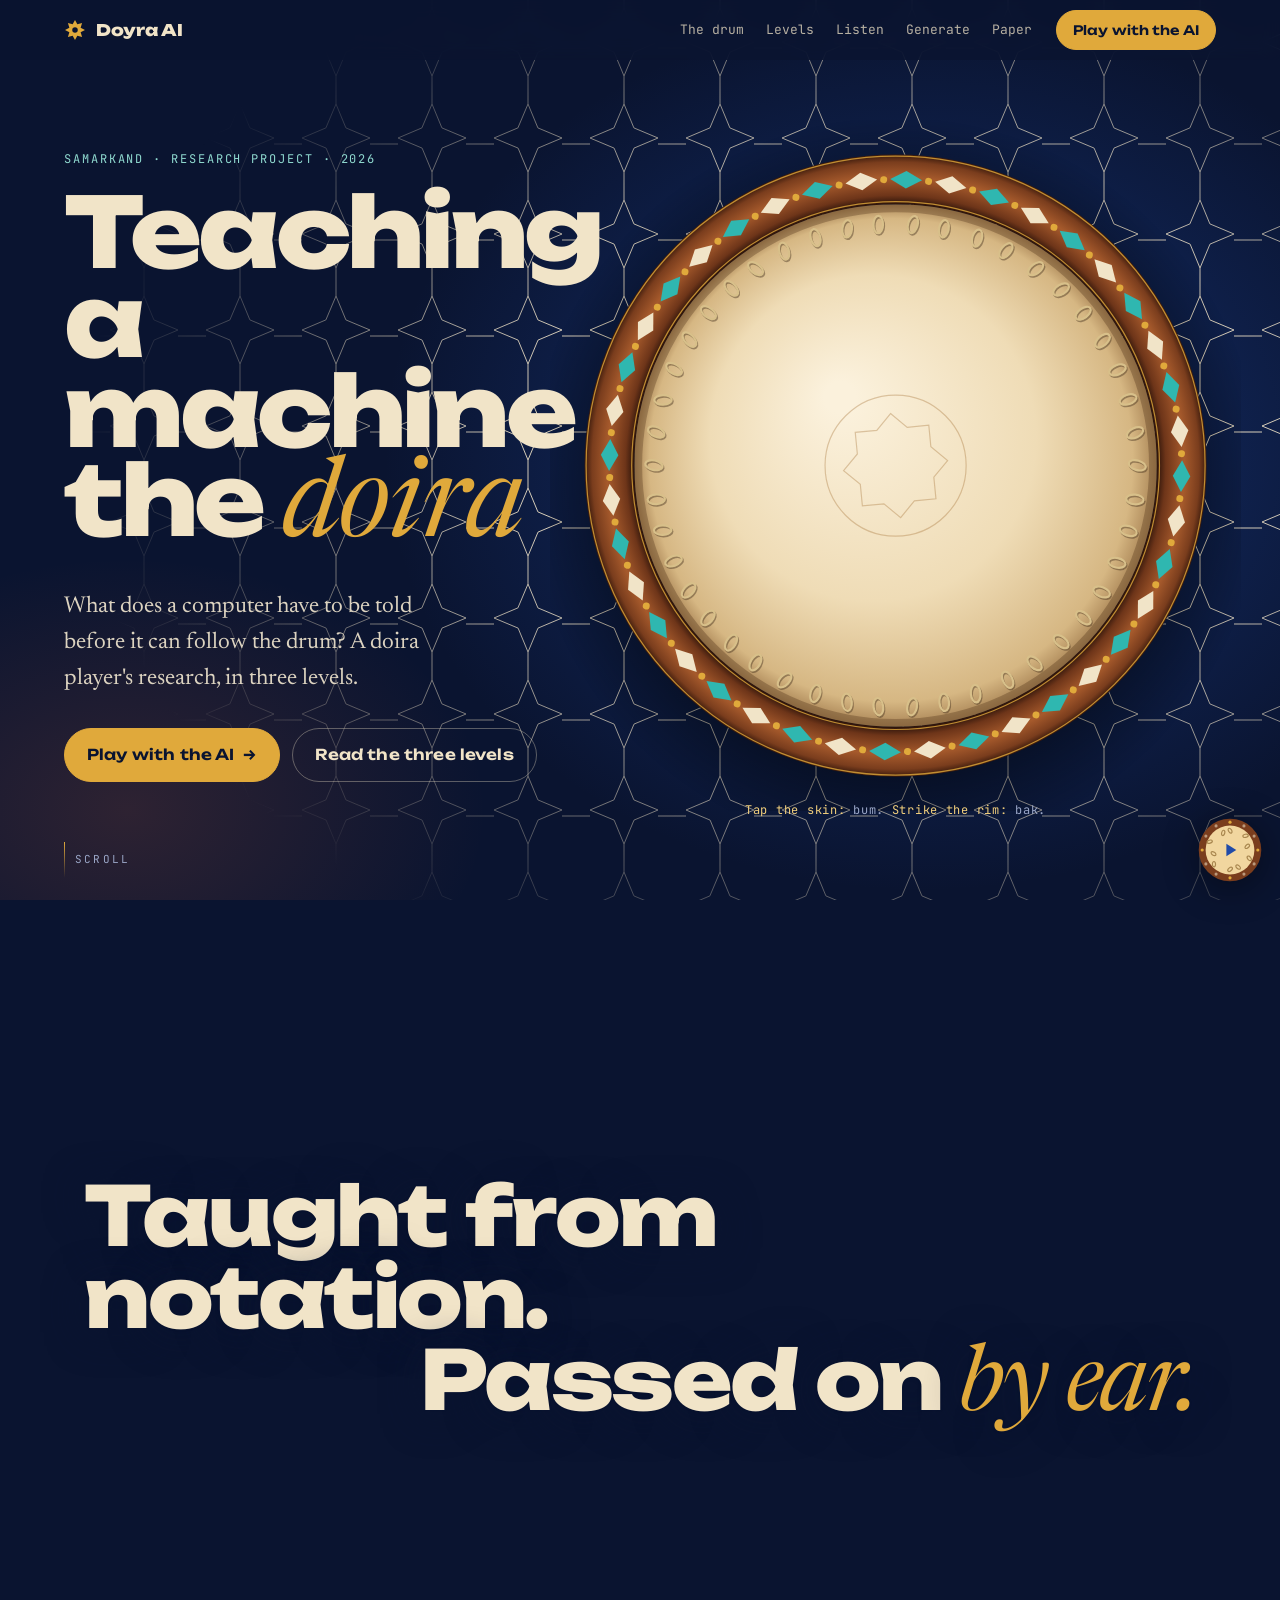
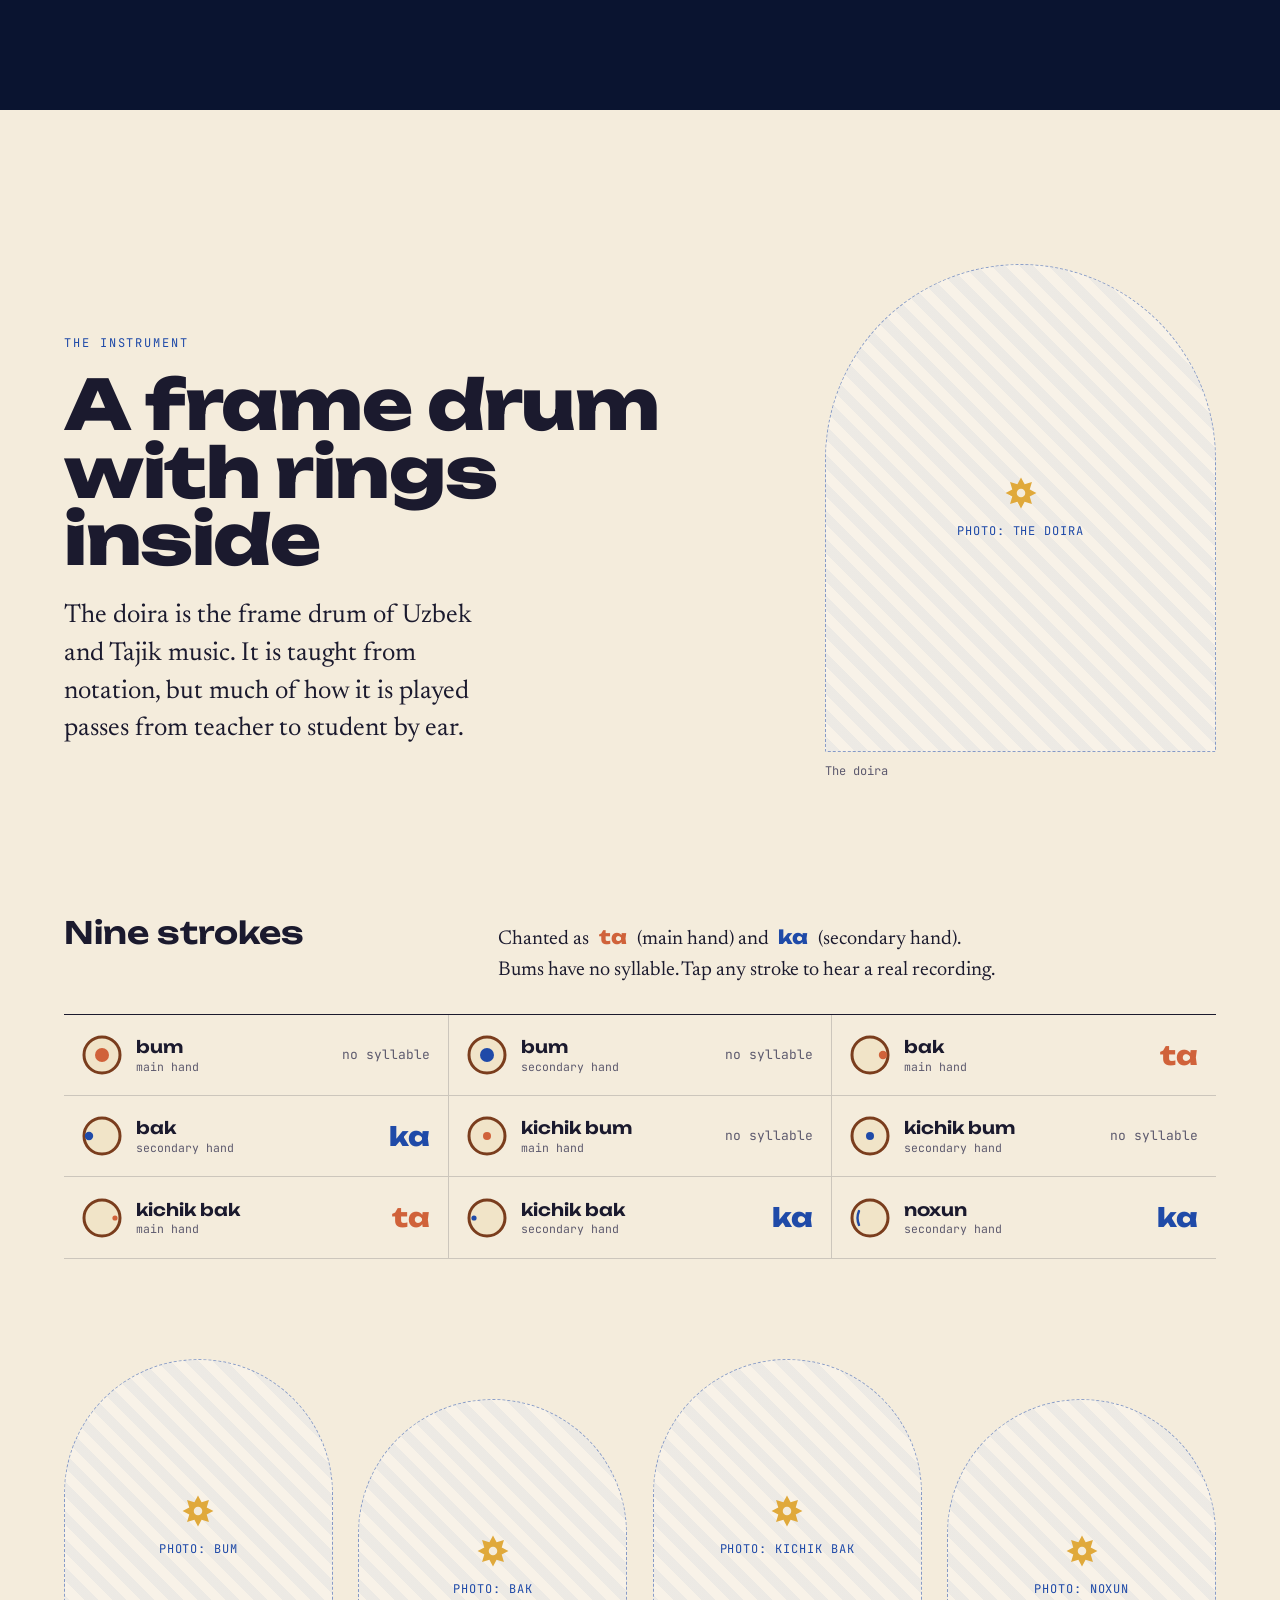
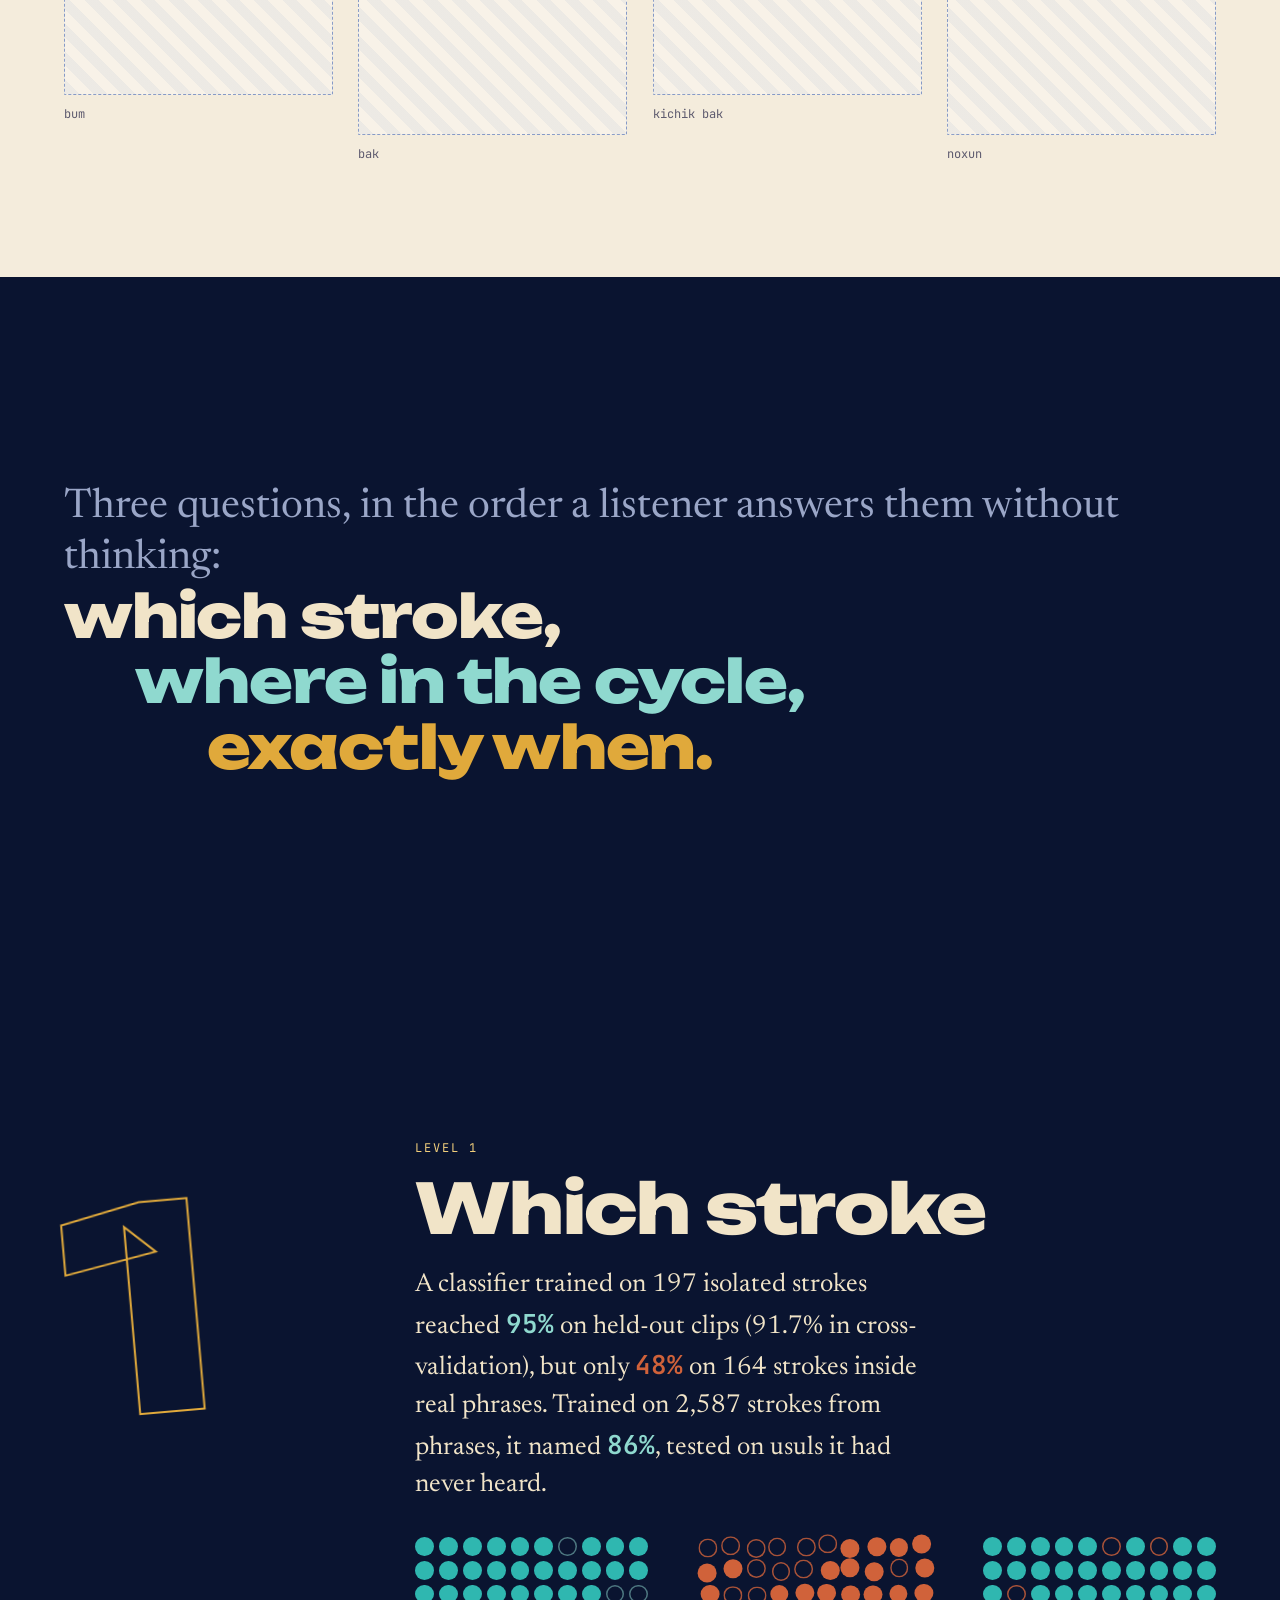
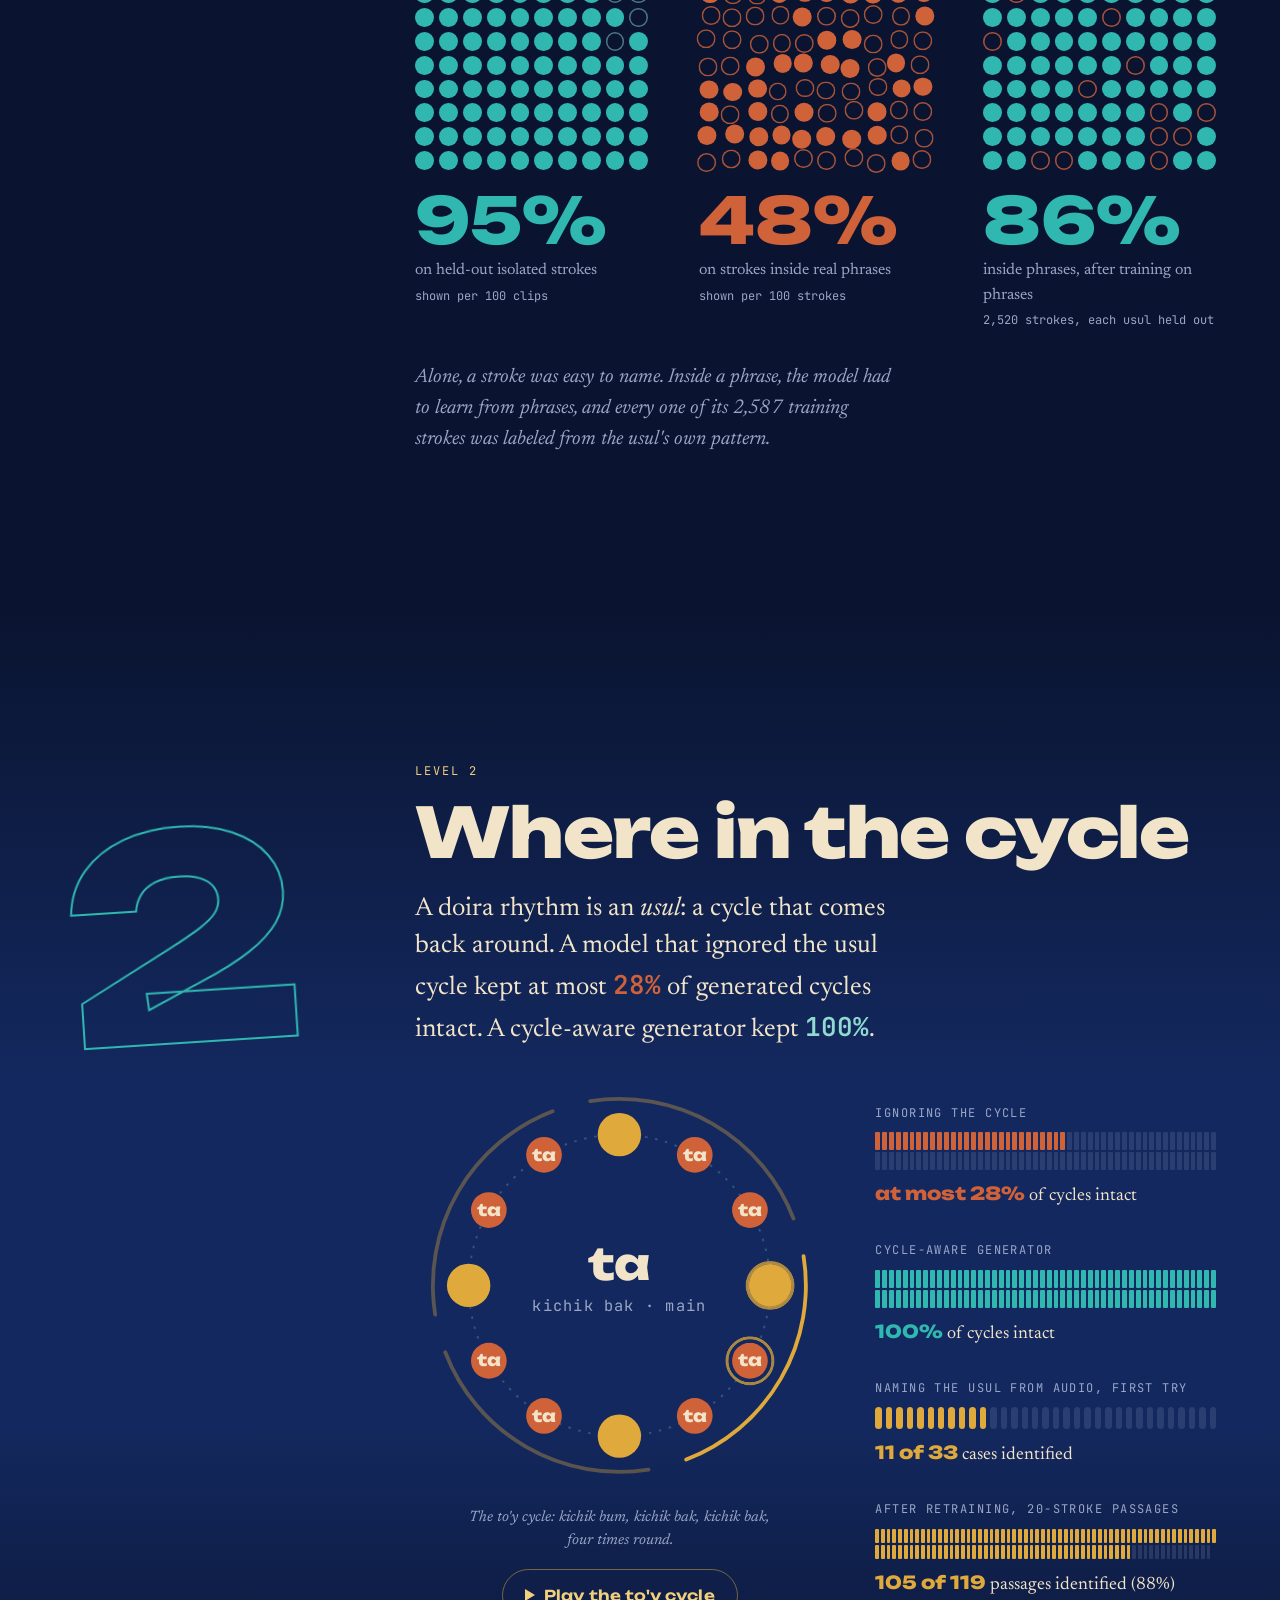
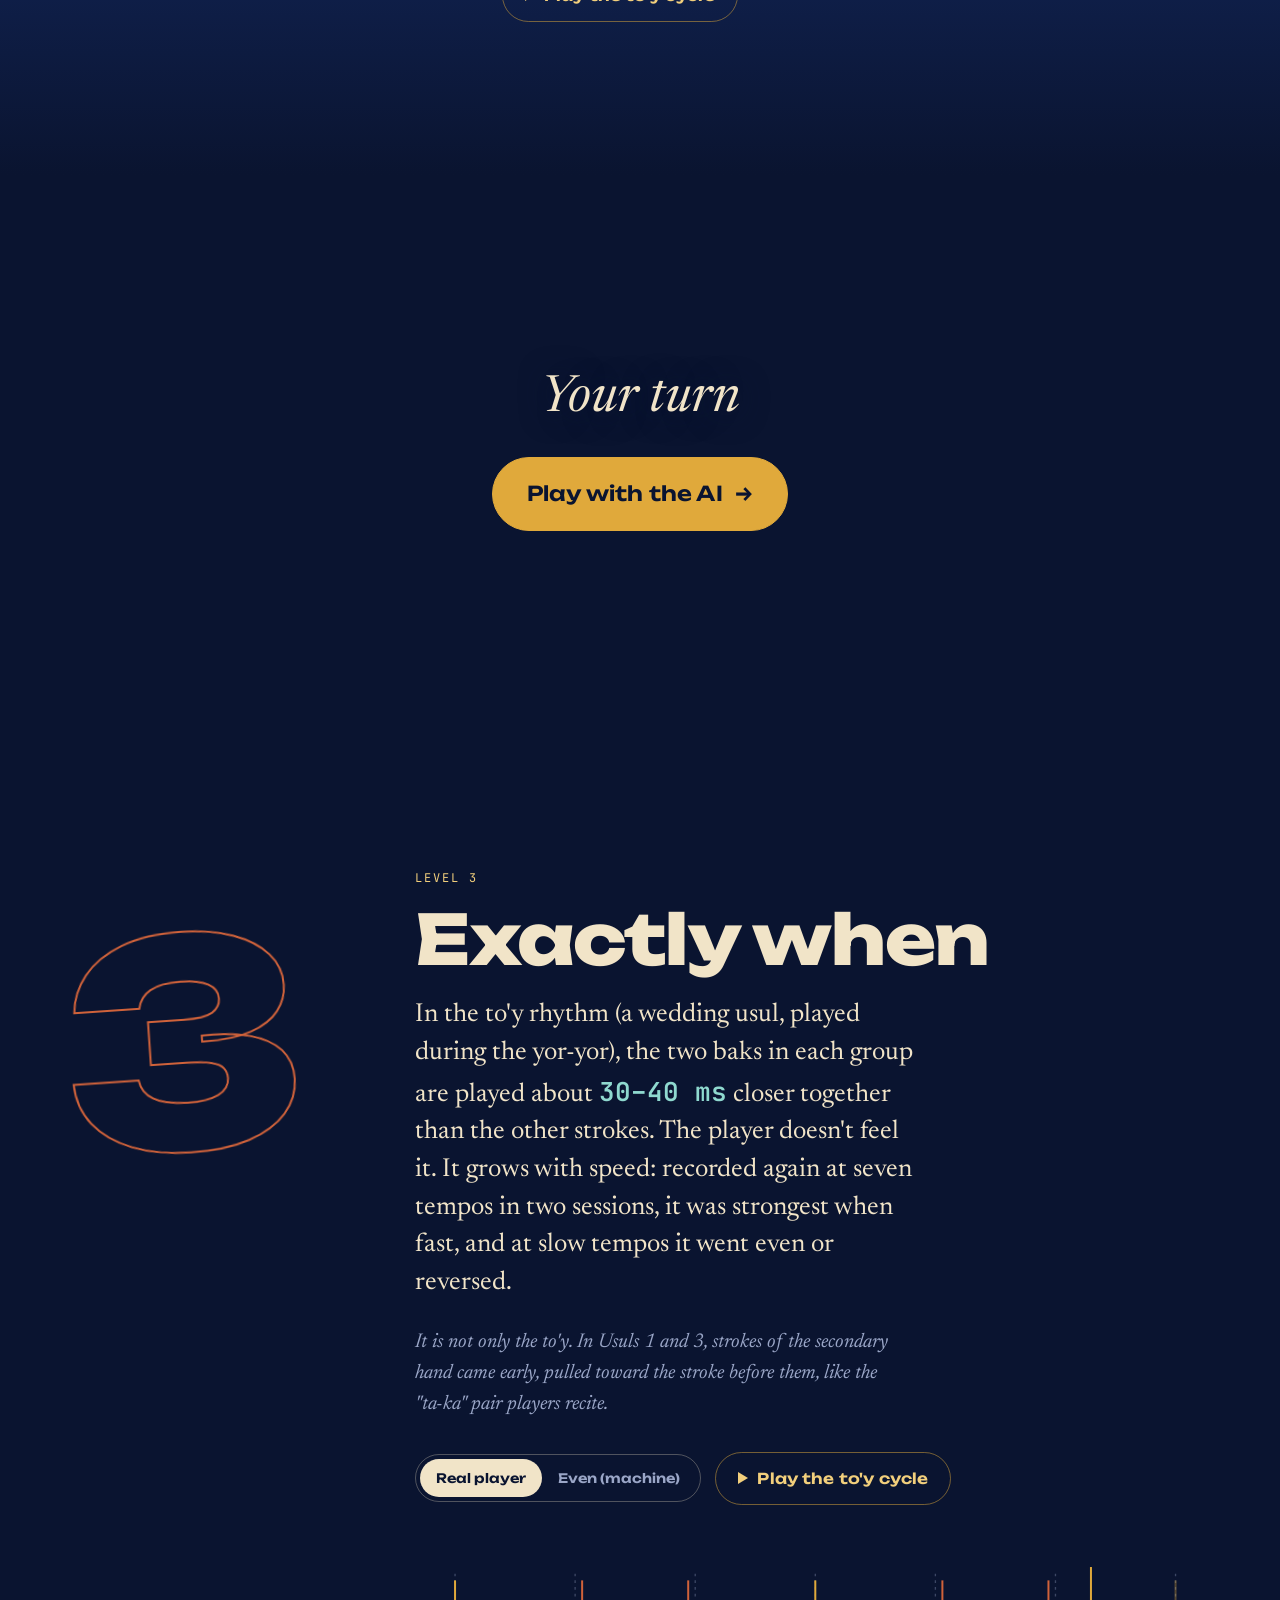
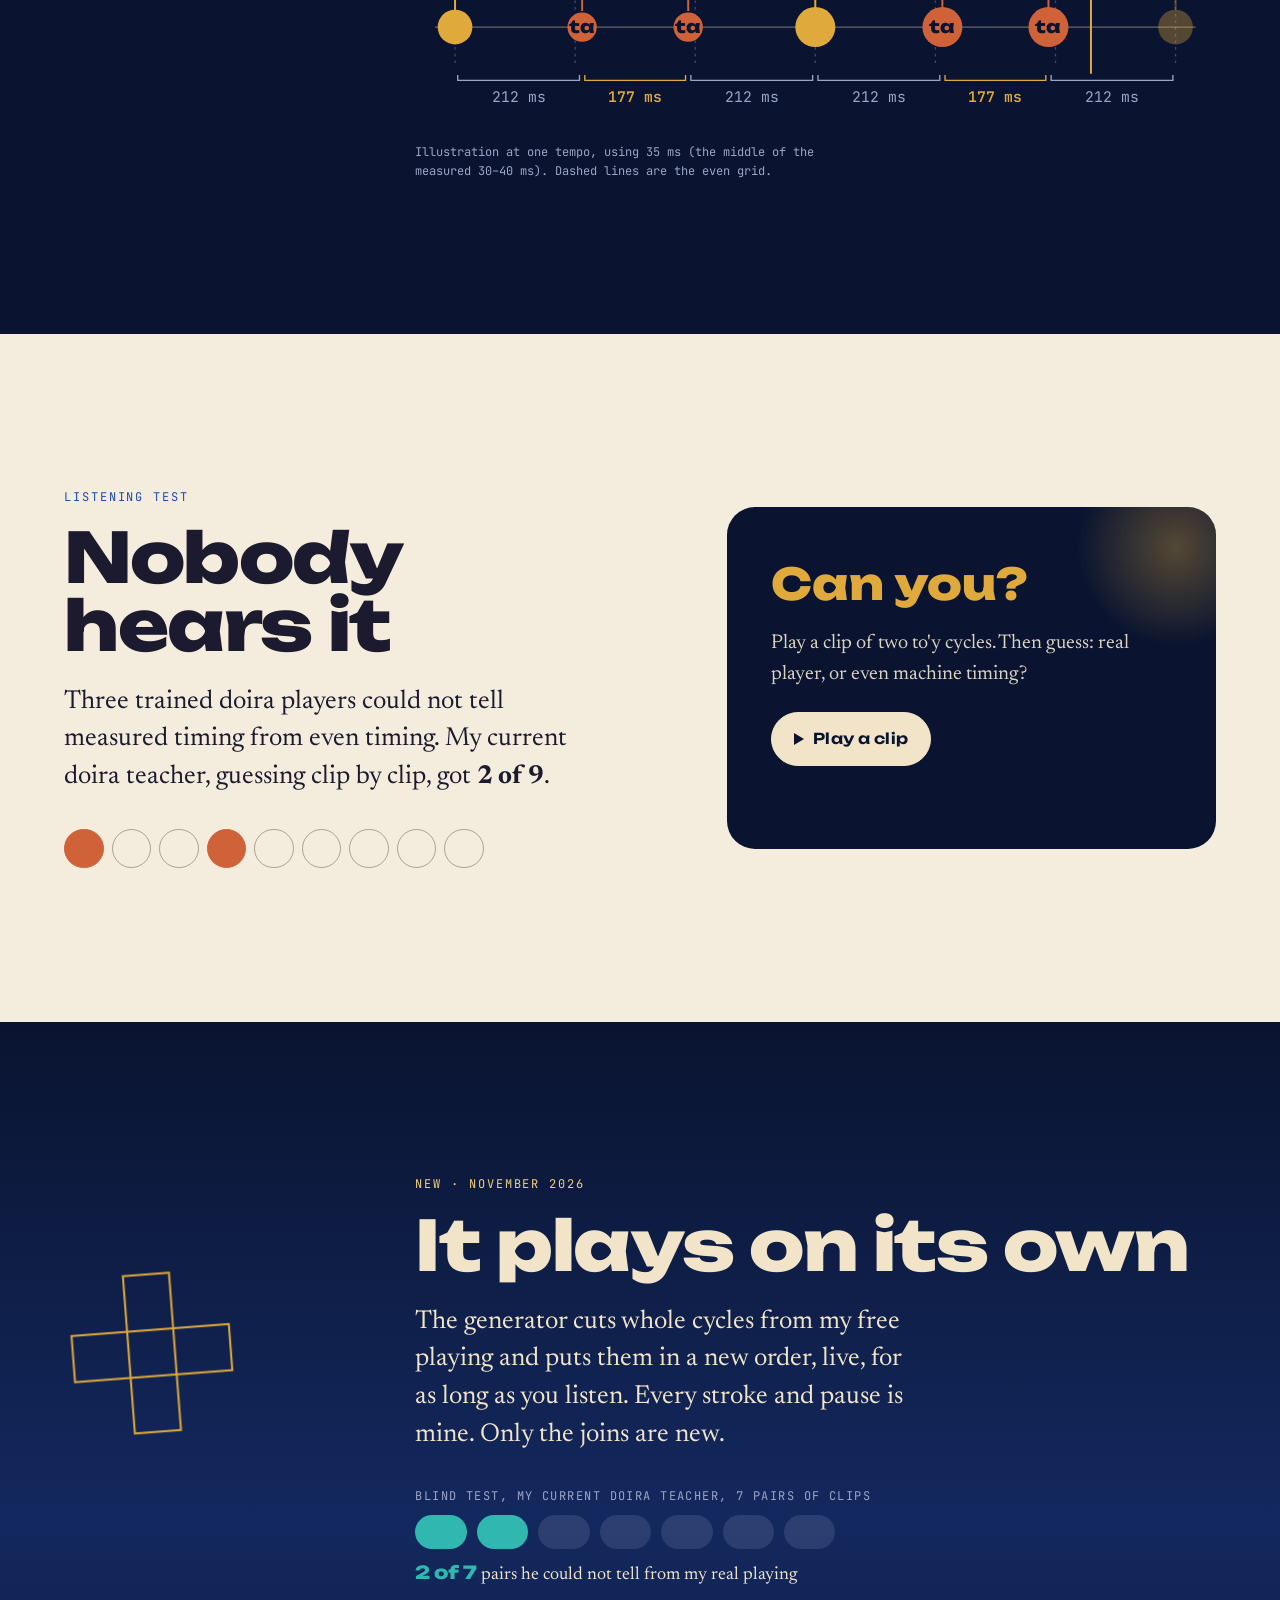
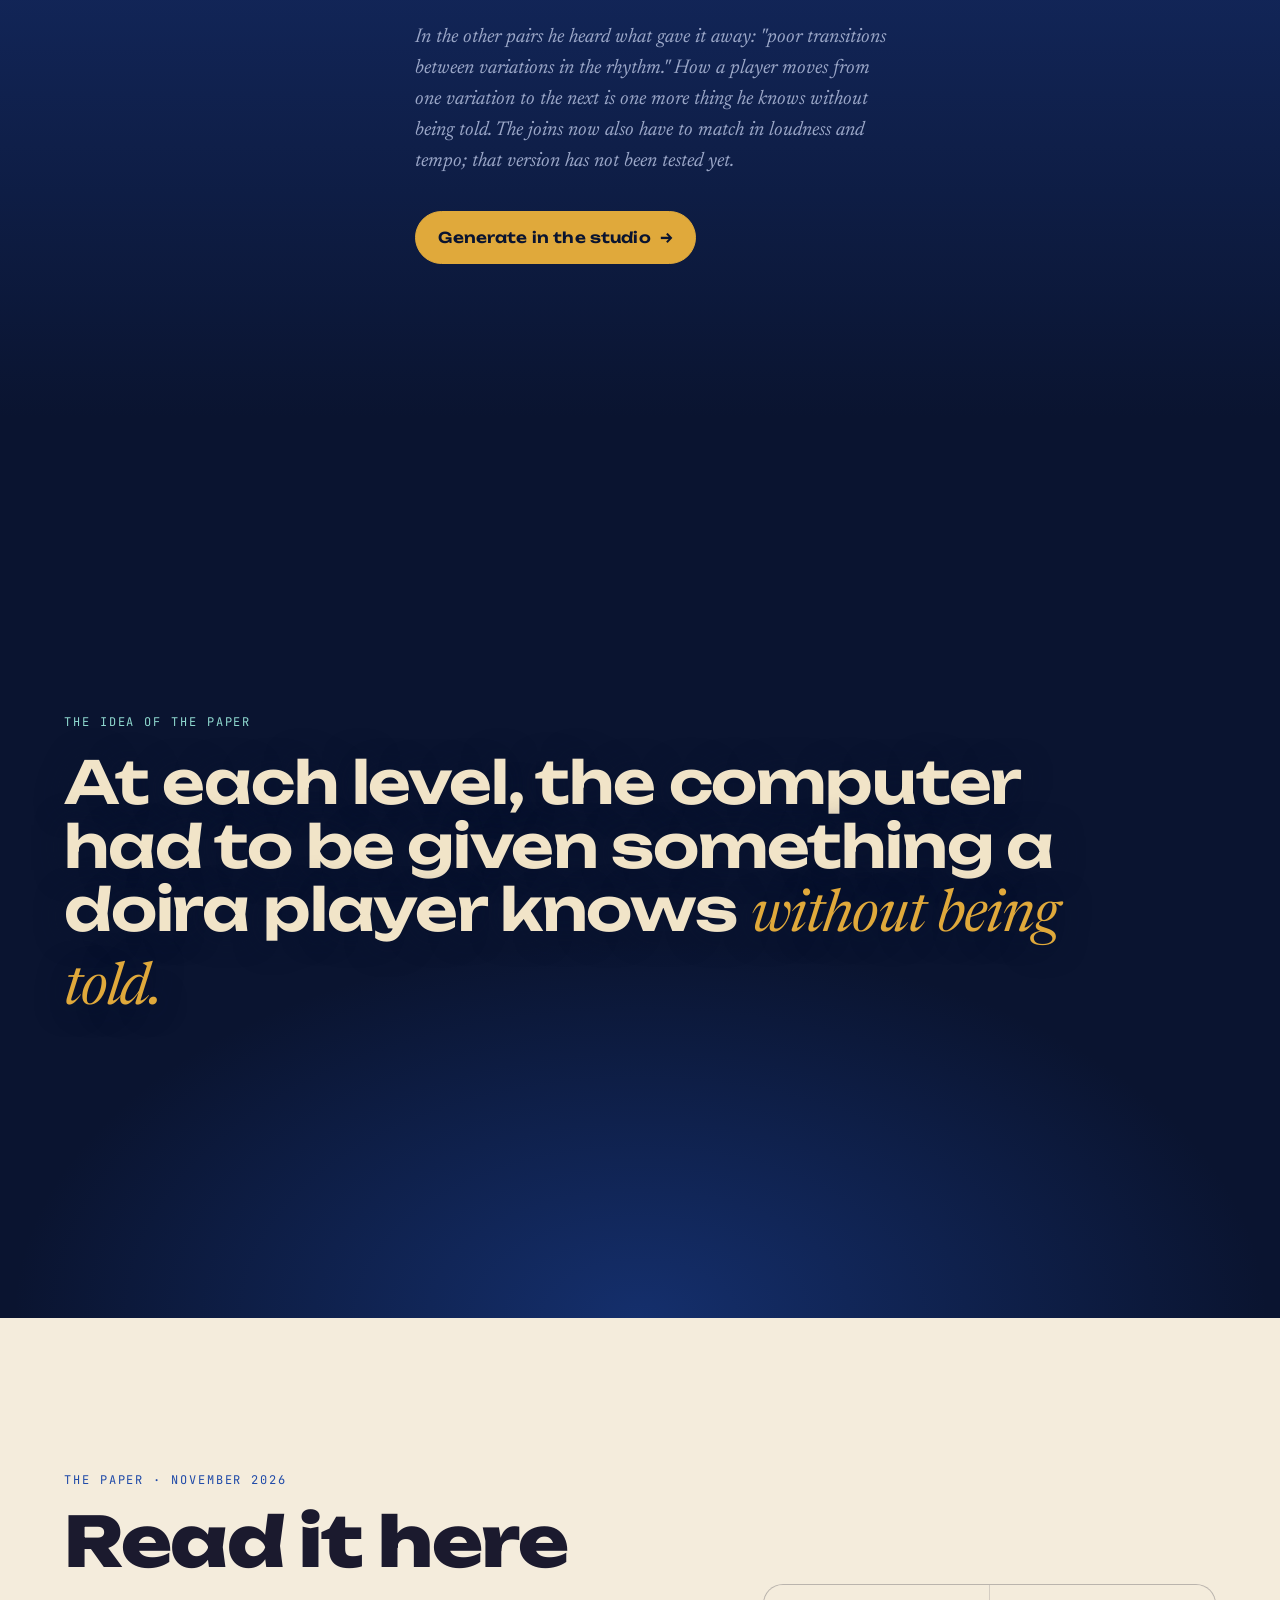
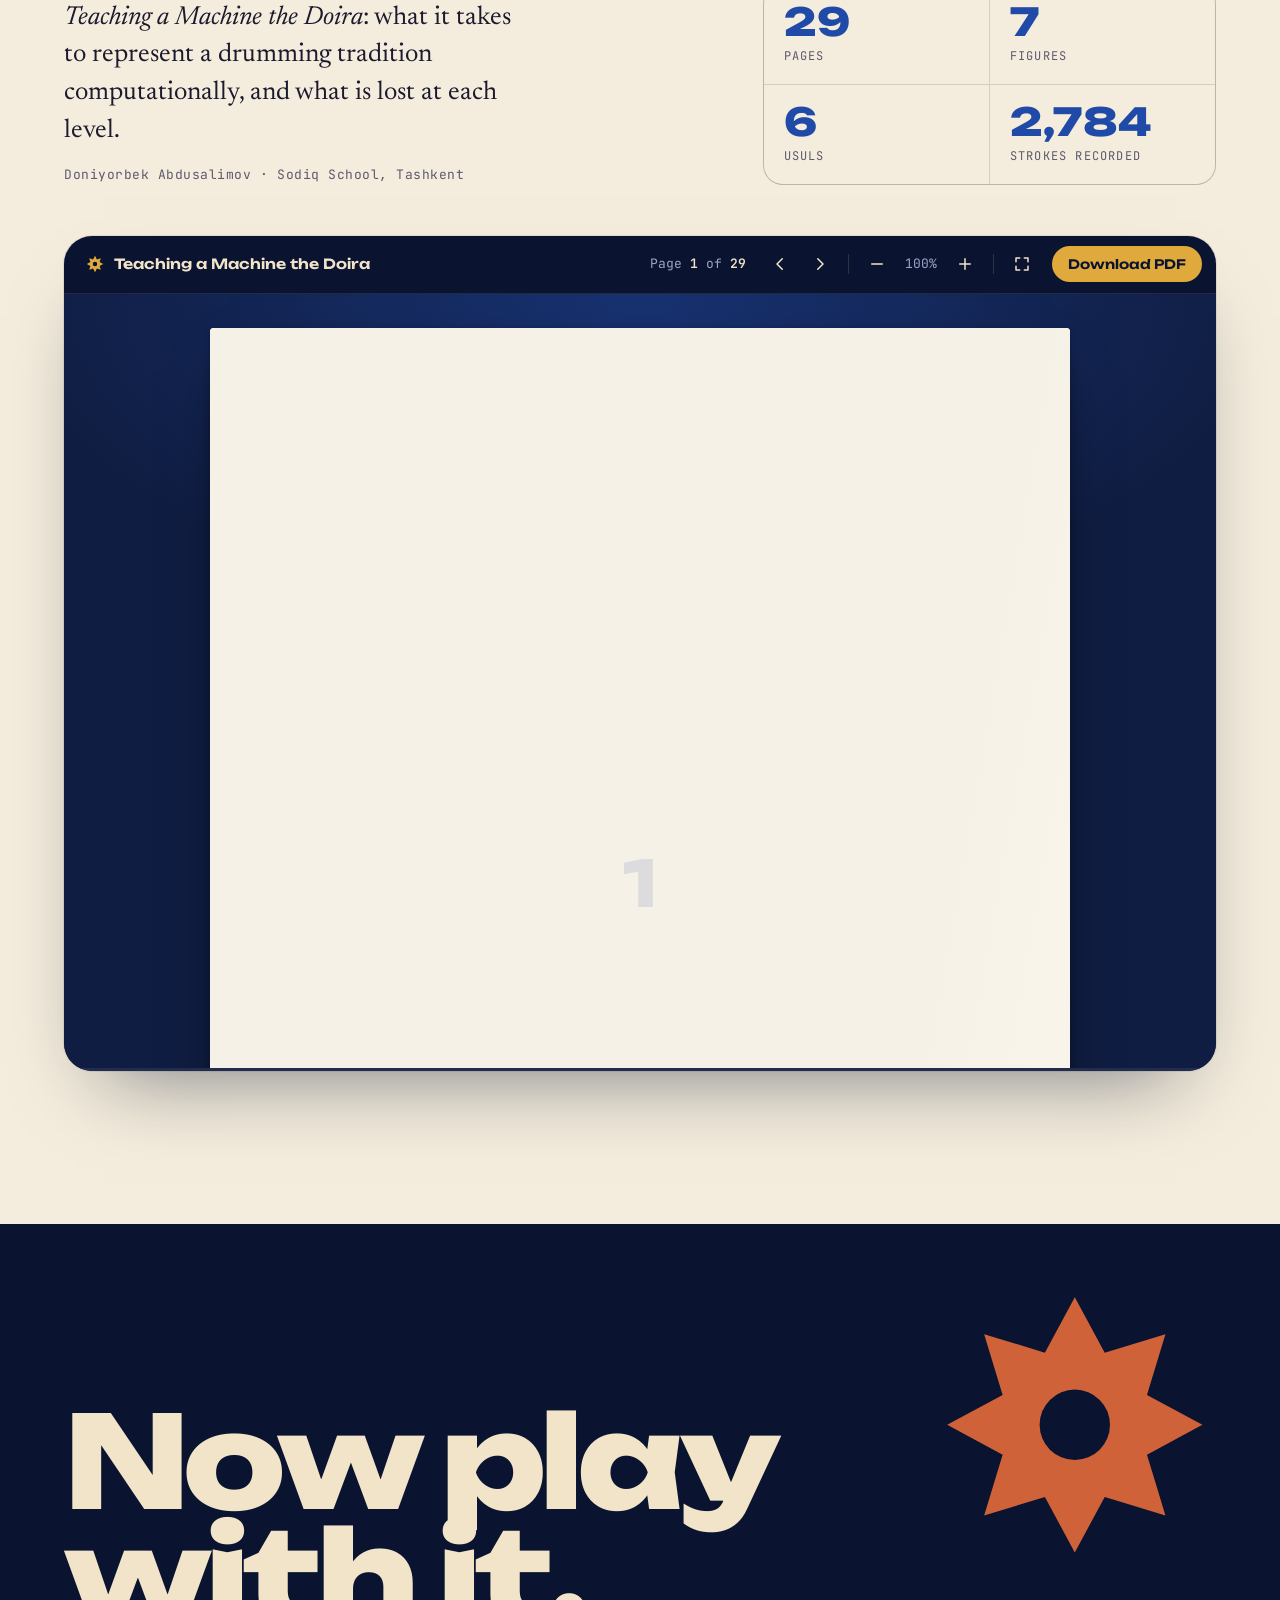
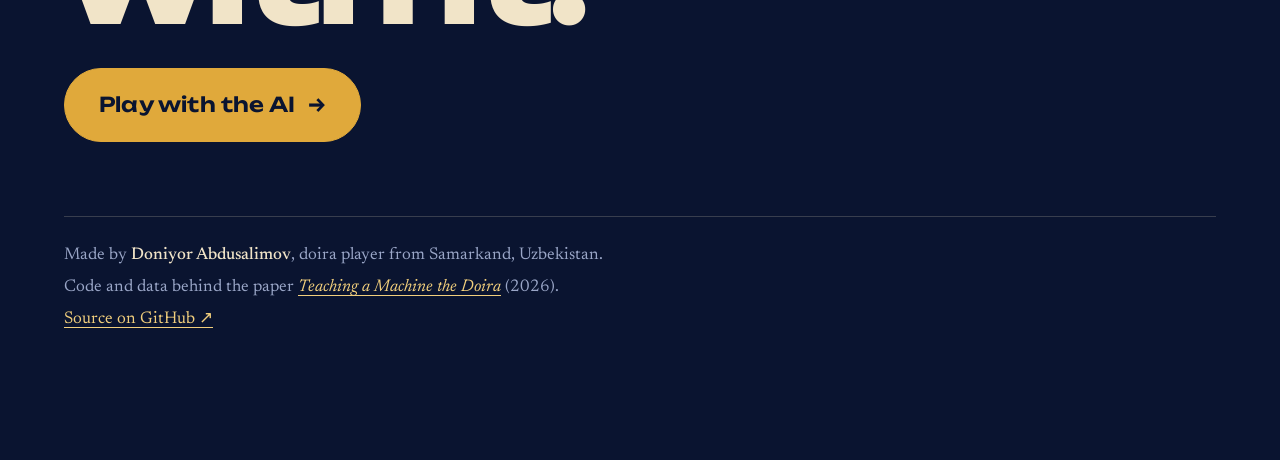
<file: doyra-ai-site/index.html>
<!doctype html>
<html lang="en">
<head>
<meta charset="utf-8">
<meta name="viewport" content="width=device-width, initial-scale=1">
<title>Doyra AI — Teaching a Machine the Doira</title>
<meta name="description" content="Doyra AI: a doira player's research into what a computer has to be told before it can follow the Uzbek frame drum.">
<meta name="theme-color" content="#0a1430">
<link rel="preconnect" href="https://fonts.googleapis.com">
<link rel="preconnect" href="https://fonts.gstatic.com" crossorigin>
<link href="https://fonts.googleapis.com/css2?family=Unbounded:wght@400;600;800&family=Newsreader:ital,opsz,wght@0,6..72,400;0,6..72,500;1,6..72,400&family=JetBrains+Mono:wght@400;600&display=swap" rel="stylesheet">
<link rel="stylesheet" href="style.css">
<link rel="icon" href="data:image/svg+xml,%3Csvg xmlns='http://www.w3.org/2000/svg' viewBox='0 0 32 32'%3E%3Ccircle cx='16' cy='16' r='15' fill='%23c2562d'/%3E%3Ccircle cx='16' cy='16' r='11' fill='%23f1e4c8'/%3E%3Cpath d='M16 9l2 5 5 2-5 2-2 5-2-5-5-2 5-2z' fill='%23e0a93b'/%3E%3C/svg%3E">
</head>
<body>

<a class="skip" href="#drum">Skip to content</a>

<header class="nav">
  <a class="wordmark" href="#top" aria-label="Doyra AI, back to top">
    <svg viewBox="0 0 32 32" aria-hidden="true"><use href="#star8"/></svg>
    <span>Doyra&nbsp;AI</span>
  </a>
  <nav class="nav-links" aria-label="Sections">
    <a href="#drum">The drum</a>
    <a href="#level-1">Levels</a>
    <a href="#listen">Listen</a>
    <a href="#generate">Generate</a>
    <a href="#paper">Paper</a>
  </nav>
  <a class="btn btn-gold btn-sm" href="studio/index.html">Play with the AI</a>
</header>

<main id="top">

  <!-- ============================== HERO ============================== -->
  <section class="hero" aria-labelledby="hero-title">
    <svg class="hero-lattice" aria-hidden="true"><rect width="100%" height="100%" fill="url(#lattice)"/></svg>

    <div class="hero-copy">
      <p class="eyebrow">Samarkand · Research project · 2026</p>
      <h1 id="hero-title" class="hero-title">
        <span class="line">Teaching</span>
        <span class="line">a machine</span>
        <span class="line">the <em>doira</em></span>
      </h1>
      <p class="hero-sub">What does a computer have to be told before it can follow the drum? A doira player's research, in three levels.</p>
      <div class="hero-actions">
        <a class="btn btn-gold" href="studio/index.html">Play with the AI <span aria-hidden="true">→</span></a>
        <a class="btn btn-ghost" href="#level-1">Read the three levels</a>
      </div>
    </div>

    <div class="hero-drum" id="hero-drum">
      <canvas id="drum-canvas" aria-hidden="true"></canvas>
      <div class="drum-keys">
        <button type="button" class="drum-key" data-stroke="bum_main">Play bum <kbd>B</kbd></button>
        <button type="button" class="drum-key" data-stroke="bak_main">Play bak <kbd>K</kbd></button>
      </div>
      <p class="drum-hint" id="drum-hint"><span>Tap the skin:</span> bum. <span>Strike the rim:</span> bak.</p>
      <p class="drum-readout" id="drum-readout" aria-live="polite"></p>
    </div>

    <div class="hero-scroll" aria-hidden="true"><span>scroll</span></div>
  </section>

  <!-- ============================== GIRIH INTERLUDE ============================== -->
  <section class="girih-band" aria-label="Interlude">
    <canvas class="girih" data-girih="band" aria-hidden="true"></canvas>
    <p class="girih-words">
      <span>Taught from notation.</span>
      <span>Passed on <em>by ear.</em></span>
    </p>
  </section>

  <!-- ============================== THE DRUM ============================== -->
  <section class="drum-section paper" id="drum" aria-labelledby="drum-title">
    <div class="drum-intro">
      <div>
        <p class="eyebrow eyebrow-dark">The instrument</p>
        <h2 id="drum-title" class="h2">A frame drum<br>with rings inside</h2>
        <p class="lede">The doira is the frame drum of Uzbek and Tajik music. It is taught from notation, but much of how it is played passes from teacher to student by ear.</p>
      </div>

      <!-- PHOTO SLOT 1 of 5: doira. Replace the .photo-slot__empty div with
           <img src="assets/photos/doira.jpg" alt="The doira, front view"> -->
      <figure class="photo-slot photo-slot--tall" data-photo="doira">
        <div class="photo-slot__empty"><svg viewBox="0 0 32 32" aria-hidden="true"><use href="#star8"/></svg><span>Photo: the doira</span></div>
        <figcaption>The doira</figcaption>
      </figure>
    </div>

    <div class="strokes">
      <div class="strokes-head">
        <h3 class="h3">Nine strokes</h3>
        <p>Chanted as <b class="syl syl-ta">ta</b> (main hand) and <b class="syl syl-ka">ka</b> (secondary hand). Bums have no syllable. Tap any stroke to hear a real recording.</p>
      </div>
      <ul class="stroke-grid" id="stroke-grid">
        <!-- filled by script.js -->
      </ul>
    </div>

    <div class="gesture-photos">
      <!-- PHOTO SLOTS 2–5: bum, bak, kichik bak, noxun. Replace each .photo-slot__empty div with
           <img src="assets/photos/<name>.jpg" alt="..."> -->
      <figure class="photo-slot" data-photo="bum">
        <div class="photo-slot__empty"><svg viewBox="0 0 32 32" aria-hidden="true"><use href="#star8"/></svg><span>Photo: bum</span></div>
        <figcaption>bum</figcaption>
      </figure>
      <figure class="photo-slot" data-photo="bak">
        <div class="photo-slot__empty"><svg viewBox="0 0 32 32" aria-hidden="true"><use href="#star8"/></svg><span>Photo: bak</span></div>
        <figcaption>bak</figcaption>
      </figure>
      <figure class="photo-slot" data-photo="kichik-bak">
        <div class="photo-slot__empty"><svg viewBox="0 0 32 32" aria-hidden="true"><use href="#star8"/></svg><span>Photo: kichik bak</span></div>
        <figcaption>kichik bak</figcaption>
      </figure>
      <figure class="photo-slot" data-photo="noxun">
        <div class="photo-slot__empty"><svg viewBox="0 0 32 32" aria-hidden="true"><use href="#star8"/></svg><span>Photo: noxun</span></div>
        <figcaption>noxun</figcaption>
      </figure>
    </div>
  </section>

  <!-- ============================== OVERTURE ============================== -->
  <section class="overture" aria-label="Three levels">
    <p class="overture-line" data-reveal>
      Three questions, in the order a listener answers them without thinking:
      <span class="q q1">which stroke,</span>
      <span class="q q2">where in the cycle,</span>
      <span class="q q3">exactly when.</span>
    </p>
  </section>

  <!-- ============================== LEVEL 1 ============================== -->
  <section class="level level-1" id="level-1" data-scroll aria-labelledby="l1-title">
    <div class="level-num" aria-hidden="true">1</div>
    <div class="level-body">
      <p class="eyebrow">Level 1</p>
      <h2 id="l1-title" class="h2">Which stroke</h2>
      <p class="lede">A classifier trained on 197 isolated strokes reached <b class="hl">95%</b> on held-out clips (91.7% in cross-validation), but only <b class="hl hl-clay">48%</b> on 164 strokes inside real phrases. Trained on 2,587 strokes from phrases, it named <b class="hl">86%</b>, tested on usuls it had never heard.</p>

      <div class="dots-duo dots-trio" data-reveal>
        <figure class="dots-panel">
          <div class="dots" id="dots-isolated"></div>
          <figcaption><span class="big">95%</span> on held-out isolated strokes <small>shown per 100 clips</small></figcaption>
        </figure>
        <figure class="dots-panel">
          <div class="dots dots-phrase" id="dots-phrase"></div>
          <figcaption><span class="big clay">48%</span> on strokes inside real phrases <small>shown per 100 strokes</small></figcaption>
        </figure>
        <figure class="dots-panel">
          <div class="dots dots-phrase2" id="dots-phrase2"></div>
          <figcaption><span class="big">86%</span> inside phrases, after training on phrases <small>2,520 strokes, each usul held out</small></figcaption>
        </figure>
      </div>
      <p class="aside">Alone, a stroke was easy to name. Inside a phrase, the model had to learn from phrases, and every one of its 2,587 training strokes was labeled from the usul's own pattern.</p>
    </div>
  </section>

  <!-- ============================== LEVEL 2 ============================== -->
  <section class="level level-2" id="level-2" data-scroll aria-labelledby="l2-title">
    <canvas class="girih girih-ghost" data-girih="ghost" aria-hidden="true"></canvas>
    <div class="level-num" aria-hidden="true">2</div>
    <div class="level-body">
      <p class="eyebrow">Level 2</p>
      <h2 id="l2-title" class="h2">Where in the cycle</h2>
      <p class="lede">A doira rhythm is an <em>usul</em>: a cycle that comes back around. A model that ignored the usul cycle kept at most <b class="hl hl-clay">28%</b> of generated cycles intact. A cycle-aware generator kept <b class="hl">100%</b>.</p>

      <div class="usul-stage">
        <figure class="usul" id="usul">
          <svg viewBox="-160 -160 320 320" class="usul-svg" role="img" aria-labelledby="usul-cap">
            <circle class="usul-track" r="118"/>
            <g id="usul-arcs"></g>
            <g id="usul-dots"></g>
            <text class="usul-center" id="usul-center" y="-4" text-anchor="middle">to'y</text>
            <text class="usul-center-sub" id="usul-center-sub" y="20" text-anchor="middle">12 strokes</text>
          </svg>
          <figcaption id="usul-cap">The to'y cycle: kichik bum, kichik bak, kichik bak, four times round.</figcaption>
          <button type="button" class="btn btn-ring" data-play-toy><span class="play-icon" aria-hidden="true"></span><span class="label">Play the to'y cycle</span></button>
        </figure>

        <div class="cycle-stats" data-reveal>
          <div class="stat">
            <p class="stat-label">Ignoring the cycle</p>
            <div class="ticks" data-lit="28" data-tone="clay"></div>
            <p class="stat-value"><span class="clay">at most 28%</span> of cycles intact</p>
          </div>
          <div class="stat">
            <p class="stat-label">Cycle-aware generator</p>
            <div class="ticks" data-lit="100" data-tone="turq"></div>
            <p class="stat-value"><span class="turq">100%</span> of cycles intact</p>
          </div>
          <div class="stat">
            <p class="stat-label">Naming the usul from audio, first try</p>
            <div class="ticks ticks-33" data-total="33" data-lit="11" data-tone="gold"></div>
            <p class="stat-value"><span class="gold">11 of 33</span> cases identified</p>
          </div>
          <div class="stat">
            <p class="stat-label">After retraining, 20-stroke passages</p>
            <div class="ticks ticks-119" data-total="119" data-lit="105" data-tone="gold"></div>
            <p class="stat-value"><span class="gold">105 of 119</span> passages identified (88%)</p>
          </div>
        </div>
      </div>
    </div>
  </section>

  <!-- ============================== CTA (middle) ============================== -->
  <section class="cta-band" aria-label="Try it">
    <canvas class="girih" data-girih="cta" aria-hidden="true"></canvas>
    <div class="cta-inner">
      <p class="cta-kicker">Your turn</p>
      <a class="btn btn-gold btn-xl" href="studio/index.html">Play with the AI <span aria-hidden="true">→</span></a>
    </div>
  </section>

  <!-- ============================== LEVEL 3 ============================== -->
  <section class="level level-3" id="level-3" data-scroll aria-labelledby="l3-title">
    <div class="level-num" aria-hidden="true">3</div>
    <div class="level-body">
      <p class="eyebrow">Level 3</p>
      <h2 id="l3-title" class="h2">Exactly when</h2>
      <p class="lede">In the to'y rhythm (a wedding usul, played during the yor-yor), the two baks in each group are played about <b class="hl">30–40&nbsp;ms</b> closer together than the other strokes. The player doesn't feel it. It grows with speed: recorded again at seven tempos in two sessions, it was strongest when fast, and at slow tempos it went even or reversed.</p>
      <p class="aside aside-top">It is not only the to'y. In Usuls 1 and 3, strokes of the secondary hand came early, pulled toward the stroke before them, like the "ta-ka" pair players recite.</p>

      <div class="timing" id="timing">
        <div class="timing-controls">
          <div class="seg" role="radiogroup" aria-label="Timing">
            <button type="button" role="radio" aria-checked="true" data-mode="real">Real player</button>
            <button type="button" role="radio" aria-checked="false" data-mode="even">Even (machine)</button>
          </div>
          <button type="button" class="btn btn-ring" data-play-toy><span class="play-icon" aria-hidden="true"></span><span class="label">Play the to'y cycle</span></button>
        </div>
        <svg class="timing-svg" id="timing-svg" viewBox="0 0 1200 300" role="img" aria-labelledby="timing-desc">
          <desc id="timing-desc">Two groups of the to'y cycle on a time line. In real timing the two baks of each group sit closer together than the even grid.</desc>
        </svg>
        <p class="timing-note">Illustration at one tempo, using 35&nbsp;ms (the middle of the measured 30–40&nbsp;ms). Dashed lines are the even grid.</p>
      </div>
    </div>
  </section>

  <!-- ============================== LISTENING TEST ============================== -->
  <section class="listen paper" id="listen" aria-labelledby="listen-title">
    <div class="listen-grid">
      <div>
        <p class="eyebrow eyebrow-dark">Listening test</p>
        <h2 id="listen-title" class="h2">Nobody hears it</h2>
        <p class="lede">Three trained doira players could not tell measured timing from even timing. My current doira teacher, guessing clip by clip, got <b>2 of 9</b>.</p>
        <div class="nine" aria-label="2 of 9 correct">
          <span class="on"></span><span></span><span></span><span class="on"></span><span></span><span></span><span></span><span></span><span></span>
        </div>
      </div>

      <div class="game" id="game">
        <p class="game-title">Can you?</p>
        <p class="game-text" id="game-text">Play a clip of two to'y cycles. Then guess: real player, or even machine timing?</p>
        <button type="button" class="btn btn-ink" id="game-play"><span class="play-icon" aria-hidden="true"></span><span class="label">Play a clip</span></button>
        <div class="game-guess" id="game-guess" hidden>
          <button type="button" class="btn btn-ghost-dark" data-guess="real">Real player</button>
          <button type="button" class="btn btn-ghost-dark" data-guess="even">Even</button>
        </div>
        <p class="game-score" id="game-score" aria-live="polite"></p>
      </div>
    </div>
  </section>

  <!-- ============================== GENERATE ============================== -->
  <section class="level level-gen" id="generate" data-scroll aria-labelledby="gen-title">
    <div class="level-num" aria-hidden="true">+</div>
    <div class="level-body">
      <p class="eyebrow">New · November 2026</p>
      <h2 id="gen-title" class="h2">It plays on its own</h2>
      <p class="lede">The generator cuts whole cycles from my free playing and puts them in a new order, live, for as long as you listen. Every stroke and pause is mine. Only the joins are new.</p>
      <div class="cycle-stats" data-reveal>
        <div class="stat">
          <p class="stat-label">Blind test, my current doira teacher, 7 pairs of clips</p>
          <div class="ticks ticks-7" data-total="7" data-lit="2" data-tone="turq"></div>
          <p class="stat-value"><span class="turq">2 of 7</span> pairs he could not tell from my real playing</p>
        </div>
      </div>
      <p class="aside">In the other pairs he heard what gave it away: "poor transitions between variations in the rhythm." How a player moves from one variation to the next is one more thing he knows without being told. The joins now also have to match in loudness and tempo; that version has not been tested yet.</p>
      <a class="btn btn-gold gen-cta" href="studio/index.html#generate">Generate in the studio <span aria-hidden="true">→</span></a>
    </div>
  </section>

  <!-- ============================== CORE IDEA ============================== -->
  <section class="core" aria-labelledby="core-title">
    <canvas id="rain" aria-hidden="true"></canvas>
    <div class="core-inner">
      <p class="eyebrow">The idea of the paper</p>
      <h2 id="core-title" class="core-text" data-reveal>
        At each level, the computer had to be given something a doira player knows <em>without being told.</em>
      </h2>
    </div>
  </section>

  <!-- ============================== THE PAPER ============================== -->
  <section class="read paper" id="paper" aria-labelledby="paper-title">
    <div class="read-inner">
      <div class="read-head">
        <div class="read-copy">
          <p class="eyebrow eyebrow-dark">The paper · November 2026</p>
          <h2 id="paper-title" class="h2">Read it here</h2>
          <p class="lede"><cite>Teaching a Machine the Doira</cite>: what it takes to represent a drumming tradition computationally, and what is lost at each level.</p>
          <p class="read-byline">Doniyorbek Abdusalimov · Sodiq School, Tashkent</p>
        </div>
        <ul class="read-facts" aria-label="The paper in numbers">
          <li><b>29</b><span>pages</span></li>
          <li><b>7</b><span>figures</span></li>
          <li><b>6</b><span>usuls</span></li>
          <li><b>2,784</b><span>strokes recorded</span></li>
        </ul>
      </div>

      <div class="reader" id="reader" data-src="paper/Teaching_a_Machine_the_Doira.pdf">
        <div class="reader-bar">
          <span class="reader-title"><svg viewBox="0 0 32 32" aria-hidden="true"><use href="#star8"/></svg>Teaching a Machine the Doira</span>
          <span class="reader-count" aria-live="polite">Page <b data-r-page>1</b> of <b data-r-total>29</b></span>
          <div class="reader-tools">
            <button type="button" data-r="prev" aria-label="Previous page"><svg viewBox="0 0 24 24" aria-hidden="true"><path d="M15 5l-7 7 7 7"/></svg></button>
            <button type="button" data-r="next" aria-label="Next page"><svg viewBox="0 0 24 24" aria-hidden="true"><path d="M9 5l7 7-7 7"/></svg></button>
            <span class="reader-sep" aria-hidden="true"></span>
            <button type="button" data-r="out" aria-label="Zoom out"><svg viewBox="0 0 24 24" aria-hidden="true"><path d="M5 12h14"/></svg></button>
            <span class="reader-zoom" data-r-zoom>100%</span>
            <button type="button" data-r="in" aria-label="Zoom in"><svg viewBox="0 0 24 24" aria-hidden="true"><path d="M5 12h14M12 5v14"/></svg></button>
            <span class="reader-sep" aria-hidden="true"></span>
            <button type="button" data-r="full" aria-label="Full screen"><svg viewBox="0 0 24 24" aria-hidden="true"><path d="M4 9V4h5M20 9V4h-5M4 15v5h5M20 15v5h-5"/></svg></button>
            <a class="reader-dl" href="paper/Teaching_a_Machine_the_Doira.pdf" download>Download PDF</a>
          </div>
        </div>
        <div class="reader-scroll" tabindex="0" aria-label="Paper pages">
          <div class="reader-pages">
            <div class="reader-wait"><span class="reader-spin" aria-hidden="true"></span>Opening the paper…</div>
            <noscript><p class="reader-noscript"><a href="paper/Teaching_a_Machine_the_Doira.pdf">Open the paper (PDF)</a></p></noscript>
          </div>
        </div>
        <div class="reader-progress" aria-hidden="true"><i></i></div>
      </div>
    </div>
  </section>

  <!-- ============================== END ============================== -->
  <section class="finale" aria-labelledby="finale-title">
    <svg class="finale-star" viewBox="0 0 32 32" aria-hidden="true"><use href="#star8"/></svg>
    <h2 id="finale-title" class="finale-title">Now play<br>with it.</h2>
    <a class="btn btn-gold btn-xl" href="studio/index.html">Play with the AI <span aria-hidden="true">→</span></a>

    <div class="credit">
      <p>Made by <b>Doniyor Abdusalimov</b>, doira player from Samarkand, Uzbekistan.</p>
      <p>Code and data behind the paper <a class="link" href="#paper"><cite>Teaching a Machine the Doira</cite></a> (2026).</p>
      <p><a class="link" href="https://github.com/d0n7kabd/Doyra-AI">Source on GitHub ↗</a></p>
    </div>
  </section>
</main>

<!-- ambient drum, always alive -->
<button type="button" class="ambient" id="ambient" aria-label="Play the to'y cycle" aria-pressed="false">
  <canvas id="ambient-canvas" aria-hidden="true"></canvas>
</button>

<!-- shared SVG defs -->
<svg width="0" height="0" style="position:absolute" aria-hidden="true">
  <defs>
    <symbol id="star8" viewBox="0 0 32 32">
      <path d="M16 1.5l3.4 6.3 6.9-2.1-2.1 6.9 6.3 3.4-6.3 3.4 2.1 6.9-6.9-2.1-3.4 6.3-3.4-6.3-6.9 2.1 2.1-6.9L1.5 16l6.3-3.4-2.1-6.9 6.9 2.1z" fill="currentColor"/>
      <circle cx="16" cy="16" r="4" fill="var(--star-core, #0a1430)"/>
    </symbol>
    <pattern id="lattice" width="96" height="96" patternUnits="userSpaceOnUse">
      <path d="M48 8l9.9 23.9L82 42 58 52.1 48 76 38.1 52.1 14 42l23.9-10.1zM0 48h14M82 48h14M48 0v8M48 76v20" fill="none" stroke="currentColor" stroke-width="1"/>
    </pattern>
  </defs>
</svg>

<script src="script.js"></script>
<script src="paper.js" defer></script>
</body>
</html>
</file>
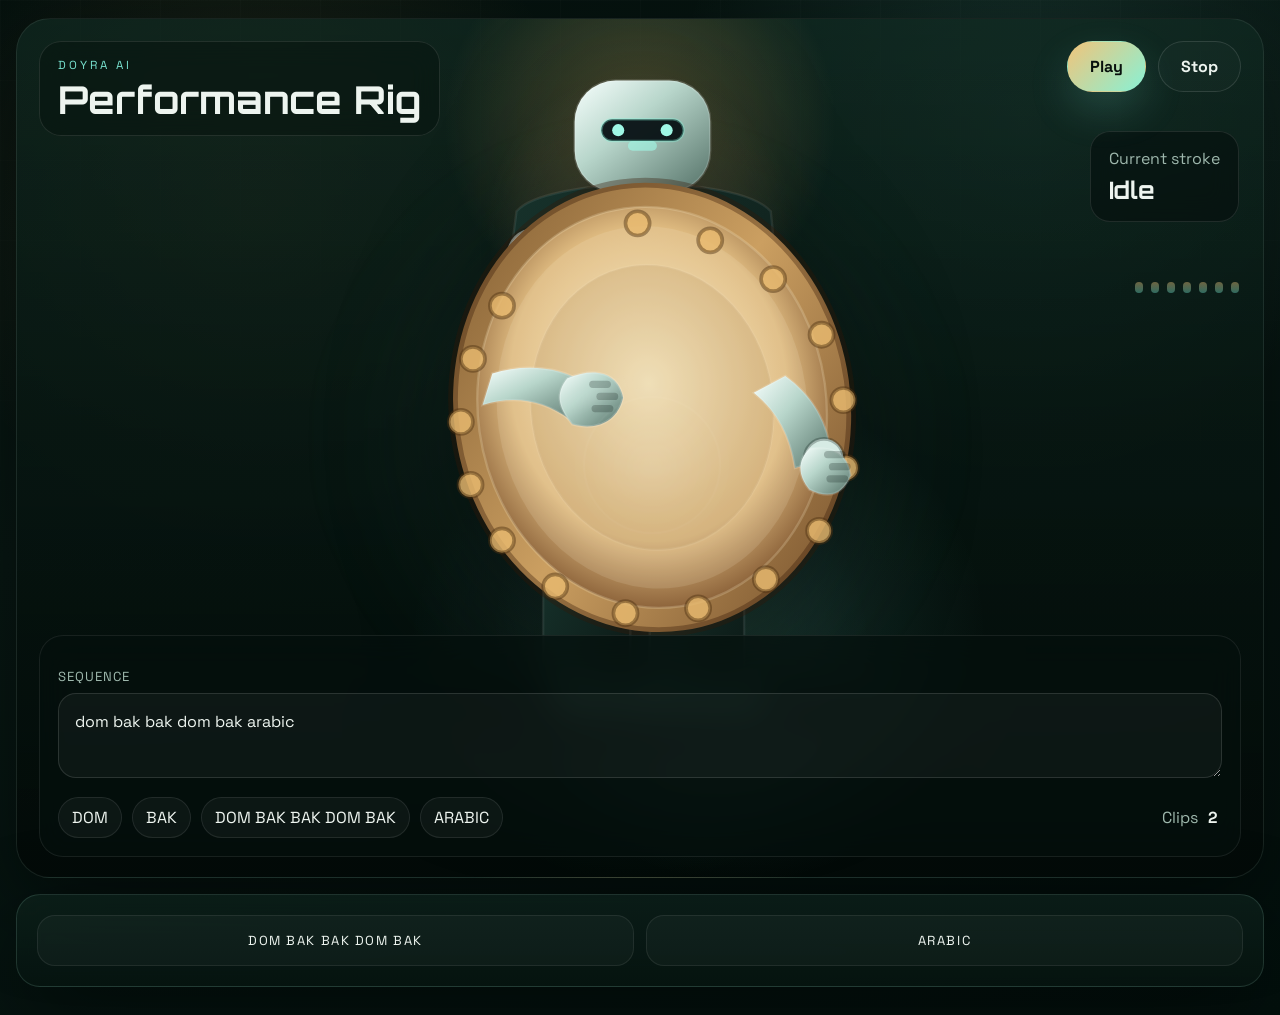
<file: frontend/index.html>
<!DOCTYPE html>
<html lang="en">
<head>
    <meta charset="UTF-8">
    <meta name="viewport" content="width=device-width, initial-scale=1.0">
    <title>Doyra AI Performance Stage</title>
    <link rel="preconnect" href="https://fonts.googleapis.com">
    <link rel="preconnect" href="https://fonts.gstatic.com" crossorigin>
    <link href="https://fonts.googleapis.com/css2?family=Orbitron:wght@500;700;800&family=Space+Grotesk:wght@400;500;700&display=swap" rel="stylesheet">
    <link rel="stylesheet" href="./styles.css">
</head>
<body>
    <div class="page-shell">
        <header class="hero">
            <div id="stage" class="stage" aria-live="polite">
                <div class="stage-backdrop"></div>
                <div class="stage-aura"></div>
                <div class="stage-topbar">
                    <div class="stage-brand">
                        <p class="eyebrow">Doyra AI</p>
                        <h1>Performance Rig</h1>
                    </div>
                    <div class="stage-actions">
                        <button id="playButton" class="primary-button" type="button">Play</button>
                        <button id="stopButton" class="ghost-button" type="button">Stop</button>
                    </div>
                </div>
                <div class="robot-wrap">
                    <!-- Code-built robot performer with a doyra held in front of the upper body. -->
                    <svg
                        id="robotRig"
                        class="robot-svg"
                        viewBox="0 0 760 760"
                        role="img"
                        aria-label="Robot performer holding a doyra in front of the chest and stomach"
                    >
                        <defs>
                            <linearGradient id="metalShell" x1="0%" y1="0%" x2="100%" y2="100%">
                                <stop offset="0%" stop-color="#f7fffd"></stop>
                                <stop offset="40%" stop-color="#b8d6cb"></stop>
                                <stop offset="100%" stop-color="#547167"></stop>
                            </linearGradient>
                            <linearGradient id="metalDark" x1="0%" y1="0%" x2="100%" y2="100%">
                                <stop offset="0%" stop-color="#17332c"></stop>
                                <stop offset="100%" stop-color="#0b1714"></stop>
                            </linearGradient>
                            <linearGradient id="metalEdge" x1="0%" y1="0%" x2="100%" y2="0%">
                                <stop offset="0%" stop-color="#8ef0d8"></stop>
                                <stop offset="100%" stop-color="#f0c27b"></stop>
                            </linearGradient>
                            <radialGradient id="doyraSkin" cx="50%" cy="44%" r="58%">
                                <stop offset="0%" stop-color="#fff1c9"></stop>
                                <stop offset="68%" stop-color="#ddb97f"></stop>
                                <stop offset="100%" stop-color="#845a33"></stop>
                            </radialGradient>
                            <linearGradient id="doyraRim" x1="0%" y1="0%" x2="100%" y2="100%">
                                <stop offset="0%" stop-color="#7f5b31"></stop>
                                <stop offset="50%" stop-color="#cb9f61"></stop>
                                <stop offset="100%" stop-color="#6f4b28"></stop>
                            </linearGradient>
                        </defs>

                        <ellipse class="stage-floor" cx="382" cy="644" rx="186" ry="34"></ellipse>

                        <g id="robotFigure" class="robot-figure">
                            <g class="back-leg">
                                <rect x="300" y="510" width="72" height="132" rx="30" class="metal-dark"></rect>
                                <rect x="312" y="624" width="90" height="24" rx="12" class="metal-panel"></rect>
                            </g>
                            <g class="front-leg">
                                <rect x="388" y="506" width="78" height="138" rx="32" class="metal-dark"></rect>
                                <rect x="380" y="624" width="102" height="26" rx="13" class="metal-panel"></rect>
                            </g>

                            <g id="torsoCore" class="torso-core">
                                <path
                                    d="M278 234 C302 206, 458 202, 488 234 L510 448 C512 482, 482 508, 448 510 L312 510 C278 508, 248 482, 250 448 Z"
                                    class="metal-dark"
                                ></path>
                                <rect x="304" y="240" width="156" height="116" rx="42" class="metal-shell"></rect>
                                <rect x="320" y="366" width="124" height="112" rx="34" class="metal-panel"></rect>
                                <circle cx="342" cy="288" r="16" class="energy-core"></circle>
                                <circle cx="420" cy="288" r="16" class="energy-core"></circle>
                                <rect x="350" y="432" width="62" height="18" rx="9" class="accent-strip"></rect>
                            </g>

                            <g id="headUnit" class="head-unit">
                                <rect x="326" y="126" width="112" height="92" rx="34" class="metal-shell"></rect>
                                <rect x="350" y="214" width="64" height="22" rx="10" class="metal-panel"></rect>
                                <rect x="348" y="158" width="68" height="18" rx="9" class="visor"></rect>
                                <circle cx="362" cy="167" r="5" class="visor-glow"></circle>
                                <circle cx="402" cy="167" r="5" class="visor-glow"></circle>
                                <rect x="370" y="176" width="24" height="8" rx="4" class="visor-glow soft"></rect>
                            </g>

                            <g id="neckUnit">
                                <rect x="360" y="214" width="44" height="34" rx="14" class="metal-panel"></rect>
                            </g>

                            <g id="strikingUpperArm" class="arm-part striking-upper-arm">
                                <path d="M292 270 C274 286, 258 324, 254 356 L286 370 C294 338, 304 304, 324 282 Z" class="metal-shell"></path>
                                <circle cx="292" cy="270" r="22" class="joint-shell"></circle>
                                <circle cx="266" cy="356" r="18" class="joint-shell"></circle>
                            </g>

                            <g id="supportUpperArm" class="arm-part support-upper-arm">
                                <path d="M468 276 C494 292, 518 324, 522 358 L490 370 C482 340, 470 308, 448 286 Z" class="metal-shell"></path>
                                <circle cx="468" cy="276" r="22" class="joint-shell"></circle>
                                <circle cx="510" cy="360" r="18" class="joint-shell"></circle>
                            </g>

                            <g id="doyraGroup" class="doyra-group">
                                <ellipse cx="390" cy="396" rx="164" ry="186" transform="rotate(-8 390 396)" class="doyra-rim"></ellipse>
                                <ellipse cx="390" cy="396" rx="144" ry="166" transform="rotate(-8 390 396)" class="doyra-skin"></ellipse>
                                <ellipse cx="390" cy="396" rx="128" ry="150" transform="rotate(-8 390 396)" class="doyra-shine"></ellipse>
                                <ellipse cx="390" cy="396" rx="100" ry="118" transform="rotate(-8 390 396)" class="doyra-center"></ellipse>
                                <g class="doyra-jingles">
                                    <circle cx="266" cy="312" r="10"></circle>
                                    <circle cx="242" cy="356" r="10"></circle>
                                    <circle cx="232" cy="408" r="10"></circle>
                                    <circle cx="240" cy="460" r="10"></circle>
                                    <circle cx="266" cy="506" r="10"></circle>
                                    <circle cx="310" cy="544" r="10"></circle>
                                    <circle cx="368" cy="566" r="10"></circle>
                                    <circle cx="428" cy="562" r="10"></circle>
                                    <circle cx="484" cy="538" r="10"></circle>
                                    <circle cx="528" cy="498" r="10"></circle>
                                    <circle cx="550" cy="446" r="10"></circle>
                                    <circle cx="548" cy="390" r="10"></circle>
                                    <circle cx="530" cy="336" r="10"></circle>
                                    <circle cx="490" cy="290" r="10"></circle>
                                    <circle cx="438" cy="258" r="10"></circle>
                                    <circle cx="378" cy="244" r="10"></circle>
                                </g>
                            </g>

                            <g id="supportForearm" class="arm-part support-forearm">
                                <path d="M500 370 C522 386, 536 408, 538 438 L508 446 C504 420, 494 400, 474 384 Z" class="metal-shell"></path>
                                <circle cx="532" cy="438" r="16" class="joint-shell"></circle>
                            </g>
                            <g id="supportHand" class="arm-part support-hand">
                                <path d="M520 430 C542 428, 552 436, 554 452 C548 468, 536 472, 520 464 C510 452, 510 440, 520 430 Z" class="metal-shell"></path>
                                <rect x="532" y="432" width="18" height="6" rx="3" class="finger-line"></rect>
                                <rect x="536" y="442" width="18" height="6" rx="3" class="finger-line"></rect>
                                <rect x="534" y="452" width="18" height="6" rx="3" class="finger-line"></rect>
                            </g>

                            <g id="strikingForearm" class="arm-part striking-forearm">
                                <path d="M258 368 C284 360, 314 362, 334 376 L322 406 C300 390, 276 386, 250 394 Z" class="metal-shell"></path>
                                <circle cx="332" cy="388" r="16" class="joint-shell"></circle>
                            </g>
                            <g id="strikingHand" class="arm-part striking-hand">
                                <path d="M320 372 C344 362, 362 368, 366 388 C362 406, 346 416, 324 410 C312 396, 310 384, 320 372 Z" class="metal-shell"></path>
                                <rect x="338" y="374" width="18" height="6" rx="3" class="finger-line"></rect>
                                <rect x="344" y="384" width="18" height="6" rx="3" class="finger-line"></rect>
                                <rect x="340" y="394" width="18" height="6" rx="3" class="finger-line"></rect>
                            </g>
                        </g>
                    </svg>
                    <div id="drumPulse" class="drum-pulse"></div>
                    <div id="handTrail" class="hand-trail"></div>
                </div>
                <div class="stage-readout">
                    <span class="status-label">Current stroke</span>
                    <strong id="currentStroke">Idle</strong>
                </div>
                <div class="equalizer" aria-hidden="true">
                    <span></span>
                    <span></span>
                    <span></span>
                    <span></span>
                    <span></span>
                    <span></span>
                    <span></span>
                </div>
                <div class="stage-dock">
                    <label class="field dock-sequence">
                        <span>Sequence</span>
                        <textarea id="sequenceInput" rows="2" spellcheck="false">dom bak bak dom bak arabic</textarea>
                    </label>

                    <div class="dock-footer">
                        <div id="sampleButtons" class="stroke-legend"></div>
                        <div class="metric-inline">
                            <span>Clips</span>
                            <strong id="sequenceLength">0</strong>
                        </div>
                    </div>
                </div>
            </div>
        </header>

        <main class="layout">
            <section class="panel sequence-panel">
                <div id="sequenceGrid" class="sequence-grid"></div>
            </section>
        </main>
    </div>

    <script src="./app.js"></script>
</body>
</html>
</file>
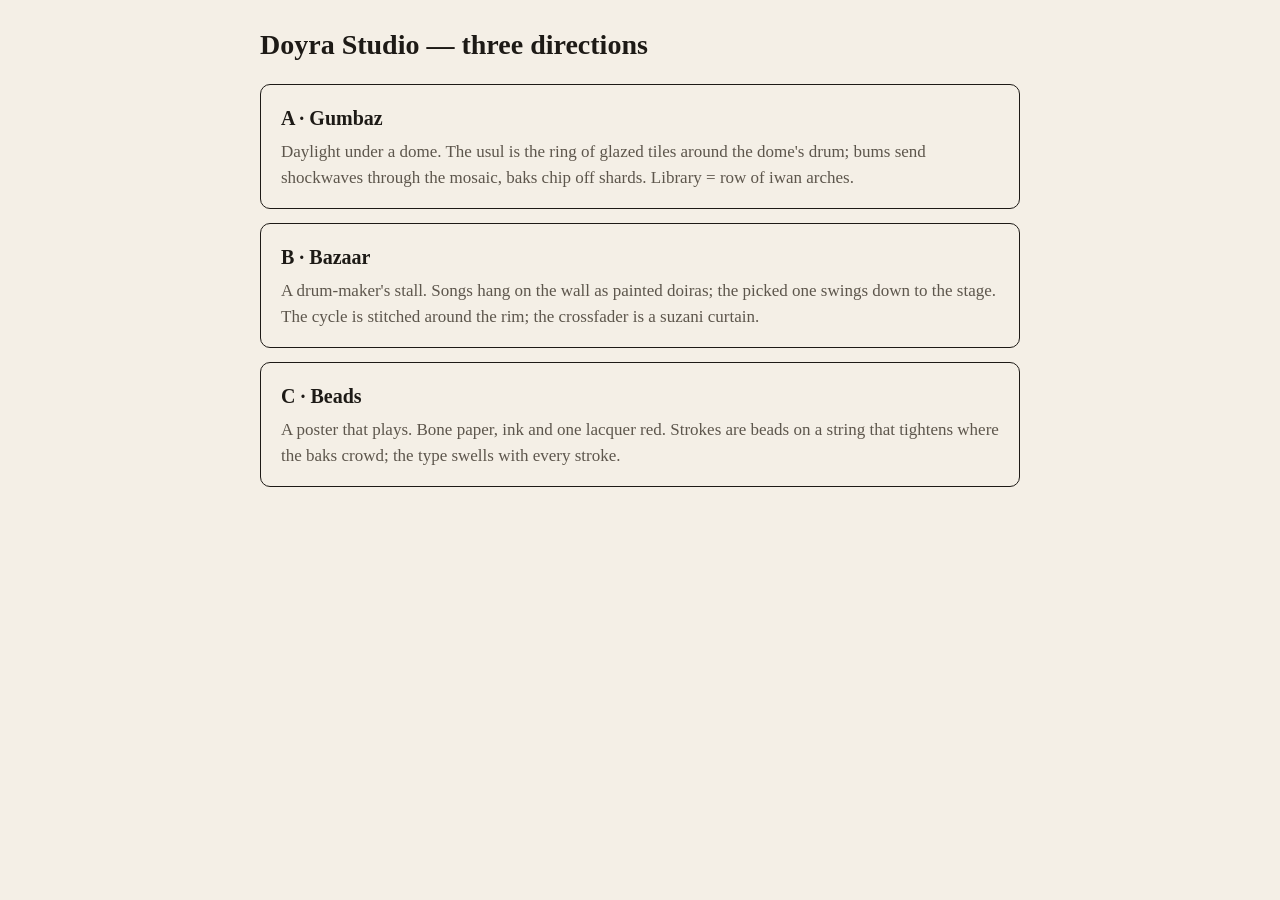
<file: doyra-ai-site/studio/_mockups/index.html>
<!doctype html>
<html lang="en">
<head>
<meta charset="utf-8">
<meta name="viewport" content="width=device-width, initial-scale=1">
<title>Studio mockups</title>
<style>
  body { margin: 0; padding: 24px 16px; font: 17px/1.5 Georgia, serif; background: #f4efe6; color: #1d1a16; }
  main { max-width: 760px; margin: 0 auto; }
  h1 { font-size: 28px; margin: 0 0 18px; }
  a.card { display: block; padding: 18px 20px; margin-bottom: 14px; border: 1.5px solid #1d1a16; border-radius: 10px; color: inherit; text-decoration: none; }
  a.card:hover { background: #fff; }
  a.card b { font-size: 20px; }
  a.card p { margin: 6px 0 0; color: #5d564c; }
</style>
</head>
<body>
<main>
  <h1>Doyra Studio — three directions</h1>
  <a class="card" href="a-gumbaz.html"><b>A · Gumbaz</b><p>Daylight under a dome. The usul is the ring of glazed tiles around the dome's drum; bums send shockwaves through the mosaic, baks chip off shards. Library = row of iwan arches.</p></a>
  <a class="card" href="b-bazaar.html"><b>B · Bazaar</b><p>A drum-maker's stall. Songs hang on the wall as painted doiras; the picked one swings down to the stage. The cycle is stitched around the rim; the crossfader is a suzani curtain.</p></a>
  <a class="card" href="c-beads.html"><b>C · Beads</b><p>A poster that plays. Bone paper, ink and one lacquer red. Strokes are beads on a string that tightens where the baks crowd; the type swells with every stroke.</p></a>
</main>
</body>
</html>
</file>
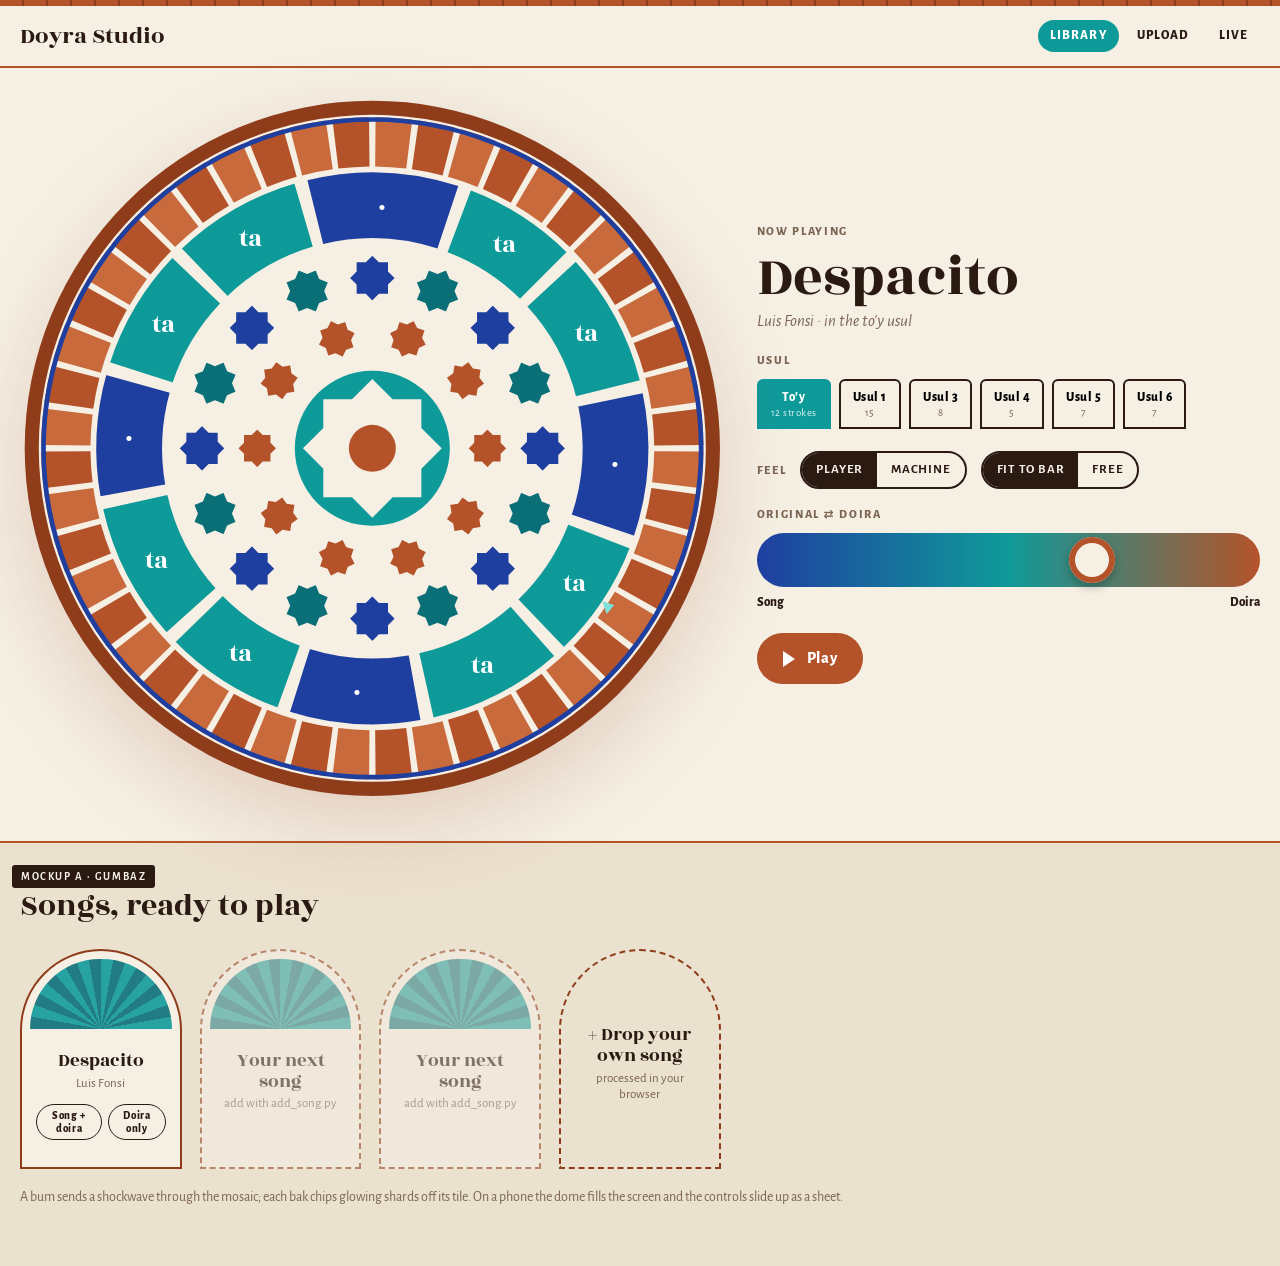
<file: doyra-ai-site/studio/_mockups/a-gumbaz.html>
<!doctype html>
<html lang="en">
<head>
<meta charset="utf-8">
<meta name="viewport" content="width=device-width, initial-scale=1">
<title>Mockup A — Gumbaz</title>
<link rel="preconnect" href="https://fonts.googleapis.com">
<link rel="preconnect" href="https://fonts.gstatic.com" crossorigin>
<link href="https://fonts.googleapis.com/css2?family=Rozha+One&family=Alegreya+Sans:ital,wght@0,400;0,500;0,800;1,400&display=swap" rel="stylesheet">
<style>
/* Direction A — GUMBAZ. Daylight under a Samarkand dome: white plaster,
   turquoise glaze, fired brick. You look UP into the dome; the usul is the
   ring of tiles around its drum. */
:root {
  --plaster: #f5efe4; --plaster-2: #ebe1cf; --brick: #b4532a; --brick-2: #8f3c1b;
  --glaze: #0f9a9a; --glaze-2: #0b6f78; --cobalt: #1f3fa0; --ink: #2a1a12; --muted: #7b6553;
  --f-d: "Rozha One", Georgia, serif; --f-b: "Alegreya Sans", system-ui, sans-serif;
}
* { box-sizing: border-box; }
body { margin: 0; background: var(--plaster); color: var(--ink); font-family: var(--f-b); font-size: 17px; overflow-x: clip; }
.tag { position: fixed; left: 12px; bottom: 12px; z-index: 9; font: 600 11px/1 var(--f-b); letter-spacing: .14em; text-transform: uppercase; background: var(--ink); color: var(--plaster); padding: 6px 9px; border-radius: 3px; }

header { display: flex; align-items: center; gap: 14px; padding: 14px 20px; border-bottom: 2px solid var(--brick); background:
  repeating-linear-gradient(90deg, var(--brick) 0 22px, var(--brick-2) 22px 24px) top/100% 6px no-repeat, var(--plaster); padding-top: 20px; }
header h1 { font: 400 24px/1 var(--f-d); margin: 0; margin-right: auto; }
header nav { display: flex; gap: 6px; }
header nav a { font-weight: 800; font-size: 13px; letter-spacing: .08em; text-transform: uppercase; text-decoration: none; color: var(--ink); padding: 8px 12px; border-radius: 999px; }
header nav a.on { background: var(--glaze); color: #fff; }

.stage { display: grid; grid-template-columns: minmax(0, 7fr) minmax(0, 5fr); gap: 32px; padding: 28px 20px 40px; max-width: 1280px; margin: 0 auto; align-items: center; }
.dome-wrap { position: relative; }
.dome { width: 100%; height: auto; display: block; filter: drop-shadow(0 30px 40px rgba(143,60,27,.18)); }
.dome .tile { transition: transform .3s; transform-box: fill-box; transform-origin: center; }
.dome .tile.lit { animation: glow 1.2s ease-in-out infinite alternate; }
@keyframes glow { to { filter: brightness(1.35); } }
.shard { animation: chip 1.6s cubic-bezier(.2,.8,.2,1) infinite; transform-box: fill-box; }
@keyframes chip { 0% { transform: translate(0,0) rotate(0); opacity: 1; } 100% { transform: translate(var(--dx), var(--dy)) rotate(80deg); opacity: 0; } }
.shock { animation: shock 2.4s ease-out infinite; transform-origin: 300px 300px; }
@keyframes shock { from { transform: scale(.2); opacity: .7; } to { transform: scale(1.05); opacity: 0; } }

.panel h2 { font: 400 clamp(34px, 5vw, 58px)/.95 var(--f-d); margin: 0 0 6px; }
.panel .by { color: var(--muted); margin: 0 0 22px; font-style: italic; }
.chips { display: flex; flex-wrap: wrap; gap: 8px; margin-bottom: 22px; }
.chip { border: 2px solid var(--ink); background: transparent; border-radius: 6px 6px 0 0; padding: 10px 12px 8px; font: 800 13px/1 var(--f-b); letter-spacing: .04em; cursor: pointer; }
.chip small { display: block; font-weight: 400; color: var(--muted); margin-top: 4px; }
.chip.on { background: var(--glaze); color: #fff; border-color: var(--glaze); }
.chip.on small { color: #d8f3f1; }
.row { display: flex; align-items: center; gap: 14px; flex-wrap: wrap; margin-bottom: 18px; }
.seg { display: inline-flex; border: 2px solid var(--ink); border-radius: 999px; overflow: hidden; }
.seg b { padding: 9px 14px; font-size: 13px; letter-spacing: .06em; text-transform: uppercase; }
.seg b.on { background: var(--ink); color: var(--plaster); }
.label { font-size: 12px; letter-spacing: .14em; text-transform: uppercase; color: var(--muted); font-weight: 800; }
.fader { position: relative; height: 54px; border-radius: 27px; background: linear-gradient(90deg, var(--cobalt), var(--glaze) 50%, var(--brick)); }
.fader::after { content: ""; position: absolute; left: 62%; top: 4px; width: 46px; height: 46px; border-radius: 50%; background: var(--plaster); box-shadow: 0 4px 10px rgba(0,0,0,.25), inset 0 0 0 6px var(--brick); }
.fader-labels { display: flex; justify-content: space-between; font-weight: 800; font-size: 13px; margin-top: 8px; }
.play { display: inline-flex; align-items: center; gap: 12px; background: var(--brick); color: #fff; border: 0; border-radius: 999px; padding: 16px 26px; font: 800 16px var(--f-b); letter-spacing: .04em; margin-top: 22px; }
.play::before { content: ""; border-left: 12px solid #fff; border-top: 8px solid transparent; border-bottom: 8px solid transparent; }

.library { background: var(--plaster-2); padding: 40px 20px 60px; border-top: 2px solid var(--brick); }
.library h3 { font: 400 32px var(--f-d); margin: 0 auto 20px; max-width: 1280px; }
.arches { display: grid; grid-template-columns: repeat(auto-fill, minmax(150px, 1fr)); gap: 18px; max-width: 1280px; margin: 0 auto; }
.arch { background: var(--plaster); border-radius: 999px 999px 4px 4px; padding: 26px 14px 16px; text-align: center; border: 2px solid var(--brick-2); position: relative; overflow: hidden; }
.arch::before { content: ""; position: absolute; inset: 8px 8px auto 8px; height: 70px; border-radius: 999px 999px 0 0; background: repeating-conic-gradient(from 0deg at 50% 100%, var(--glaze) 0 10deg, var(--glaze-2) 10deg 20deg); opacity: .9; }
.arch b { display: block; position: relative; margin-top: 74px; font: 400 19px/1.1 var(--f-d); }
.arch span { display: block; color: var(--muted); font-size: 13px; margin-top: 4px; }
.arch .m { display: flex; gap: 6px; justify-content: center; margin-top: 12px; }
.arch .m i { font-style: normal; font-size: 11px; font-weight: 800; letter-spacing: .06em; border: 1.5px solid var(--ink); border-radius: 999px; padding: 4px 8px; }
.arch.empty { border-style: dashed; opacity: .55; }
.arch.add { background: transparent; border-style: dashed; display: grid; place-content: center; min-height: 220px; }
.arch.add::before { display: none; }
.arch.add b { margin: 0; }

.note { max-width: 1280px; margin: 20px auto 0; color: var(--muted); font-size: 14px; }
@media (max-width: 820px) {
  .stage { grid-template-columns: minmax(0, 1fr); gap: 10px; padding-top: 12px; }
  header nav a { padding: 7px 9px; font-size: 12px; }
}
@media (prefers-reduced-motion: reduce) { * { animation: none !important; } }
</style>
</head>
<body>
<span class="tag">Mockup A · Gumbaz</span>
<header>
  <h1>Doyra Studio</h1>
  <nav><a class="on" href="#">Library</a><a href="#">Upload</a><a href="#">Live</a></nav>
</header>

<section class="stage">
  <div class="dome-wrap">
    <svg class="dome" viewBox="0 0 600 600" id="dome" aria-label="The to'y cycle as the tile ring of a dome"></svg>
  </div>
  <div class="panel">
    <p class="label">Now playing</p>
    <h2>Despacito</h2>
    <p class="by">Luis Fonsi · in the to'y usul</p>
    <p class="label">Usul</p>
    <div class="chips">
      <button class="chip on">To'y<small>12 strokes</small></button>
      <button class="chip">Usul 1<small>15</small></button>
      <button class="chip">Usul 3<small>8</small></button>
      <button class="chip">Usul 4<small>5</small></button>
      <button class="chip">Usul 5<small>7</small></button>
      <button class="chip">Usul 6<small>7</small></button>
    </div>
    <div class="row">
      <span class="label">Feel</span>
      <span class="seg"><b class="on">Player</b><b>Machine</b></span>
      <span class="seg"><b class="on">Fit to bar</b><b>Free</b></span>
    </div>
    <p class="label">Original ⇄ doira</p>
    <div class="fader"></div>
    <div class="fader-labels"><span>Song</span><span>Doira</span></div>
    <button class="play">Play</button>
  </div>
</section>

<section class="library">
  <h3>Songs, ready to play</h3>
  <div class="arches">
    <div class="arch"><b>Despacito</b><span>Luis Fonsi</span><div class="m"><i>Song + doira</i><i>Doira only</i></div></div>
    <div class="arch empty"><b>Your next song</b><span>add with add_song.py</span></div>
    <div class="arch empty"><b>Your next song</b><span>add with add_song.py</span></div>
    <div class="arch add"><b>+ Drop your own song</b><span>processed in your browser</span></div>
  </div>
  <p class="note">A bum sends a shockwave through the mosaic; each bak chips glowing shards off its tile. On a phone the dome fills the screen and the controls slide up as a sheet.</p>
</section>

<script>
// Draw the dome: concentric rings of tiles; outer ring = the 12 strokes of to'y.
(() => {
  const svg = document.getElementById('dome'), C = 300, NS = 'http://www.w3.org/2000/svg';
  const el = (t, a, p = svg) => { const e = document.createElementNS(NS, t); for (const k in a) e.setAttribute(k, a[k]); p.appendChild(e); return e; };
  const wedge = (r0, r1, a0, a1) => {
    const p = (r, a) => `${(C + r * Math.cos(a)).toFixed(1)} ${(C + r * Math.sin(a)).toFixed(1)}`;
    return `M${p(r0, a0)} L${p(r1, a0)} A${r1} ${r1} 0 0 1 ${p(r1, a1)} L${p(r0, a1)} A${r0} ${r0} 0 0 0 ${p(r0, a0)}Z`;
  };
  el('circle', { cx: C, cy: C, r: 296, fill: '#8f3c1b' });
  el('circle', { cx: C, cy: C, r: 284, fill: '#f5efe4' });
  // brick ribs
  for (let i = 0; i < 48; i++) {
    const a = i / 48 * Math.PI * 2;
    el('path', { d: wedge(240, 282, a + .01, a + Math.PI * 2 / 48 - .01), fill: i % 2 ? '#b4532a' : '#c96a3d' });
  }
  // the usul ring: M K K x4 — measured to'y gaps decide the angular width of each tile
  const usul = 'MKKMKKMKKMKK'.split('');
  const gaps = [1.151, 0.886, 1.033, 1.092, 0.919, 1.038, 1.006, 0.936, 1.061, 0.938, 0.941, 1.0];
  const tot = gaps.reduce((a, b) => a + b, 0);
  let a = -Math.PI / 2 - (gaps[11] / tot) * Math.PI;
  usul.forEach((s, i) => {
    const w = gaps[i] / tot * Math.PI * 2;
    const g = el('g', {});
    const col = s === 'M' ? '#1f3fa0' : '#0f9a9a';
    el('path', { d: wedge(178, 236, a + .02, a + w - .02), fill: col, class: 'tile' + (i === 4 ? ' lit' : ''), stroke: '#f5efe4', 'stroke-width': 2 }, g);
    const mid = a + w / 2;
    const t = el('text', { x: C + 207 * Math.cos(mid), y: C + 207 * Math.sin(mid) + 7, 'text-anchor': 'middle', fill: '#fff', 'font-family': 'Rozha One', 'font-size': 22 }, g);
    t.textContent = s === 'M' ? '·' : 'ta';
    if (i === 4) { // shards chipping off a bak
      for (let k = 0; k < 6; k++) {
        const sx = C + 236 * Math.cos(mid), sy = C + 236 * Math.sin(mid);
        const sh = el('polygon', { points: `${sx},${sy} ${sx + 9},${sy + 3} ${sx + 3},${sy + 10}`, fill: '#7fe0d8', class: 'shard' });
        sh.style.setProperty('--dx', `${Math.cos(mid + (k - 2.5) * .25) * 70}px`);
        sh.style.setProperty('--dy', `${Math.sin(mid + (k - 2.5) * .25) * 70}px`);
        sh.style.animationDelay = `${k * .07}s`;
      }
    }
    a += w;
  });
  // inner girih: eight-pointed stars in rings
  const star = (x, y, R, rot, fill) => {
    let d = '';
    for (let i = 0; i < 16; i++) { const r = i % 2 ? R * .765 : R, an = rot + i * Math.PI / 8; d += (i ? 'L' : 'M') + (x + r * Math.cos(an)).toFixed(1) + ' ' + (y + r * Math.sin(an)).toFixed(1); }
    el('path', { d: d + 'Z', fill, stroke: '#f5efe4', 'stroke-width': 1.5 });
  };
  for (let i = 0; i < 16; i++) { const an = i / 16 * Math.PI * 2; star(C + 145 * Math.cos(an), C + 145 * Math.sin(an), 20, an, i % 2 ? '#0b6f78' : '#1f3fa0'); }
  for (let i = 0; i < 10; i++) { const an = i / 10 * Math.PI * 2; star(C + 98 * Math.cos(an), C + 98 * Math.sin(an), 17, an, '#b4532a'); }
  el('circle', { cx: C, cy: C, r: 66, fill: '#0f9a9a' });
  star(C, C, 58, 0, '#f5efe4');
  el('circle', { cx: C, cy: C, r: 20, fill: '#b4532a' });
  el('circle', { cx: C, cy: C, r: 280, fill: 'none', stroke: '#1f3fa0', 'stroke-width': 4, class: 'shock' });
})();
</script>
</body>
</html>
</file>
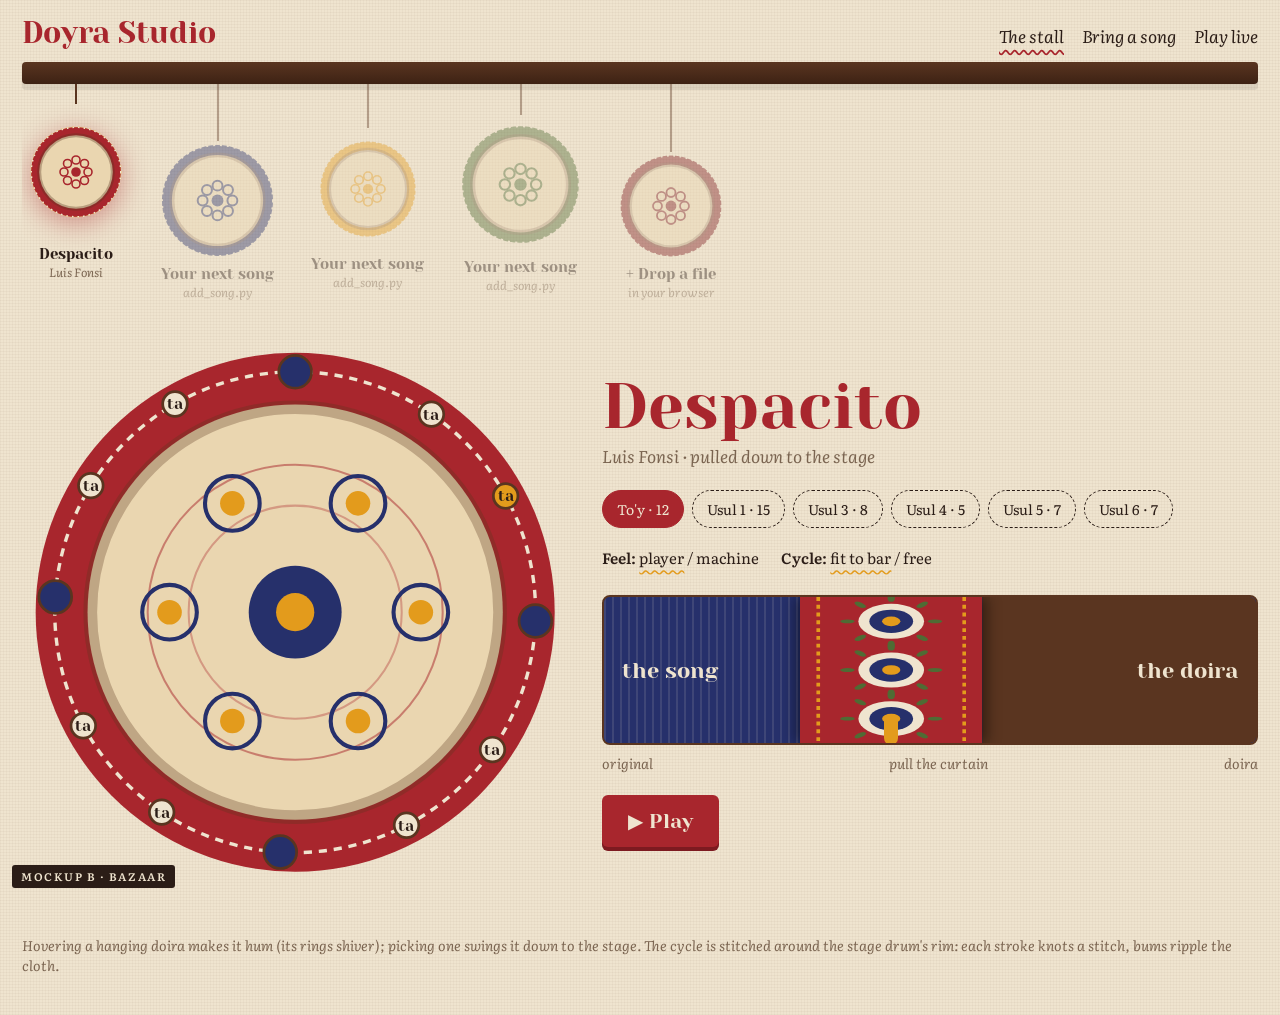
<file: doyra-ai-site/studio/_mockups/b-bazaar.html>
<!doctype html>
<html lang="en">
<head>
<meta charset="utf-8">
<meta name="viewport" content="width=device-width, initial-scale=1">
<title>Mockup B — Bazaar</title>
<link rel="preconnect" href="https://fonts.googleapis.com">
<link rel="preconnect" href="https://fonts.gstatic.com" crossorigin>
<link href="https://fonts.googleapis.com/css2?family=Yeseva+One&family=Literata:ital,opsz,wght@0,7..72,400;0,7..72,600;1,7..72,400&display=swap" rel="stylesheet">
<style>
/* Direction B — BAZAAR. A drum-maker's stall in the Siab bazaar: raw cotton,
   suzani embroidery in madder red, saffron and indigo, walnut wood.
   Songs hang on the wall as doiras; the crossfader is a suzani curtain. */
:root {
  --cotton: #efe4cf; --cotton-2: #e4d5b8; --madder: #a8262d; --madder-2: #7d1a20;
  --saffron: #e39b1c; --indigo: #26306b; --leaf: #4f6b34; --walnut: #5a3520; --ink: #2b1d17; --muted: #7a6450;
  --f-d: "Yeseva One", Georgia, serif; --f-b: "Literata", Georgia, serif;
}
* { box-sizing: border-box; }
body {
  margin: 0; color: var(--ink); font-family: var(--f-b); font-size: 17px; overflow-x: clip;
  background:
    repeating-linear-gradient(0deg, rgba(90,53,32,.04) 0 1px, transparent 1px 3px),
    repeating-linear-gradient(90deg, rgba(90,53,32,.035) 0 1px, transparent 1px 3px),
    var(--cotton);
}
.tag { position: fixed; left: 12px; bottom: 12px; z-index: 9; font: 600 11px/1 var(--f-b); letter-spacing: .14em; text-transform: uppercase; background: var(--ink); color: var(--cotton); padding: 6px 9px; border-radius: 3px; }

header { display: flex; align-items: baseline; gap: 18px; padding: 18px 22px 8px; flex-wrap: wrap; }
header h1 { font: 400 30px/1 var(--f-d); margin: 0; color: var(--madder); margin-right: auto; }
header nav { display: flex; gap: 18px; font-style: italic; }
header nav a { color: var(--ink); text-decoration: none; }
header nav a.on { text-decoration: underline wavy var(--madder); text-underline-offset: 6px; }

/* the stall wall */
.wall { position: relative; padding: 0 22px 10px; }
.beam { height: 22px; border-radius: 4px; background: linear-gradient(var(--walnut), #3d2214); box-shadow: 0 6px 0 rgba(0,0,0,.08); margin: 6px 0 0; }
.hooks { display: flex; gap: clamp(10px, 3vw, 34px); overflow: hidden; padding: 0 6px; justify-content: flex-start; flex-wrap: wrap; }
.hang { display: grid; justify-items: center; transform-origin: top center; animation: sway 5s ease-in-out infinite alternate; }
.hang:nth-child(2n) { animation-delay: -2s; } .hang:nth-child(3n) { animation-delay: -3.4s; }
@keyframes sway { from { transform: rotate(-1.6deg); } to { transform: rotate(1.6deg); } }
.hang .cord { width: 2px; height: var(--h, 30px); background: var(--walnut); }
.hang svg { width: var(--s, 110px); height: var(--s, 110px); }
.hang .label { font: 400 15px/1.1 var(--f-d); margin-top: 6px; text-align: center; max-width: 120px; }
.hang .label small { display: block; font: italic 12px var(--f-b); color: var(--muted); }
.hang.picked svg { filter: drop-shadow(0 0 0 var(--saffron)) drop-shadow(0 6px 14px rgba(168,38,45,.45)); }
.hang.ghost { opacity: .4; }

/* the stage */
.stage { display: grid; grid-template-columns: minmax(0, 5fr) minmax(0, 6fr); gap: 34px; padding: 28px 22px 50px; max-width: 1280px; margin: 0 auto; align-items: center; }
.drum svg { width: 100%; height: auto; display: block; }
.stitch { stroke-dasharray: 6 5; }
h2 { font: 400 clamp(36px, 5.6vw, 64px)/.95 var(--f-d); margin: 0 0 6px; color: var(--madder); }
.by { margin: 0 0 22px; font-style: italic; color: var(--muted); }
.usuls { display: flex; flex-wrap: wrap; gap: 8px; margin-bottom: 18px; }
.usuls span { padding: 8px 14px; border: 1.5px dashed var(--ink); border-radius: 999px; font-size: 14px; }
.usuls span.on { background: var(--madder); border: 1.5px solid var(--madder); color: var(--cotton); }
.feel { display: flex; gap: 22px; margin-bottom: 26px; font-size: 15px; flex-wrap: wrap; }
.feel b { font-weight: 600; }
.feel u { text-decoration: underline wavy var(--saffron); text-underline-offset: 5px; }

/* suzani curtain crossfader */
.curtain-box { position: relative; height: 150px; border-radius: 8px; overflow: hidden; border: 2px solid var(--walnut); background: var(--indigo); }
.side { position: absolute; inset: 0; display: flex; align-items: center; padding: 0 18px; font: 400 22px var(--f-d); color: var(--cotton); }
.side.song { background: repeating-linear-gradient(90deg, rgba(239,228,207,.12) 0 2px, transparent 2px 8px), var(--indigo); }
.side.doira { justify-content: flex-end; background: var(--walnut); clip-path: inset(0 0 0 58%); }
.curtain { position: absolute; top: 0; bottom: 0; left: 30%; width: 28%; background: var(--madder); box-shadow: 6px 0 12px rgba(0,0,0,.35), -6px 0 12px rgba(0,0,0,.35); }
.curtain svg { width: 100%; height: 100%; display: block; }
.tassel { position: absolute; left: 50%; bottom: -2px; width: 14px; height: 30px; transform: translateX(-50%); background: var(--saffron); border-radius: 3px 3px 7px 7px; }
.cf-labels { display: flex; justify-content: space-between; font-style: italic; color: var(--muted); font-size: 14px; margin-top: 8px; }
.play { margin-top: 22px; display: inline-flex; gap: 12px; align-items: center; font: 400 20px var(--f-d); color: var(--cotton); background: var(--madder); border: 0; border-radius: 6px; padding: 14px 26px; box-shadow: 0 4px 0 var(--madder-2); }

.note { max-width: 1280px; margin: 0 auto; padding: 0 22px 40px; color: var(--muted); font-size: 14px; font-style: italic; }
@media (max-width: 820px) {
  .stage { grid-template-columns: minmax(0, 1fr); }
  .hang svg { width: calc(var(--s, 110px) * .7); height: calc(var(--s, 110px) * .7); }
}
@media (prefers-reduced-motion: reduce) { * { animation: none !important; } }
</style>
</head>
<body>
<span class="tag">Mockup B · Bazaar</span>
<header>
  <h1>Doyra Studio</h1>
  <nav><a class="on" href="#">The stall</a><a href="#">Bring a song</a><a href="#">Play live</a></nav>
</header>

<section class="wall" aria-label="Song library">
  <div class="beam"></div>
  <div class="hooks" id="hooks"></div>
</section>

<section class="stage">
  <div class="drum"><svg viewBox="0 0 400 400" id="drum" aria-label="The stage doira with the cycle stitched around its rim"></svg></div>
  <div>
    <h2>Despacito</h2>
    <p class="by">Luis Fonsi · pulled down to the stage</p>
    <div class="usuls"><span class="on">To'y · 12</span><span>Usul 1 · 15</span><span>Usul 3 · 8</span><span>Usul 4 · 5</span><span>Usul 5 · 7</span><span>Usul 6 · 7</span></div>
    <div class="feel"><span><b>Feel:</b> <u>player</u> / machine</span><span><b>Cycle:</b> <u>fit to bar</u> / free</span></div>
    <div class="curtain-box" aria-label="Original to doira crossfader">
      <div class="side song">the song</div>
      <div class="side doira">the doira</div>
      <div class="curtain"><svg viewBox="0 0 100 150" preserveAspectRatio="none" id="suzani"></svg><span class="tassel"></span></div>
    </div>
    <div class="cf-labels"><span>original</span><span>pull the curtain</span><span>doira</span></div>
    <button class="play">▶ Play</button>
  </div>
</section>
<p class="note">Hovering a hanging doira makes it hum (its rings shiver); picking one swings it down to the stage. The cycle is stitched around the stage drum's rim: each stroke knots a stitch, bums ripple the cloth.</p>

<script>
(() => {
  const NS = 'http://www.w3.org/2000/svg';
  // painted rims: madder, indigo, saffron, leaf
  const rims = ['#a8262d', '#26306b', '#e39b1c', '#4f6b34', '#7d1a20'];
  const doira = (rim, s = 1) => `
    <svg viewBox="0 0 120 120" aria-hidden="true">
      <circle cx="60" cy="60" r="56" fill="${rim}"/>
      <circle cx="60" cy="60" r="56" fill="none" stroke="#efe4cf" stroke-width="2" stroke-dasharray="2 5"/>
      <circle cx="60" cy="60" r="46" fill="#ead6b0"/>
      <circle cx="60" cy="60" r="46" fill="none" stroke="rgba(90,53,32,.35)" stroke-width="5"/>
      ${Array.from({ length: 8 }, (_, i) => { const a = i / 8 * 6.283; return `<circle cx="${60 + 15 * Math.cos(a)}" cy="${60 + 15 * Math.sin(a)}" r="5" fill="none" stroke="${rim}" stroke-width="2"/>`; }).join('')}
      <circle cx="60" cy="60" r="6" fill="${rim}"/>
    </svg>`;
  const songs = [
    { t: 'Despacito', a: 'Luis Fonsi', picked: true },
    { t: 'Your next song', a: 'add_song.py', ghost: true },
    { t: 'Your next song', a: 'add_song.py', ghost: true },
    { t: 'Your next song', a: 'add_song.py', ghost: true },
    { t: '+ Drop a file', a: 'in your browser', ghost: true },
  ];
  document.getElementById('hooks').innerHTML = songs.map((s, i) => `
    <div class="hang${s.picked ? ' picked' : ''}${s.ghost ? ' ghost' : ''}" style="--h:${20 + (i * 37) % 50}px;--s:${96 + (i * 23) % 40}px">
      <span class="cord"></span>${doira(rims[i % rims.length])}
      <span class="label">${s.t}<small>${s.a}</small></span>
    </div>`).join('');

  // stage drum: 12 stitch knots around the rim, spaced by the measured to'y gaps
  const svg = document.getElementById('drum');
  const gaps = [1.151, 0.886, 1.033, 1.092, 0.919, 1.038, 1.006, 0.936, 1.061, 0.938, 0.941, 1.0];
  const tot = gaps.reduce((a, b) => a + b, 0);
  let html = `<circle cx="200" cy="200" r="190" fill="#a8262d"/>
    <circle cx="200" cy="200" r="176" fill="none" stroke="#efe4cf" stroke-width="2.5" class="stitch"/>
    <circle cx="200" cy="200" r="152" fill="#ead6b0"/>
    <circle cx="200" cy="200" r="150" fill="none" stroke="rgba(90,53,32,.3)" stroke-width="10"/>
    <circle cx="200" cy="200" r="108" fill="none" stroke="#a8262d" stroke-width="1.5" opacity=".5"/>
    <circle cx="200" cy="200" r="78" fill="none" stroke="#a8262d" stroke-width="1.5" opacity=".35"/>`;
  // suzani "oy" moons
  for (let i = 0; i < 6; i++) {
    const a = i / 6 * 6.283;
    html += `<circle cx="${200 + 92 * Math.cos(a)}" cy="${200 + 92 * Math.sin(a)}" r="20" fill="none" stroke="#26306b" stroke-width="3"/>
             <circle cx="${200 + 92 * Math.cos(a)}" cy="${200 + 92 * Math.sin(a)}" r="9" fill="#e39b1c"/>`;
  }
  html += `<circle cx="200" cy="200" r="34" fill="#26306b"/><circle cx="200" cy="200" r="14" fill="#e39b1c"/>`;
  let a = -Math.PI / 2;
  'MKKMKKMKKMKK'.split('').forEach((s, i) => {
    const x = 200 + 176 * Math.cos(a), y = 200 + 176 * Math.sin(a);
    const on = i === 2;
    html += `<circle cx="${x}" cy="${y}" r="${s === 'M' ? 12 : 9}" fill="${on ? '#e39b1c' : s === 'M' ? '#26306b' : '#efe4cf'}" stroke="#5a3520" stroke-width="2"/>`;
    if (s === 'K') html += `<text x="${x}" y="${y + 4}" text-anchor="middle" font-family="Yeseva One" font-size="11" fill="#2b1d17">ta</text>`;
    a += gaps[i] / tot * Math.PI * 2;
  });
  svg.innerHTML = html;

  // suzani curtain pattern
  let cz = '<rect width="100" height="150" fill="#a8262d"/>';
  for (let j = 0; j < 3; j++) {
    const cy = 25 + j * 50;
    cz += `<circle cx="50" cy="${cy}" r="18" fill="#efe4cf"/><circle cx="50" cy="${cy}" r="12" fill="#26306b"/><circle cx="50" cy="${cy}" r="5" fill="#e39b1c"/>`;
    for (let k = 0; k < 8; k++) { const an = k / 8 * 6.283; cz += `<ellipse cx="${50 + 24 * Math.cos(an)}" cy="${cy + 24 * Math.sin(an)}" rx="4" ry="2" fill="#4f6b34" transform="rotate(${an * 57.3} ${50 + 24 * Math.cos(an)} ${cy + 24 * Math.sin(an)})"/>`; }
  }
  cz += '<path d="M10 0 V150 M90 0 V150" stroke="#e39b1c" stroke-width="2" stroke-dasharray="4 4"/>';
  document.getElementById('suzani').innerHTML = cz;
})();
</script>
</body>
</html>
</file>
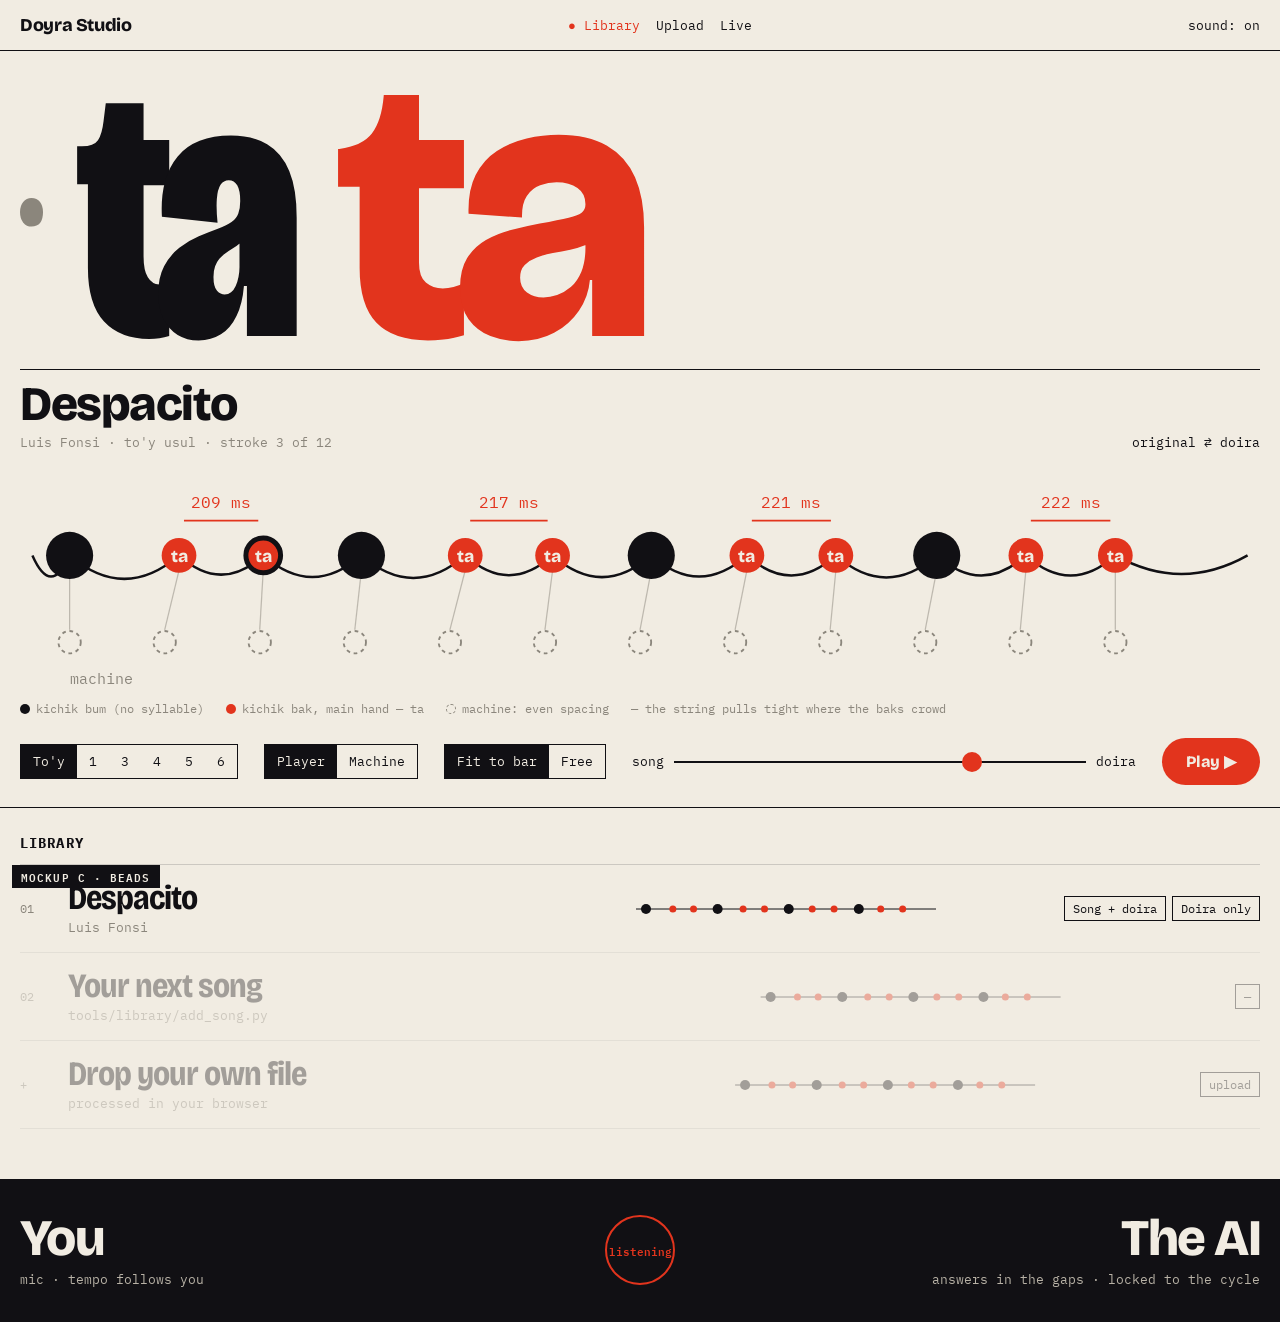
<file: doyra-ai-site/studio/_mockups/c-beads.html>
<!doctype html>
<html lang="en">
<head>
<meta charset="utf-8">
<meta name="viewport" content="width=device-width, initial-scale=1">
<title>Mockup C — Beads</title>
<link rel="preconnect" href="https://fonts.googleapis.com">
<link rel="preconnect" href="https://fonts.gstatic.com" crossorigin>
<link href="https://fonts.googleapis.com/css2?family=Bricolage+Grotesque:opsz,wdth,wght@12..96,75..100,200..800&family=IBM+Plex+Mono:wght@400;600&display=swap" rel="stylesheet">
<style>
/* Direction C — BEADS. A printed poster that plays: bone paper, black ink, one
   lacquer red. Every stroke is a bead on a string. The type is alive: its
   width and weight swell on each stroke (variable font axes). The timing
   feel is literally visible — the string tightens where the baks crowd. */
:root {
  --bone: #f1ece2; --ink: #111014; --red: #e2341d; --grey: #8b867c; --line: rgba(17,16,20,.16);
  --f-d: "Bricolage Grotesque", sans-serif; --f-m: "IBM Plex Mono", monospace;
}
* { box-sizing: border-box; }
body { margin: 0; background: var(--bone); color: var(--ink); font-family: var(--f-d); overflow-x: clip; }
.tag { position: fixed; left: 12px; bottom: 12px; z-index: 9; font: 600 11px/1 var(--f-m); letter-spacing: .1em; text-transform: uppercase; background: var(--ink); color: var(--bone); padding: 6px 9px; }

header { display: grid; grid-template-columns: auto 1fr auto; gap: 16px; align-items: center; padding: 14px 20px; border-bottom: 1.5px solid var(--ink); font-family: var(--f-m); font-size: 13px; }
header b { font-family: var(--f-d); font-weight: 800; font-size: 18px; letter-spacing: -.02em; }
header nav { display: flex; gap: 16px; justify-content: center; }
header nav a { color: var(--ink); text-decoration: none; }
header nav a.on { color: var(--red); }
header nav a.on::before { content: "● "; }

/* giant reactive syllables */
.poster { position: relative; padding: 18px 20px 0; }
.syl {
  margin: 0; line-height: .78; letter-spacing: -.05em;
  font-size: clamp(110px, 29vw, 400px); font-weight: 800;
  display: flex; gap: .14em; align-items: baseline;
}
.syl span { font-variation-settings: "wdth" 75; transition: font-variation-settings .2s; }
.syl span.hit { color: var(--red); font-variation-settings: "wdth" 100; animation: swell 1.6s ease-in-out infinite alternate; }
@keyframes swell { from { font-variation-settings: "wdth" 75; font-weight: 500; } to { font-variation-settings: "wdth" 100; font-weight: 800; } }
.syl .dot { font-weight: 200; color: var(--grey); }
.meta { display: flex; justify-content: space-between; align-items: end; gap: 18px; flex-wrap: wrap; border-top: 1.5px solid var(--ink); margin-top: 10px; padding-top: 10px; font-family: var(--f-m); font-size: 13px; }
.meta h1 { font: 800 clamp(28px, 4vw, 48px)/1 var(--f-d); letter-spacing: -.03em; margin: 0; }
.meta h1 small { display: block; font: 400 13px var(--f-m); color: var(--grey); letter-spacing: 0; margin-top: 6px; }

/* the string */
.string { padding: 30px 20px 10px; }
.string svg { width: 100%; height: auto; display: block; overflow: visible; }
.legend { display: flex; flex-wrap: wrap; gap: 8px 22px; font-family: var(--f-m); font-size: 12px; color: var(--grey); padding: 0 20px; }
.legend i { display: inline-block; width: 10px; height: 10px; border-radius: 50%; margin-right: 6px; vertical-align: -1px; }

.controls { display: flex; flex-wrap: wrap; gap: 10px 26px; align-items: center; padding: 22px 20px; border-bottom: 1.5px solid var(--ink); font-family: var(--f-m); font-size: 13px; }
.controls .grp { display: flex; gap: 0; border: 1.5px solid var(--ink); }
.controls .grp span { padding: 8px 12px; }
.controls .grp span.on { background: var(--ink); color: var(--bone); }
.fader { flex: 1 1 220px; display: grid; grid-template-columns: auto 1fr auto; gap: 10px; align-items: center; }
.fader .track { height: 2px; background: var(--ink); position: relative; }
.fader .track::after { content: ""; position: absolute; left: 70%; top: -9px; width: 20px; height: 20px; border-radius: 50%; background: var(--red); }
.play { font: 800 16px var(--f-d); background: var(--red); color: var(--bone); border: 0; padding: 14px 24px; border-radius: 999px; }

/* library index */
.index { padding: 26px 20px 50px; }
.index h2 { font: 800 14px var(--f-m); letter-spacing: .08em; text-transform: uppercase; margin: 0 0 12px; }
.row { display: grid; grid-template-columns: 34px minmax(0, 1fr) minmax(0, 1.2fr) auto; gap: 14px; align-items: center; padding: 16px 0; border-top: 1px solid var(--line); }
.row:last-child { border-bottom: 1px solid var(--line); }
.row .n { font: 400 12px var(--f-m); color: var(--grey); }
.row .t { font: 700 clamp(22px, 3vw, 34px)/1 var(--f-d); letter-spacing: -.03em; font-variation-settings: "wdth" 85; }
.row .t small { display: block; font: 400 13px var(--f-m); color: var(--grey); margin-top: 4px; letter-spacing: 0; }
.row svg { width: 100%; height: 24px; }
.row .m { font: 400 12px var(--f-m); display: flex; gap: 6px; }
.row .m span { border: 1px solid var(--ink); padding: 4px 8px; white-space: nowrap; }
.row.ghost { opacity: .35; }

/* live duet */
.duet { display: grid; grid-template-columns: 1fr auto 1fr; gap: 14px; align-items: center; padding: 34px 20px; background: var(--ink); color: var(--bone); }
.duet h3 { font: 800 clamp(28px, 4vw, 52px)/1 var(--f-d); margin: 0; letter-spacing: -.03em; }
.duet p { font: 400 13px var(--f-m); color: #b8b2a6; margin: 6px 0 0; }
.duet .ear { width: 70px; height: 70px; border-radius: 50%; border: 2px solid var(--red); display: grid; place-items: center; font: 600 11px var(--f-m); color: var(--red); animation: listen 1.4s ease-in-out infinite; }
@keyframes listen { 50% { box-shadow: 0 0 0 14px rgba(226,52,29,.15); } }
.duet .right { text-align: right; }

@media (max-width: 720px) {
  header { grid-template-columns: auto 1fr; }
  header nav { justify-content: end; }
  header > span:last-child { display: none; }
  .row { grid-template-columns: 24px minmax(0, 1fr); }
  .row svg, .row .m { grid-column: 2; }
  .duet { grid-template-columns: 1fr; text-align: left; }
  .duet .right { text-align: left; }
}
@media (prefers-reduced-motion: reduce) { * { animation: none !important; } }
</style>
</head>
<body>
<span class="tag">Mockup C · Beads</span>
<header>
  <b>Doyra Studio</b>
  <nav><a class="on" href="#">Library</a><a href="#">Upload</a><a href="#">Live</a></nav>
  <span>sound: on</span>
</header>

<section class="poster" aria-label="Now playing">
  <p class="syl" aria-hidden="true"><span class="dot">·</span><span>ta</span><span class="hit">ta</span></p>
  <div class="meta">
    <h1>Despacito <small>Luis Fonsi · to'y usul · stroke 3 of 12</small></h1>
    <span>original ⇄ doira</span>
  </div>
</section>

<section class="string" aria-label="One to'y cycle as beads on a string">
  <svg viewBox="0 0 1000 170" id="string"></svg>
</section>
<div class="legend">
  <span><i style="background:#111014"></i>kichik bum (no syllable)</span>
  <span><i style="background:#e2341d"></i>kichik bak, main hand — ta</span>
  <span><i style="border:1.5px dashed #8b867c"></i>machine: even spacing</span>
  <span>— the string pulls tight where the baks crowd</span>
</div>

<section class="controls">
  <span class="grp"><span class="on">To'y</span><span>1</span><span>3</span><span>4</span><span>5</span><span>6</span></span>
  <span class="grp"><span class="on">Player</span><span>Machine</span></span>
  <span class="grp"><span class="on">Fit to bar</span><span>Free</span></span>
  <span class="fader"><span>song</span><span class="track"></span><span>doira</span></span>
  <button class="play">Play ▶</button>
</section>

<section class="index" aria-label="Library">
  <h2>Library</h2>
  <div class="row"><span class="n">01</span><span class="t">Despacito<small>Luis Fonsi</small></span><svg viewBox="0 0 300 24" class="mini"></svg><span class="m"><span>Song + doira</span><span>Doira only</span></span></div>
  <div class="row ghost"><span class="n">02</span><span class="t">Your next song<small>tools/library/add_song.py</small></span><svg viewBox="0 0 300 24"></svg><span class="m"><span>—</span></span></div>
  <div class="row ghost"><span class="n">+</span><span class="t">Drop your own file<small>processed in your browser</small></span><svg viewBox="0 0 300 24"></svg><span class="m"><span>upload</span></span></div>
</section>

<section class="duet" aria-label="Live mode">
  <div><h3>You</h3><p>mic · tempo follows you</p></div>
  <div class="ear">listening</div>
  <div class="right"><h3>The AI</h3><p>answers in the gaps · locked to the cycle</p></div>
</section>

<script>
(() => {
  // One to'y cycle. Bead x-position = cumulative measured gap; ghost beads = even.
  const gaps = [1.151, 0.886, 1.033, 1.092, 0.919, 1.038, 1.006, 0.936, 1.061, 0.938, 0.941, 1.0];
  const usul = 'MKKMKKMKKMKK'.split('');
  const tot = gaps.reduce((a, b) => a + b, 0);
  const X0 = 40, W = 920;
  let x = 0, real = [];
  for (let i = 0; i < 12; i++) { real.push(X0 + x / tot * W); x += gaps[i]; }
  const even = usul.map((_, i) => X0 + i / 12 * W);
  let s = '';
  // the string sags between beads; tighter gap = less sag
  let d = `M${X0 - 30} 60`;
  real.forEach((rx, i) => {
    const prev = i ? real[i - 1] : X0 - 30;
    const sag = 8 + (i ? gaps[i - 1] : 1) * 26;
    d += ` Q${(prev + rx) / 2} ${60 + sag} ${rx} 60`;
  });
  d += ` Q${(real[11] + X0 + W + 30) / 2} 90 ${X0 + W + 30} 60`;
  s += `<path d="${d}" fill="none" stroke="#111014" stroke-width="2"/>`;
  even.forEach((ex) => { s += `<circle cx="${ex}" cy="130" r="9" fill="none" stroke="#8b867c" stroke-width="1.5" stroke-dasharray="3 3"/>`; });
  real.forEach((rx, i) => {
    const bum = usul[i] === 'M';
    const hit = i === 2;
    s += `<line x1="${rx}" y1="72" x2="${even[i]}" y2="120" stroke="#8b867c" stroke-width="1" opacity=".5"/>`;
    s += `<circle cx="${rx}" cy="60" r="${bum ? 19 : 14}" fill="${bum ? '#111014' : '#e2341d'}"${hit ? ' stroke="#111014" stroke-width="4"' : ''}/>`;
    if (!bum) s += `<text x="${rx}" y="65" text-anchor="middle" font-family="Bricolage Grotesque" font-weight="800" font-size="14" fill="#f1ece2">ta</text>`;
    if (i % 3 === 1) {
      const ms = Math.round(gaps[i] * 236);
      s += `<text x="${(rx + real[i + 1]) / 2}" y="22" text-anchor="middle" font-family="IBM Plex Mono" font-size="13" fill="#e2341d">${ms} ms</text>`;
      s += `<path d="M${rx + 4} 32 h${real[i + 1] - rx - 8}" stroke="#e2341d" stroke-width="1.5"/>`;
    }
  });
  s += `<text x="${X0}" y="164" font-family="IBM Plex Mono" font-size="12" fill="#8b867c">machine</text>`;
  document.getElementById('string').innerHTML = s;

  // tiny bead-strings in the library rows
  document.querySelectorAll('.row svg').forEach((m, k) => {
    let t = '<line x1="0" y1="12" x2="300" y2="12" stroke="#111014" stroke-width="1"/>';
    real.forEach((rx, i) => { t += `<circle cx="${(rx - X0) / W * 280 + 10}" cy="12" r="${usul[i] === 'M' ? 5 : 3.5}" fill="${usul[i] === 'M' ? '#111014' : '#e2341d'}"/>`; });
    m.innerHTML = t;
  });
})();
</script>
</body>
</html>
</file>
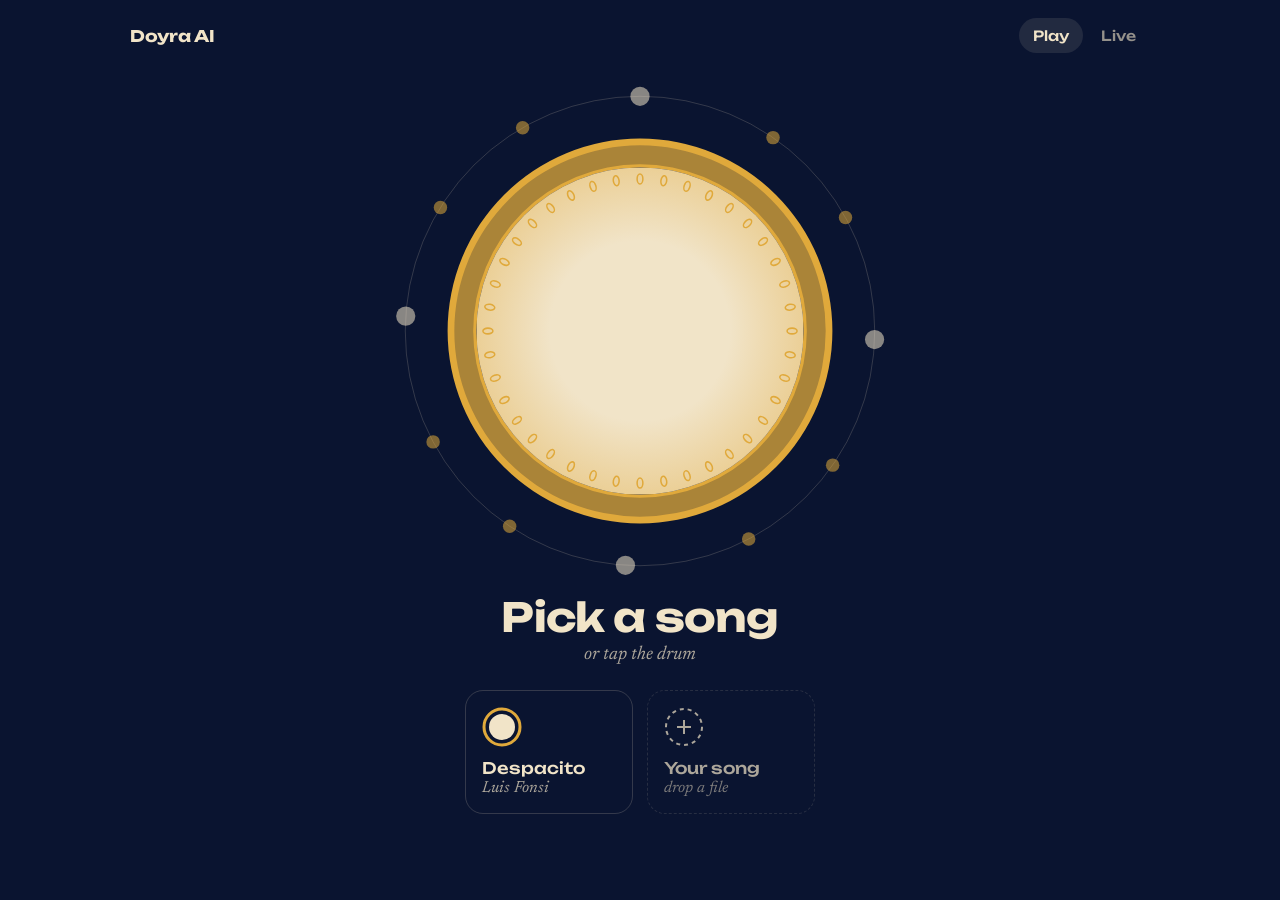
<file: doyra-ai-site/studio/_mockups/clean.html>
<!doctype html>
<html lang="en">
<head>
<meta charset="utf-8">
<meta name="viewport" content="width=device-width, initial-scale=1">
<title>Doyra Studio — clean mockup</title>
<link rel="preconnect" href="https://fonts.googleapis.com">
<link rel="preconnect" href="https://fonts.gstatic.com" crossorigin>
<link href="https://fonts.googleapis.com/css2?family=Unbounded:wght@500;700&family=Newsreader:ital,opsz,wght@0,6..72,400;1,6..72,400&display=swap" rel="stylesheet">
<style>
/* Clean direction. Same fonts and colours as the landing page.
   Three colours only: ink (background), skin (text, drum skin), gold (accent).
   All the motion lives on the doira. */
:root {
  --ink: #0a1430;
  --skin: #f1e4c8;
  --gold: #e0a93b;
  --f-d: "Unbounded", sans-serif;
  --f-b: "Newsreader", Georgia, serif;
}
* { box-sizing: border-box; }
html, body { margin: 0; }
body {
  min-height: 100svh;
  background: var(--ink);
  color: var(--skin);
  font-family: var(--f-b);
  font-size: 19px;
  overflow-x: clip;
  -webkit-font-smoothing: antialiased;
}
button { font: inherit; color: inherit; background: none; border: 0; cursor: pointer; -webkit-tap-highlight-color: transparent; }
:focus-visible { outline: 2px solid var(--gold); outline-offset: 3px; }

/* ---- top bar ---- */
.bar {
  display: flex; align-items: center; gap: 20px;
  padding: 18px clamp(16px, 4vw, 40px);
  max-width: 1100px; margin: 0 auto;
}
.brand { font: 700 16px var(--f-d); color: var(--skin); text-decoration: none; margin-right: auto; }
.tabs { display: flex; gap: 4px; }
.tabs button { font: 500 14px var(--f-d); padding: 9px 14px; border-radius: 999px; opacity: .6; }
.tabs button[aria-selected="true"] { opacity: 1; background: rgba(241,228,200,.1); }

/* ---- stage ---- */
.view { max-width: 1100px; margin: 0 auto; padding: 0 clamp(16px, 4vw, 40px) 60px; }
.view[hidden] { display: none; }
.drum-box { width: min(100%, 520px, 62svh); aspect-ratio: 1; margin: 0 auto; position: relative; }
.drum-box canvas { width: 100%; height: 100%; display: block; touch-action: manipulation; cursor: pointer; }

.now { text-align: center; margin: 4px 0 26px; min-height: 64px; }
.now h1 { font: 700 clamp(26px, 6vw, 40px)/1.1 var(--f-d); margin: 0; letter-spacing: -.02em; }
.now p { margin: 6px 0 0; font-style: italic; opacity: .7; }

/* ---- song row ---- */
.songs[hidden] { display: none; }
.songs { display: flex; gap: 14px; justify-content: center; flex-wrap: wrap; }
.card {
  width: 168px; padding: 16px; border-radius: 18px; text-align: left;
  border: 1.5px solid rgba(241,228,200,.18);
  display: grid; gap: 12px; transition: border-color .2s, transform .2s;
}
.card:hover { border-color: var(--gold); transform: translateY(-2px); }
.card svg { width: 40px; height: 40px; }
.card b { font: 500 16px/1.2 var(--f-d); display: block; }
.card span { font-style: italic; font-size: 16px; opacity: .7; }
.card.add { border-style: dashed; opacity: .7; }

/* ---- 3 controls ---- */
.controls { display: grid; gap: 18px; justify-items: center; }
.controls[hidden] { display: none; }
.seg { display: flex; flex-wrap: wrap; justify-content: center; gap: 6px; }
.seg button {
  font: 500 15px var(--f-d); padding: 11px 16px; border-radius: 999px;
  border: 1.5px solid rgba(241,228,200,.2);
}
.seg button[aria-pressed="true"] { background: var(--skin); color: var(--ink); border-color: var(--skin); }
.ctl-label { font-size: 15px; font-style: italic; opacity: .6; margin: 0 0 -10px; }
.row-bottom { display: flex; gap: 18px; align-items: center; margin-top: 6px; }
.back, .more-btn { font: 500 14px var(--f-d); opacity: .7; padding: 8px 4px; }
.more-btn { color: var(--gold); opacity: 1; }

/* ---- "More" sheet ---- */
.sheet {
  position: fixed; left: 50%; bottom: 0; transform: translate(-50%, 105%);
  width: min(100%, 560px); padding: 26px 22px 34px;
  background: var(--ink); border: 1.5px solid rgba(241,228,200,.18); border-bottom: 0;
  border-radius: 24px 24px 0 0;
  transition: transform .4s cubic-bezier(.2,.8,.2,1); z-index: 20;
}
.sheet.open { transform: translate(-50%, 0); }
.sheet h2 { font: 700 18px var(--f-d); margin: 0 0 18px; }
.sheet dl { display: grid; grid-template-columns: auto 1fr; gap: 12px 18px; margin: 0 0 20px; }
.sheet dt { opacity: .6; font-style: italic; }
.sheet dd { margin: 0; }
.sections { display: flex; gap: 3px; height: 26px; margin: 0 0 22px; }
.sections i { flex: var(--w); border-radius: 4px; background: rgba(241,228,200,.15); }
.sections i.on { background: var(--gold); }
.sheet .export { font: 500 15px var(--f-d); padding: 12px 18px; border-radius: 999px; border: 1.5px solid var(--gold); color: var(--gold); }
.sheet .close { position: absolute; right: 16px; top: 16px; font: 500 14px var(--f-d); opacity: .7; padding: 6px; }
.mock-note { font-size: 14px; opacity: .5; font-style: italic; margin: 14px 0 0; }

/* ---- live ---- */
.live-stage { display: grid; grid-template-columns: 1fr auto 1fr; align-items: center; gap: clamp(8px, 3vw, 40px); margin: 30px auto 24px; max-width: 760px; }
.live-stage figure { margin: 0; text-align: center; }
.live-stage canvas { width: 100%; aspect-ratio: 1; display: block; }
.live-stage figcaption { font: 500 15px var(--f-d); margin-top: 8px; }
.ear { display: flex; gap: 5px; align-items: center; height: 40px; }
.ear i { width: 4px; border-radius: 2px; background: var(--gold); height: 10px; animation: hear 1.2s ease-in-out infinite; }
.ear i:nth-child(2) { animation-delay: .15s; } .ear i:nth-child(3) { animation-delay: .3s; } .ear i:nth-child(4) { animation-delay: .45s; }
@keyframes hear { 50% { height: 34px; } }
.mic {
  display: grid; place-items: center; margin: 0 auto; width: 120px; height: 120px; border-radius: 50%;
  background: var(--gold); color: var(--ink); font: 700 15px var(--f-d);
  box-shadow: 0 0 0 0 rgba(224,169,59,.4); animation: breathe 2.4s ease-in-out infinite;
}
@keyframes breathe { 50% { box-shadow: 0 0 0 18px rgba(224,169,59,0); } }
.live-note { text-align: center; opacity: .7; font-style: italic; margin: 18px 0 0; }

@media (max-width: 560px) {
  body { font-size: 18px; }
  .card { width: calc(50% - 7px); }
  .seg button { padding: 10px 13px; font-size: 14px; }
}
@media (prefers-reduced-motion: reduce) {
  .ear i, .mic { animation: none; }
  .sheet { transition: none; }
}
</style>
</head>
<body>

<header class="bar">
  <a class="brand" href="../../index.html">Doyra AI</a>
  <nav class="tabs" role="tablist">
    <button role="tab" aria-selected="true" data-view="play">Play</button>
    <button role="tab" aria-selected="false" data-view="live">Live</button>
  </nav>
</header>

<!-- =============== PLAY =============== -->
<main class="view" id="view-play">
  <div class="drum-box"><canvas id="drum" aria-label="The doira. Tap the skin for bum, the rim for bak."></canvas></div>

  <div class="now" id="now">
    <h1>Pick a song</h1>
    <p>or tap the drum</p>
  </div>

  <div class="songs" id="songs">
    <button class="card" data-song="despacito">
      <svg viewBox="0 0 40 40" aria-hidden="true"><circle cx="20" cy="20" r="18" fill="none" stroke="#e0a93b" stroke-width="3"/><circle cx="20" cy="20" r="13" fill="#f1e4c8"/></svg>
      <div><b>Despacito</b><span>Luis Fonsi</span></div>
    </button>
    <button class="card add">
      <svg viewBox="0 0 40 40" aria-hidden="true"><circle cx="20" cy="20" r="18" fill="none" stroke="#f1e4c8" stroke-width="2" stroke-dasharray="4 4"/><path d="M20 13v14M13 20h14" stroke="#f1e4c8" stroke-width="2"/></svg>
      <div><b>Your song</b><span>drop a file</span></div>
    </button>
  </div>

  <div class="controls" id="controls" hidden>
    <div class="seg" data-group="mix">
      <button aria-pressed="true">Song + doira</button>
      <button aria-pressed="false">Doira only</button>
    </div>
    <p class="ctl-label">Rhythm</p>
    <div class="seg" data-group="usul">
      <button aria-pressed="true" data-usul="auto">Auto</button>
      <button aria-pressed="false" data-usul="toy">To'y</button>
      <button aria-pressed="false" data-usul="u1">1</button>
      <button aria-pressed="false" data-usul="u3">3</button>
      <button aria-pressed="false" data-usul="u4">4</button>
      <button aria-pressed="false" data-usul="u5">5</button>
      <button aria-pressed="false" data-usul="u6">6</button>
    </div>
    <p class="ctl-label">Feel</p>
    <div class="seg" data-group="feel">
      <button aria-pressed="true" data-feel="player">Player</button>
      <button aria-pressed="false" data-feel="machine">Machine</button>
    </div>
    <div class="row-bottom">
      <button class="back" id="back">← Songs</button>
      <button class="more-btn" id="more">More</button>
    </div>
  </div>
</main>

<!-- =============== LIVE =============== -->
<main class="view" id="view-live" hidden>
  <div class="live-stage">
    <figure><canvas id="you" aria-hidden="true"></canvas><figcaption>You</figcaption></figure>
    <div class="ear" aria-label="The AI is listening"><i></i><i></i><i></i><i></i></div>
    <figure><canvas id="ai" aria-hidden="true"></canvas><figcaption>The AI</figcaption></figure>
  </div>
  <button class="mic">Start</button>
  <p class="live-note">Use headphones. Play a few strokes; the AI follows your tempo and answers in the gaps.</p>
</main>

<!-- =============== MORE =============== -->
<aside class="sheet" id="sheet" aria-label="More">
  <button class="close" id="close">Close</button>
  <h2>More</h2>
  <dl>
    <dt>Tempo</dt><dd>— BPM</dd>
    <dt>Style</dt><dd>— (confidence —)</dd>
    <dt>Usul</dt><dd id="sheet-usul">To'y · 12 strokes</dd>
  </dl>
  <div class="sections" aria-label="Song sections">
    <i style="--w:2"></i><i class="on" style="--w:4"></i><i style="--w:3"></i><i style="--w:4"></i><i style="--w:2"></i>
  </div>
  <button class="export">Export .m4a</button>
  <p class="mock-note">Mockup: tempo, style and sections fill in once a song is analysed.</p>
</aside>

<script>
(() => {
  'use strict';
  const TAU = Math.PI * 2;
  const reduced = matchMedia('(prefers-reduced-motion: reduce)').matches;
  const C = { ink: '#0a1430', skin: '#f1e4c8', gold: '#e0a93b' };
  const rgba = (hex, a) => { const n = parseInt(hex.slice(1), 16); return `rgba(${n >> 16},${(n >> 8) & 255},${n & 255},${a})`; };

  // ---- research data: strokes and usuls ----
  const STROKE = {
    B: { file: 'bum_main', bum: true }, b: { file: 'bum_secondary', bum: true },
    T: { file: 'bak_main', syl: 'ta' }, t: { file: 'bak_secondary', syl: 'ka' },
    K: { file: 'kichik_bak_main', syl: 'ta', small: true }, k: { file: 'kichik_bak_secondary', syl: 'ka', small: true },
    M: { file: 'kichik_bum_main', bum: true, small: true }, m: { file: 'kichik_bum_secondary', bum: true, small: true },
    n: { file: 'noxun_secondary', syl: 'ka', small: true },
  };
  // gaps: measured, relative to the mean gap. null = not measured yet (even spacing in this mockup).
  const USULS = {
    toy: { name: "To'y", seq: 'MKKMKKMKKMKK', gaps: [1.151, 0.886, 1.033, 1.092, 0.919, 1.038, 1.006, 0.936, 1.061, 0.938, 0.941, 1.0], mean: 0.236 },
    u1:  { name: 'Usul 1', seq: 'KMKKtMKtKtMKKtM', gaps: null, mean: 0.236 },
    u3:  { name: 'Usul 3', seq: 'KKtMKKtM', gaps: null, mean: 0.236 },
    u4:  { name: 'Usul 4', seq: 'MKKMK', gaps: [0.652, 1.27, 0.748, 1.148, 1.274], mean: 0.334 },
    u5:  { name: 'Usul 5', seq: 'MKKKMKK', gaps: [0.924, 0.935, 0.882, 1.027, 0.92, 0.897, 1.831], mean: 0.195 },
    u6:  { name: 'Usul 6', seq: 'KtKtKtK', gaps: [1.28, 0.996, 0.971, 0.962, 0.927, 0.864, 1.0], mean: 0.192 }, // last gap not measured
  };

  // ---- sound: real recordings (the landing page's copies) ----
  const audio = { ctx: null, buf: {}, loading: null };
  function unlock() {
    if (!audio.ctx) audio.ctx = new (window.AudioContext || window.webkitAudioContext)();
    if (audio.ctx.state === 'suspended') audio.ctx.resume();
    if (!audio.loading) {
      const files = [...new Set(Object.values(STROKE).map((s) => s.file))];
      audio.loading = Promise.all(files.map(async (f) => {
        try {
          const ab = await (await fetch(`../../sounds/${f}.wav`)).arrayBuffer();
          audio.buf[f] = await new Promise((res, rej) => audio.ctx.decodeAudioData(ab, res, rej));
        } catch (e) { /* visuals still work */ }
      }));
    }
    return audio.loading;
  }
  function sound(code, when) {
    const b = audio.buf[STROKE[code].file];
    if (!b) return;
    const s = audio.ctx.createBufferSource();
    s.buffer = b; s.connect(audio.ctx.destination); s.start(when);
  }

  // ---- the doira ----
  class Doira {
    constructor(canvas, opts = {}) {
      this.c = canvas; this.ctx = canvas.getContext('2d');
      this.orbit = opts.orbit !== false;
      this.ripples = []; this.sparks = []; this.words = [];
      this.energy = 0; this.kick = 0; this.lit = -1; this.litT = 0; this.m = 1; this.mTarget = 1;
      this.usul = USULS.toy; this.phase = -1;
      this.rings = Array.from({ length: 40 }, (_, i) => ({ a: i / 40 * TAU, ph: Math.random() * TAU, f: 22 + Math.random() * 14 }));
      new ResizeObserver(() => this.fit()).observe(canvas);
      this.fit();
    }
    fit() {
      const r = this.c.getBoundingClientRect(), dpr = Math.min(2, devicePixelRatio || 1);
      this.c.width = Math.round(r.width * dpr); this.c.height = Math.round(r.height * dpr);
      this.dpr = dpr; this.w = r.width; this.R = r.width / 2 * (this.orbit ? 0.74 : 0.78); this.Ri = this.R * 0.85;
    }
    // bead angle for stroke i: real (measured gaps) or machine (even), blended by m
    angle(i, m = this.m) {
      const u = this.usul, n = u.seq.length;
      const even = i / n;
      let real = even;
      if (u.gaps) { const tot = u.gaps.reduce((a, b) => a + b, 0); real = u.gaps.slice(0, i).reduce((a, b) => a + b, 0) / tot; }
      return -Math.PI / 2 + TAU * (even + (real - even) * m);
    }
    strike(code, i, at) {
      const s = STROKE[code], t = performance.now() / 1000, R = this.R;
      if (i !== undefined) { this.lit = i; this.litT = t; }
      if (s.bum) {
        const x = at ? at.x : 0, y = at ? at.y : 0;
        this.ripples.push({ x, y, t, life: s.small ? 1.1 : 1.6, speed: R * (s.small ? 0.8 : 1), w: R * (s.small ? 0.035 : 0.055), s: s.small ? 0.7 : 1 });
        this.kick = s.small ? 0.6 : 1; this.energy = Math.min(1.5, this.energy + 0.4);
      } else {
        const a = at ? Math.atan2(at.y, at.x) : i !== undefined ? this.angle(i) : -Math.PI / 4;
        const x = Math.cos(a) * this.Ri * 0.98, y = Math.sin(a) * this.Ri * 0.98;
        this.ripples.push({ x, y, t, life: 0.7, speed: R * 1.6, w: R * 0.02, s: 0.8 });
        this.energy = Math.min(1.8, this.energy + (s.small ? 0.7 : 1));
        if (!reduced) for (let k = 0; k < (s.small ? 12 : 22); k++) {
          const sa = a + (Math.random() - 0.5) * 1.6, sp = R * (0.8 + Math.random() * 2);
          this.sparks.push({ x, y, vx: Math.cos(sa) * sp, vy: Math.sin(sa) * sp, t, life: 0.4 + Math.random() * 0.4 });
        }
        if (s.syl) this.words.push({ text: s.syl, a, t });
      }
      if (this.ripples.length > 12) this.ripples.shift();
    }
    draw(t, dt) {
      const { ctx, dpr, w, R, Ri } = this;
      this.kick *= Math.exp(-dt * 7); this.energy *= Math.exp(-dt * 2.6);
      this.m += (this.mTarget - this.m) * (1 - Math.exp(-dt * 6));
      ctx.setTransform(dpr, 0, 0, dpr, 0, 0);
      ctx.clearRect(0, 0, w, w);
      ctx.translate(w / 2, w / 2);

      // --- bead string: the usul cycle around the drum ---
      if (this.orbit) {
        const Ro = R * 1.22, n = this.usul.seq.length;
        ctx.strokeStyle = rgba(C.skin, 0.18); ctx.lineWidth = 1;
        ctx.beginPath(); ctx.arc(0, 0, Ro, 0, TAU); ctx.stroke();
        // progress arc: where we are in the cycle
        if (this.phase >= 0) {
          ctx.strokeStyle = rgba(C.gold, 0.7); ctx.lineWidth = 2;
          ctx.beginPath(); ctx.arc(0, 0, Ro, -Math.PI / 2, -Math.PI / 2 + TAU * this.phase); ctx.stroke();
        }
        for (let i = 0; i < n; i++) {
          const code = this.usul.seq[i], s = STROKE[code], a = this.angle(i);
          const on = i === this.lit && t - this.litT < 0.35;
          const pulse = on ? 1 - (t - this.litT) / 0.35 : 0;
          const r = (s.bum ? R * 0.05 : R * 0.035) * (1 + pulse * 0.6);
          ctx.fillStyle = s.bum ? C.skin : C.gold;
          ctx.globalAlpha = 0.55 + pulse * 0.45;
          ctx.beginPath(); ctx.arc(Math.cos(a) * Ro, Math.sin(a) * Ro, r, 0, TAU); ctx.fill();
          if (on && !reduced) {
            ctx.strokeStyle = rgba(C.gold, pulse); ctx.lineWidth = 2;
            ctx.beginPath(); ctx.arc(Math.cos(a) * Ro, Math.sin(a) * Ro, r + R * 0.06 * (1 - pulse), 0, TAU); ctx.stroke();
          }
          ctx.globalAlpha = 1;
        }
      }

      const s = 1 + this.kick * 0.02;
      ctx.save(); ctx.scale(s, s);
      // glow behind on hits
      if (this.energy > 0.03) {
        const g = ctx.createRadialGradient(0, 0, R * 0.8, 0, 0, R * 1.25);
        g.addColorStop(0, rgba(C.gold, 0.25 * Math.min(1, this.energy))); g.addColorStop(1, rgba(C.gold, 0));
        ctx.fillStyle = g; ctx.beginPath(); ctx.arc(0, 0, R * 1.25, 0, TAU); ctx.fill();
      }
      // frame: gold ring
      ctx.fillStyle = C.gold;
      ctx.beginPath(); ctx.arc(0, 0, R, 0, TAU); ctx.arc(0, 0, Ri, 0, TAU, true); ctx.fill();
      ctx.fillStyle = rgba(C.ink, 0.25);
      ctx.beginPath(); ctx.arc(0, 0, R * 0.965, 0, TAU); ctx.arc(0, 0, Ri * 1.02, 0, TAU, true); ctx.fill();
      // skin
      ctx.save();
      ctx.beginPath(); ctx.arc(0, 0, Ri, 0, TAU); ctx.clip();
      ctx.fillStyle = C.skin; ctx.fillRect(-Ri, -Ri, Ri * 2, Ri * 2);
      const v = ctx.createRadialGradient(0, 0, Ri * 0.55, 0, 0, Ri);
      v.addColorStop(0, rgba(C.gold, 0)); v.addColorStop(1, rgba(C.gold, 0.35));
      ctx.fillStyle = v; ctx.fillRect(-Ri, -Ri, Ri * 2, Ri * 2);
      for (let k = this.ripples.length - 1; k >= 0; k--) {
        const rp = this.ripples[k], age = t - rp.t;
        if (age > rp.life) { this.ripples.splice(k, 1); continue; }
        const f = age / rp.life, fade = Math.pow(1 - f, 1.5) * rp.s;
        for (let j = 0; j < 3; j++) {
          const rr = rp.speed * age - j * rp.w * 2.2;
          if (rr <= 0) continue;
          ctx.lineWidth = rp.w * (1 - f * 0.5);
          ctx.strokeStyle = rgba(C.gold, fade * 0.45 * (1 - j * 0.3));
          ctx.beginPath(); ctx.arc(rp.x, rp.y, rr, 0, TAU); ctx.stroke();
        }
      }
      ctx.restore();
      // jingle rings on the inner rim
      ctx.strokeStyle = C.gold; ctx.lineWidth = Math.max(1, R * 0.008);
      for (const ring of this.rings) {
        const wob = reduced ? 0 : Math.sin(t * ring.f + ring.ph) * this.energy;
        const a = ring.a + wob * 0.015, rr = Ri * 0.93 + wob * R * 0.012;
        ctx.beginPath(); ctx.ellipse(Math.cos(a) * rr, Math.sin(a) * rr, R * 0.026, R * 0.015, a + wob * 0.6, 0, TAU); ctx.stroke();
      }
      ctx.restore();

      // sparks
      for (let k = this.sparks.length - 1; k >= 0; k--) {
        const p = this.sparks[k], age = t - p.t;
        if (age > p.life) { this.sparks.splice(k, 1); continue; }
        p.vx *= Math.exp(-dt * 2.5); p.vy *= Math.exp(-dt * 2.5); p.vy += R * 1.2 * dt;
        p.x += p.vx * dt; p.y += p.vy * dt;
        const f = 1 - age / p.life;
        ctx.strokeStyle = rgba(C.gold, f); ctx.lineWidth = 1 + f * 2; ctx.lineCap = 'round';
        ctx.beginPath(); ctx.moveTo(p.x, p.y); ctx.lineTo(p.x - p.vx * 0.03, p.y - p.vy * 0.03); ctx.stroke();
      }
      // ta / ka
      ctx.textAlign = 'center'; ctx.textBaseline = 'middle';
      for (let k = this.words.length - 1; k >= 0; k--) {
        const wd = this.words[k], age = t - wd.t;
        if (age > 0.9) { this.words.splice(k, 1); continue; }
        const f = age / 0.9, d = R * (1.04 + (reduced ? 0 : f * 0.1));
        ctx.globalAlpha = 1 - f;
        ctx.font = `700 ${R * 0.12}px Unbounded, sans-serif`;
        ctx.fillStyle = C.skin;
        ctx.fillText(wd.text, Math.cos(wd.a) * d, Math.sin(wd.a) * d);
      }
      ctx.globalAlpha = 1;
    }
  }

  const drum = new Doira(document.getElementById('drum'));
  const you = new Doira(document.getElementById('you'), { orbit: false });
  const ai = new Doira(document.getElementById('ai'), { orbit: false });

  // tap the drum: centre = bum, rim = bak
  drum.c.addEventListener('pointerdown', (e) => {
    const r = drum.c.getBoundingClientRect();
    const x = e.clientX - r.left - r.width / 2, y = e.clientY - r.top - r.height / 2;
    const d = Math.hypot(x, y) / drum.R;
    if (d > 1.05) return;
    const code = d < 0.68 ? 'B' : (x < 0 ? 't' : 'T');
    unlock().then(() => sound(code, 0));
    drum.strike(code, undefined, { x, y });
  });

  // ---- cycle player ----
  const play = { on: false, usul: 'toy', next: 0, i: 0, cycleStart: 0, queue: [] };
  function cycleLen(u) { return (u.gaps ? u.gaps.reduce((a, b) => a + b, 0) : u.seq.length) * u.mean; }
  function gapAt(u, i, m) { return (u.gaps ? 1 + (u.gaps[i] - 1) * m : 1) * u.mean; }
  function start() {
    unlock().then(() => {
      play.on = true; play.i = 0;
      play.next = audio.ctx.currentTime + 0.1; play.cycleStart = play.next;
    });
  }
  function schedule() {
    if (!play.on) return;
    const u = USULS[play.usul], now = audio.ctx.currentTime;
    while (play.next < now + 0.12) {
      const code = u.seq[play.i];
      sound(code, play.next);
      play.queue.push({ t: play.next, i: play.i, code });
      play.next += gapAt(u, play.i, drum.mTarget);
      play.i = (play.i + 1) % u.seq.length;
      if (play.i === 0) play.cycleStart = play.next;
    }
  }
  setInterval(schedule, 25);

  // ---- UI ----
  const songs = document.getElementById('songs'), controls = document.getElementById('controls'), now = document.getElementById('now');
  songs.querySelector('[data-song]').addEventListener('click', () => {
    songs.hidden = true; controls.hidden = false;
    now.innerHTML = '<h1>Despacito</h1><p>Luis Fonsi · in the to\'y usul</p>';
    start();
  });
  document.getElementById('back').addEventListener('click', () => {
    play.on = false; play.queue.length = 0; drum.phase = -1;
    songs.hidden = false; controls.hidden = true;
    now.innerHTML = '<h1>Pick a song</h1><p>or tap the drum</p>';
  });
  document.querySelectorAll('.seg').forEach((seg) => seg.addEventListener('click', (e) => {
    const b = e.target.closest('button'); if (!b) return;
    seg.querySelectorAll('button').forEach((x) => x.setAttribute('aria-pressed', String(x === b)));
    if (b.dataset.feel) drum.mTarget = b.dataset.feel === 'player' ? 1 : 0;
    if (b.dataset.usul) {
      play.usul = b.dataset.usul === 'auto' ? 'toy' : b.dataset.usul;
      drum.usul = USULS[play.usul]; play.i = 0; play.queue.length = 0;
      if (audio.ctx) { play.next = audio.ctx.currentTime + 0.05; play.cycleStart = play.next; }
      const u = USULS[play.usul];
      now.querySelector('p').textContent = `Luis Fonsi · ${b.dataset.usul === 'auto' ? "Auto: to'y" : u.name}`;
      document.getElementById('sheet-usul').textContent = `${u.name} · ${u.seq.length} strokes`;
    }
  }));
  const sheet = document.getElementById('sheet');
  document.getElementById('more').addEventListener('click', () => sheet.classList.add('open'));
  document.getElementById('close').addEventListener('click', () => sheet.classList.remove('open'));
  document.querySelectorAll('[data-view]').forEach((tab) => tab.addEventListener('click', () => {
    document.querySelectorAll('[data-view]').forEach((x) => x.setAttribute('aria-selected', String(x === tab)));
    document.getElementById('view-play').hidden = tab.dataset.view !== 'play';
    document.getElementById('view-live').hidden = tab.dataset.view !== 'live';
    if (tab.dataset.view === 'live') { play.on = false; you.fit(); ai.fit(); }
  }));

  // live screen preview: the two drums trade strokes silently
  let liveT = 0;

  let last = performance.now() / 1000;
  function frame() {
    const t = performance.now() / 1000, dt = Math.min(0.05, t - last); last = t;
    if (audio.ctx) {
      const at = audio.ctx.currentTime;
      while (play.queue.length && play.queue[0].t <= at) { const q = play.queue.shift(); drum.strike(q.code, q.i); }
      if (play.on) { const u = USULS[play.usul]; drum.phase = Math.min(1, Math.max(0, (at - play.cycleStart + cycleLen(u)) % cycleLen(u) / cycleLen(u))); }
    }
    if (!document.getElementById('view-play').hidden) drum.draw(t, dt);
    else {
      if (!reduced && t - liveT > 0.6) { liveT = t; (Math.floor(t / 0.6) % 2 ? you : ai).strike(Math.random() < 0.4 ? 'M' : 'K'); }
      you.draw(t, dt); ai.draw(t, dt);
    }
    requestAnimationFrame(frame);
  }
  requestAnimationFrame(frame);
})();
</script>
</body>
</html>
</file>
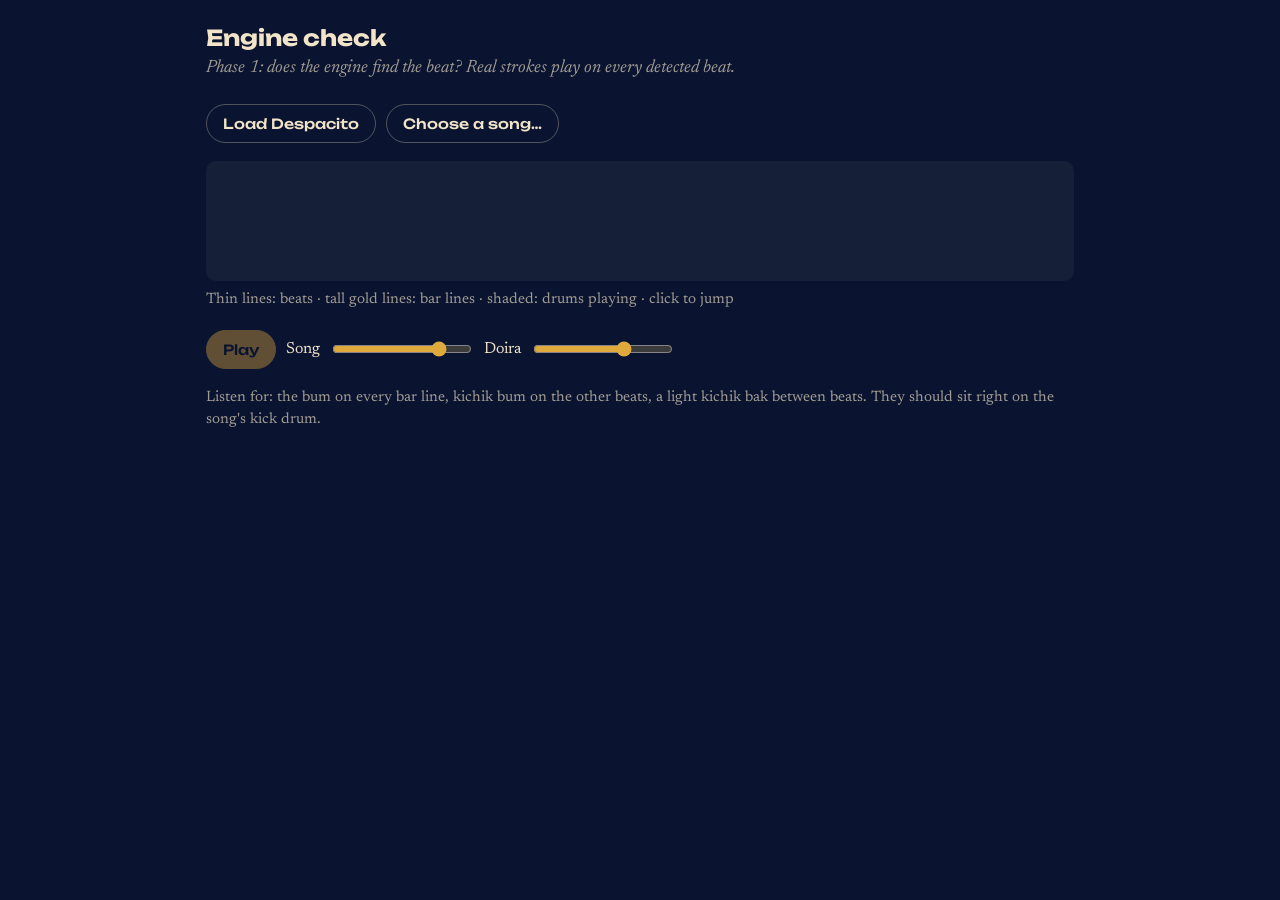
<file: doyra-ai-site/studio/dev/engine.html>
<!doctype html>
<html lang="en">
<head>
<meta charset="utf-8">
<meta name="viewport" content="width=device-width, initial-scale=1">
<title>Engine check — Doyra Studio</title>
<link rel="preconnect" href="https://fonts.googleapis.com">
<link rel="preconnect" href="https://fonts.gstatic.com" crossorigin>
<link href="https://fonts.googleapis.com/css2?family=Unbounded:wght@500;700&family=Newsreader:ital,opsz,wght@0,6..72,400;1,6..72,400&display=swap" rel="stylesheet">
<style>
  /* Developer page for Phase 1: is the engine hearing the song right? */
  :root { --ink: #0a1430; --skin: #f1e4c8; --gold: #e0a93b; }
  * { box-sizing: border-box; }
  body { margin: 0; background: var(--ink); color: var(--skin); font: 18px/1.5 "Newsreader", Georgia, serif; overflow-x: clip; }
  main { max-width: 900px; margin: 0 auto; padding: 24px 16px 60px; }
  h1 { font: 700 22px "Unbounded", sans-serif; margin: 0 0 4px; }
  .sub { opacity: .65; font-style: italic; margin: 0 0 22px; }
  button, label.file { font: 500 14px "Unbounded", sans-serif; color: var(--skin); background: none; border: 1.5px solid rgba(241,228,200,.3); border-radius: 999px; padding: 10px 16px; cursor: pointer; }
  button.primary { background: var(--gold); color: var(--ink); border-color: var(--gold); }
  button:disabled { opacity: .4; cursor: default; }
  .row { display: flex; flex-wrap: wrap; gap: 10px; align-items: center; margin: 0 0 18px; }
  input[type=file] { display: none; }
  #status { min-height: 1.5em; opacity: .8; }
  dl { display: grid; grid-template-columns: auto 1fr; gap: 6px 18px; margin: 0 0 18px; }
  dl[hidden] { display: none; }
  dt { opacity: .6; font-style: italic; }
  dd { margin: 0; }
  canvas { width: 100%; height: 120px; display: block; border-radius: 10px; background: rgba(241,228,200,.05); cursor: pointer; touch-action: manipulation; }
  .legend { font-size: 15px; opacity: .65; margin: 8px 0 18px; }
  label.mix { display: flex; align-items: center; gap: 10px; font-size: 16px; }
  input[type=range] { accent-color: var(--gold); width: 140px; }
</style>
</head>
<body>
<main>
  <h1>Engine check</h1>
  <p class="sub">Phase 1: does the engine find the beat? Real strokes play on every detected beat.</p>

  <div class="row">
    <button id="load-default">Load Despacito</button>
    <label class="file">Choose a song… <input type="file" id="file" accept="audio/*"></label>
    <span id="status"></span>
  </div>

  <dl id="facts" hidden>
    <dt>Tempo</dt><dd id="f-tempo"></dd>
    <dt>Beats</dt><dd id="f-beats"></dd>
    <dt>First bar line</dt><dd id="f-bar"></dd>
    <dt>Drums play</dt><dd id="f-drums"></dd>
    <dt>Analysis</dt><dd id="f-time"></dd>
    <dt>Strokes</dt><dd id="f-bank"></dd>
  </dl>

  <canvas id="timeline" aria-label="Song timeline: beats, bar lines and drum sections. Click to jump."></canvas>
  <p class="legend">Thin lines: beats · tall gold lines: bar lines · shaded: drums playing · click to jump</p>

  <div class="row">
    <button class="primary" id="play" disabled>Play</button>
    <label class="mix">Song <input type="range" id="song-vol" min="0" max="1" step="0.01" value="0.8"></label>
    <label class="mix">Doira <input type="range" id="doira-vol" min="0" max="1.5" step="0.01" value="1"></label>
  </div>
  <p class="legend">Listen for: the bum on every bar line, kichik bum on the other beats, a light kichik bak between beats. They should sit right on the song's kick drum.</p>
</main>

<script type="module">
import { audioContext, decode, toAnalysisPCM, analyze, StrokeBank } from '../js/engine/audio.js';
import { Transport } from '../js/engine/transport.js';

const $ = (id) => document.getElementById(id);
const status = (t) => { $('status').textContent = t; };
let bank, transport, result;

async function ensureBank() {
  if (!bank) bank = await StrokeBank.load(new URL('../sounds/players/doniyor/', location.href));
  return bank;
}

async function loadSong(arrayBuffer, name) {
  try {
    $('play').disabled = true;
    if (transport) transport.stop();
    status(`Decoding ${name}…`);
    const buffer = await decode(arrayBuffer);
    status('Analysing…');
    const t0 = performance.now();
    result = await analyze(await toAnalysisPCM(buffer));
    const secs = (performance.now() - t0) / 1000;
    await ensureBank();
    transport = new Transport({ bank, pattern: beatCheckPattern(result) });
    transport.onStroke(() => { flash = 1; });
    transport.setSong(buffer);
    applyMix();
    showFacts(result, secs, name);
    $('play').disabled = false;
    status('Ready.');
    draw();
  } catch (err) {
    console.error(err);
    status(`Could not load: ${err.message || err}`);
  }
}

// Phase 1 pattern: bum on bar lines, kichik bum on other beats, kichik bak on the "and".
function beatCheckPattern(r) {
  return (from, to) => {
    const out = [];
    const b = r.beats;
    for (let i = 0; i < b.length; i++) {
      if (b[i] >= to) break;
      const bar = ((i - r.downbeat) % 4 + 4) % 4 === 0;
      if (b[i] >= from) out.push({ time: b[i], code: bar ? 'B' : 'M', gain: bar ? 1 : 0.8 });
      const and = i + 1 < b.length ? (b[i] + b[i + 1]) / 2 : b[i] + r.period / 2;
      if (and >= from && and < to) out.push({ time: and, code: 'K', gain: 0.45 });
    }
    return out.sort((p, q) => p.time - q.time);
  };
}

function showFacts(r, secs, name) {
  $('facts').hidden = false;
  $('f-tempo').textContent = `${r.bpm.toFixed(1)} BPM (confidence ${r.tempoConfidence.toFixed(2)}${r.constantTempo ? ', steady' : ', fitted in stretches'})`;
  $('f-beats').textContent = `${r.beats.length} beats in ${r.duration.toFixed(0)} s`;
  $('f-bar').textContent = `${r.beats[r.downbeat].toFixed(2)} s`;
  $('f-drums').textContent = r.drumWindows.map((w) => `${w.start.toFixed(0)}–${w.end.toFixed(0)} s`).join(', ') || 'none found';
  $('f-time').textContent = `${secs.toFixed(1)} s for ${name}`;
  $('f-bank').textContent = `${bank.label}, ${Object.values(bank.takes).flat().length} recorded takes`;
}

function applyMix() {
  if (transport) transport.setMix({ song: +$('song-vol').value, doira: +$('doira-vol').value });
}
$('song-vol').addEventListener('input', applyMix);
$('doira-vol').addEventListener('input', applyMix);

$('load-default').addEventListener('click', async () => {
  audioContext();
  status('Loading Despacito…');
  const r = await fetch('../library/audio/despacito_original.mp3');
  if (!r.ok) { status('Despacito is not on this computer (song files stay on the laptop). Choose a file instead.'); return; }
  loadSong(await r.arrayBuffer(), 'Despacito');
});
$('file').addEventListener('change', async (e) => {
  const f = e.target.files[0];
  if (!f) return;
  audioContext();
  loadSong(await f.arrayBuffer(), f.name);
});
$('play').addEventListener('click', () => {
  audioContext();
  if (transport.playing) transport.stop(true); else transport.play();
  $('play').textContent = transport.playing ? 'Pause' : 'Play';
});

// timeline
const cv = $('timeline'), g = cv.getContext('2d');
cv.addEventListener('pointerdown', (e) => {
  if (!transport) return;
  const r = cv.getBoundingClientRect();
  transport.seek(((e.clientX - r.left) / r.width) * transport.duration);
});
let flash = 0;
function draw() {
  const dpr = Math.min(2, devicePixelRatio || 1);
  const w = cv.clientWidth, h = cv.clientHeight;
  if (cv.width !== Math.round(w * dpr)) { cv.width = Math.round(w * dpr); cv.height = Math.round(h * dpr); }
  g.setTransform(dpr, 0, 0, dpr, 0, 0);
  g.clearRect(0, 0, w, h);
  if (!result) return;
  const x = (t) => (t / result.duration) * w;
  g.fillStyle = 'rgba(224,169,59,.12)';
  for (const d of result.drumWindows) g.fillRect(x(d.start), 0, x(d.end) - x(d.start), h);
  result.beats.forEach((t, i) => {
    const bar = ((i - result.downbeat) % 4 + 4) % 4 === 0;
    g.fillStyle = bar ? '#e0a93b' : 'rgba(241,228,200,.25)';
    g.fillRect(x(t), bar ? 10 : 40, 1, bar ? h - 20 : h - 80);
  });
  if (transport) {
    const px = x(transport.position);
    g.fillStyle = `rgba(241,228,200,${0.6 + flash * 0.4})`;
    g.fillRect(px - 1, 0, 2 + flash * 2, h);
  }
}
function frame() {
  if (transport) {
    transport.tick();
    $('play').textContent = transport.playing ? 'Pause' : 'Play';
  }
  flash *= 0.85;
  draw();
  requestAnimationFrame(frame);
}
requestAnimationFrame(frame);
</script>
</body>
</html>
</file>
<file: doyra-ai-site/style.css>
/* Doyra AI — landing page
   Palette: Samarkand at night. Lapis domes, Shah-i-Zinda turquoise,
   Registan gold, fired brick, drum-skin ivory. */

:root {
  --ink: #0a1430;
  --ink-2: #101d42;
  --lapis: #1f4aa8;
  --lapis-deep: #13285e;
  --turq: #2fb7b0;
  --turq-soft: #8fd9cf;
  --gold: #e0a93b;
  --gold-soft: #f2cf7c;
  --clay: #d0623a;
  --skin: #f1e4c8;
  --paper: #f4ecdc;
  --paper-ink: #1b1a2e;
  --muted: #9aa6c7;
  --muted-dark: #5d5a6e;

  --f-display: "Unbounded", "Arial Black", sans-serif;
  --f-body: "Newsreader", Georgia, serif;
  --f-mono: "JetBrains Mono", ui-monospace, monospace;

  --gutter: clamp(16px, 5vw, 72px);
  --maxw: 1240px;
  color-scheme: dark;
}

*, *::before, *::after { box-sizing: border-box; }
html { scroll-behavior: smooth; -webkit-text-size-adjust: 100%; }
body {
  margin: 0;
  background: var(--ink);
  color: var(--skin);
  font-family: var(--f-body);
  font-size: clamp(17px, 1.05vw + 11px, 20px);
  line-height: 1.55;
  overflow-x: clip;
  -webkit-font-smoothing: antialiased;
}
img { max-width: 100%; display: block; }
a { color: inherit; }
button { font: inherit; color: inherit; }
em { font-style: italic; }
::selection { background: var(--gold); color: var(--ink); }

.skip {
  position: absolute; left: 8px; top: -60px; z-index: 100;
  background: var(--gold); color: var(--ink); padding: 8px 14px; border-radius: 4px;
}
.skip:focus { top: 8px; }
:focus-visible { outline: 2px solid var(--gold); outline-offset: 3px; }

/* ---------- type ---------- */
.eyebrow {
  font-family: var(--f-mono);
  font-size: 12px;
  letter-spacing: .16em;
  text-transform: uppercase;
  color: var(--turq-soft);
  margin: 0 0 18px;
}
.eyebrow-dark { color: var(--lapis); }
.h2 {
  font-family: var(--f-display);
  font-weight: 800;
  font-size: clamp(34px, 5.4vw, 76px);
  line-height: .98;
  letter-spacing: -.02em;
  margin: 0 0 24px;
}
.h3 {
  font-family: var(--f-display);
  font-weight: 600;
  font-size: clamp(22px, 2.4vw, 32px);
  margin: 0 0 8px;
}
.lede { font-size: clamp(19px, 1.5vw + 10px, 26px); line-height: 1.45; max-width: 34ch; margin: 0 0 32px; }
.hl { font-family: var(--f-mono); font-weight: 600; color: var(--turq-soft); white-space: nowrap; }
.hl-clay { color: var(--clay); }
.paper .hl { color: var(--lapis); }
.clay { color: var(--clay); } .turq { color: var(--turq); } .gold { color: var(--gold); }

/* ---------- buttons ---------- */
.btn {
  --bg: transparent;
  display: inline-flex; align-items: center; gap: .6em;
  padding: 14px 22px;
  border-radius: 999px;
  border: 1.5px solid currentColor;
  background: var(--bg);
  font-family: var(--f-display);
  font-weight: 600;
  font-size: 15px;
  letter-spacing: .01em;
  text-decoration: none;
  cursor: pointer;
  transition: transform .25s cubic-bezier(.2,.8,.2,1), background-color .25s, color .25s, box-shadow .25s;
  -webkit-tap-highlight-color: transparent;
}
.btn:hover { transform: translateY(-2px); }
.btn:active { transform: translateY(1px) scale(.98); }
.btn-gold { --bg: var(--gold); color: var(--ink); border-color: var(--gold); box-shadow: 0 0 0 0 rgba(224,169,59,.5); }
.btn-gold:hover { box-shadow: 0 8px 30px -6px rgba(224,169,59,.6); }
.btn-ghost { color: var(--skin); border-color: rgba(241,228,200,.35); }
.btn-ghost:hover { border-color: var(--skin); }
.btn-ink { --bg: var(--ink); color: var(--skin); border-color: var(--ink); }
.btn-ghost-dark { color: var(--paper-ink); border-color: rgba(27,26,46,.35); }
.btn-ghost-dark:hover { border-color: var(--paper-ink); }
.btn-ring { color: var(--gold-soft); border-color: rgba(224,169,59,.5); }
.btn-ring[aria-pressed="true"] { --bg: var(--gold); color: var(--ink); }
.btn-sm { padding: 9px 16px; font-size: 13px; }
.btn-xl { padding: 20px 34px; font-size: clamp(17px, 1.6vw, 22px); }

.play-icon {
  width: 0; height: 0;
  border-left: 10px solid currentColor;
  border-top: 6px solid transparent; border-bottom: 6px solid transparent;
}
[aria-pressed="true"] .play-icon {
  width: 10px; height: 12px; border: 0;
  border-left: 3.5px solid currentColor; border-right: 3.5px solid currentColor;
}

/* ---------- nav ---------- */
.nav {
  position: fixed; inset: 0 0 auto 0; z-index: 50;
  display: flex; align-items: center; gap: 24px;
  padding: 14px var(--gutter);
  background: rgba(10,20,48,.82);
  -webkit-backdrop-filter: blur(10px); backdrop-filter: blur(10px);
  padding-top: 10px; padding-bottom: 10px;
  pointer-events: none;
}
.nav > * { pointer-events: auto; }
.wordmark {
  display: inline-flex; align-items: center; gap: 10px;
  font-family: var(--f-display); font-weight: 800; font-size: 16px;
  text-decoration: none; color: var(--skin); margin-right: auto;
}
.wordmark svg { width: 22px; height: 22px; color: var(--gold); --star-core: var(--ink); }
.nav-links { display: flex; gap: 22px; font-family: var(--f-mono); font-size: 13px; }
.nav-links a { text-decoration: none; opacity: .75; }
.nav-links a:hover { opacity: 1; color: var(--gold-soft); }
@media (max-width: 720px) { .nav-links { display: none; } }

/* ---------- hero ---------- */
.hero {
  position: relative;
  min-height: 100svh;
  display: grid;
  grid-template-columns: minmax(0, 5fr) minmax(0, 6fr);
  align-items: center;
  padding: 96px var(--gutter) 64px;
  overflow: hidden;
  isolation: isolate;
  background:
    radial-gradient(ellipse 60% 70% at 72% 50%, rgba(31,74,168,.55), transparent 70%),
    radial-gradient(ellipse 40% 40% at 10% 90%, rgba(208,98,58,.18), transparent 70%),
    var(--ink);
}
.hero-lattice {
  position: absolute; inset: 0; width: 100%; height: 100%; z-index: -1;
  color: rgba(143,217,207,.08);
  mask-image: radial-gradient(ellipse 80% 80% at 70% 50%, #000 30%, transparent 80%);
  -webkit-mask-image: radial-gradient(ellipse 80% 80% at 70% 50%, #000 30%, transparent 80%);
}
.hero-copy { position: relative; z-index: 2; }
.hero-title {
  font-family: var(--f-display);
  font-weight: 800;
  font-size: clamp(44px, min(7.6vw, 12.5vh), 124px);
  line-height: .92;
  letter-spacing: -.035em;
  margin: 0 0 28px;
}
.hero-title .line { display: block; }
.hero-title em {
  font-family: var(--f-body); font-weight: 400; font-style: italic;
  font-size: 1.14em; letter-spacing: -.01em;
  color: var(--gold);
}
.hero-sub { max-width: 30ch; font-size: clamp(18px, 1.3vw + 10px, 23px); margin: 0 0 32px; color: #dcd3c0; }
.hero-actions { display: flex; flex-wrap: wrap; gap: 12px; }

.hero-drum {
  position: relative;
  justify-self: end;
  width: min(54vw, 82vh, 760px);
  aspect-ratio: 1;
  margin-right: calc(var(--gutter) * -0.4);
}
#drum-canvas {
  width: 100%; height: 100%; display: block;
  cursor: pointer; touch-action: manipulation;
}
.drum-hint {
  position: absolute; left: 50%; bottom: -8px; transform: translateX(-50%);
  margin: 0; white-space: nowrap;
  font-family: var(--f-mono); font-size: 12px; letter-spacing: .06em; color: var(--muted);
  transition: opacity .6s;
}
.drum-hint span { color: var(--gold-soft); }
.drum-hint.used { opacity: .35; }
.drum-readout {
  position: absolute; top: 4%; right: 2%; margin: 0;
  font-family: var(--f-mono); font-size: 13px; color: var(--gold-soft);
  min-height: 1.4em; text-align: right;
}
.drum-keys {
  position: absolute; left: 0; top: 0; display: flex; gap: 8px;
}
.drum-key {
  position: absolute; width: 1px; height: 1px; overflow: hidden; clip-path: inset(50%);
  white-space: nowrap; background: var(--ink-2); border: 1px solid var(--gold); border-radius: 6px; padding: 6px 10px;
  font-family: var(--f-mono); font-size: 12px;
}
.drum-key:focus-visible { position: static; width: auto; height: auto; clip-path: none; }
.drum-key kbd { color: var(--gold); }

.hero-scroll {
  position: absolute; left: var(--gutter); bottom: 22px;
  font-family: var(--f-mono); font-size: 11px; letter-spacing: .2em; text-transform: uppercase; color: var(--muted);
  display: flex; align-items: center; gap: 10px;
}
.hero-scroll::before {
  content: ""; width: 1px; height: 36px; background: linear-gradient(var(--gold), transparent);
  animation: drip 2.4s ease-in-out infinite;
  transform-origin: top;
}
@keyframes drip { 0%{transform:scaleY(0)} 50%{transform:scaleY(1)} 100%{transform:scaleY(1);opacity:0} }

/* hero intro choreography */
.hero-title .line, .hero .eyebrow, .hero-sub, .hero-actions {
  animation: rise 1s cubic-bezier(.2,.8,.2,1) both;
}
.hero .eyebrow { animation-delay: .05s; }
.hero-title .line:nth-child(1) { animation-delay: .15s; }
.hero-title .line:nth-child(2) { animation-delay: .27s; }
.hero-title .line:nth-child(3) { animation-delay: .39s; }
.hero-sub { animation-delay: .6s; }
.hero-actions { animation-delay: .75s; }
@keyframes rise { from { opacity: 0; transform: translateY(40px); } }
.hero-drum { animation: spin-in 1.6s cubic-bezier(.2,.8,.2,1) both .1s; }
@keyframes spin-in { from { opacity: 0; transform: rotate(-40deg) scale(.82); } }

@media (max-width: 860px) {
  .hero {
    grid-template-columns: minmax(0, 1fr);
    align-content: start;
    padding-top: 78px;
    gap: 8px;
  }
  .hero-drum { order: -1; justify-self: center; width: min(100%, 62vh); margin: 0 0 30px; }
  .drum-hint { bottom: -24px; font-size: 11px; }
  .drum-readout { top: 0; right: 0; }
  .hero-scroll { display: none; }
}

/* ---------- girih band ---------- */
.girih-band {
  position: relative;
  height: clamp(420px, 90vh, 820px);
  display: grid; place-items: center;
  overflow: hidden;
  background: var(--ink);
}
canvas.girih { position: absolute; inset: 0; width: 100%; height: 100%; display: block; }
.girih-words {
  position: relative; z-index: 2; margin: 0; padding: 0 var(--gutter);
  font-family: var(--f-display); font-weight: 800;
  font-size: clamp(30px, 6.4vw, 96px); line-height: 1; letter-spacing: -.03em;
  text-align: left; width: 100%; max-width: var(--maxw);
  text-shadow: 0 4px 40px rgba(10,20,48,.9), 0 0 2px rgba(10,20,48,.9);
}
.girih-words span { display: block; }
.girih-words span:last-child { text-align: right; }
.girih-words em { font-family: var(--f-body); font-weight: 400; color: var(--gold); font-size: 1.12em; }

/* ---------- paper sections ---------- */
.paper { background: var(--paper); color: var(--paper-ink); }
.paper ::selection { background: var(--lapis); color: var(--paper); }

.drum-section { padding: clamp(80px, 12vw, 160px) var(--gutter); }
.drum-intro {
  max-width: var(--maxw); margin: 0 auto;
  display: grid; grid-template-columns: minmax(0, 7fr) minmax(0, 4fr); gap: clamp(32px, 6vw, 96px);
  align-items: end;
}
.drum-intro .lede { max-width: 30ch; }

.photo-slot { margin: 0; position: relative; }
.photo-slot__empty {
  aspect-ratio: 4 / 5;
  display: grid; place-content: center; justify-items: center; gap: 12px;
  border: 1.5px dashed rgba(31,74,168,.5);
  border-radius: 999px 999px 8px 8px;          /* iwan arch */
  background:
    repeating-linear-gradient(45deg, rgba(31,74,168,.05) 0 10px, transparent 10px 20px),
    rgba(255,255,255,.35);
  color: var(--lapis);
  font-family: var(--f-mono); font-size: 12px; letter-spacing: .08em; text-transform: uppercase;
}
.photo-slot img { aspect-ratio: 4 / 5; object-fit: cover; width: 100%; border-radius: 999px 999px 8px 8px; }
.photo-slot__empty svg { width: 34px; height: 34px; color: var(--gold); --star-core: var(--paper); }
.photo-slot figcaption { font-family: var(--f-mono); font-size: 12px; margin-top: 10px; color: var(--muted-dark); }

.strokes { max-width: var(--maxw); margin: clamp(80px, 10vw, 140px) auto 0; }
.strokes-head { display: grid; grid-template-columns: minmax(0, 4fr) minmax(0, 7fr); gap: 24px; align-items: baseline; margin-bottom: 28px; }
.strokes-head p { margin: 0; max-width: 46ch; }
.syl {
  font-family: var(--f-display); font-weight: 800; font-size: .95em;
  padding: 0 .3em; border-radius: 4px;
}
.syl-ta { color: var(--clay); }
.syl-ka { color: var(--lapis); }

.stroke-grid {
  list-style: none; margin: 0; padding: 0;
  display: grid; grid-template-columns: repeat(3, minmax(0, 1fr));
  border-top: 1.5px solid var(--paper-ink);
}
.stroke-grid li { border-bottom: 1px solid rgba(27,26,46,.18); }
.stroke-grid li:nth-child(3n+2) { border-left: 1px solid rgba(27,26,46,.18); border-right: 1px solid rgba(27,26,46,.18); }
.stroke {
  width: 100%; background: none; border: 0; cursor: pointer; text-align: left;
  display: grid; grid-template-columns: auto 1fr auto; align-items: center; gap: 14px;
  padding: 20px 18px;
  position: relative; overflow: hidden;
  -webkit-tap-highlight-color: transparent;
}
.stroke::before {
  content: ""; position: absolute; inset: 0; background: var(--gold); transform: scaleX(0); transform-origin: left;
  transition: transform .5s cubic-bezier(.2,.8,.2,1); z-index: -1; opacity: .25;
}
.stroke:hover::before { transform: scaleX(1); }
.stroke { isolation: isolate; }
.stroke-glyph { width: 40px; height: 40px; }
.stroke-name { font-family: var(--f-display); font-weight: 600; font-size: 17px; line-height: 1.15; }
.stroke-hand { display: block; font-family: var(--f-mono); font-size: 11.5px; color: var(--muted-dark); font-weight: 400; margin-top: 3px; }
.stroke-syl { font-family: var(--f-display); font-weight: 800; font-size: 26px; }
.stroke-syl.none { font-family: var(--f-mono); font-weight: 400; font-size: 13px; color: var(--muted-dark); }
.stroke.hit .stroke-glyph { animation: thump .45s cubic-bezier(.2,.8,.2,1); }
@keyframes thump { 30% { transform: scale(1.25) rotate(8deg); } }

.gesture-photos {
  max-width: var(--maxw); margin: clamp(56px, 8vw, 100px) auto 0;
  display: grid; grid-template-columns: repeat(4, minmax(0, 1fr)); gap: clamp(12px, 2vw, 28px);
}
.gesture-photos .photo-slot:nth-child(even) { transform: translateY(40px); }

@media (max-width: 860px) {
  .drum-intro { grid-template-columns: minmax(0, 1fr); }
  .drum-intro .photo-slot { max-width: 300px; }
  .strokes-head { grid-template-columns: minmax(0, 1fr); }
  .stroke-grid { grid-template-columns: minmax(0, 1fr); }
  .stroke-grid li:nth-child(3n+2) { border-left: 0; border-right: 0; }
  .gesture-photos { grid-template-columns: repeat(2, minmax(0, 1fr)); }
  .gesture-photos .photo-slot:nth-child(even) { transform: translateY(24px); }
}

/* ---------- overture ---------- */
.overture {
  padding: clamp(100px, 16vw, 220px) var(--gutter);
  background: var(--ink);
}
.overture-line {
  max-width: var(--maxw); margin: 0 auto;
  font-size: clamp(24px, 3.2vw, 46px); line-height: 1.25; color: var(--muted);
}
.overture .q {
  display: block;
  font-family: var(--f-display); font-weight: 800; letter-spacing: -.02em;
  font-size: 1.45em; line-height: 1.1; color: var(--skin);
  transition: transform 1s cubic-bezier(.2,.8,.2,1), opacity 1s;
}
.overture .q2 { padding-left: 1.2em; color: var(--turq-soft); }
.overture .q3 { padding-left: 2.4em; color: var(--gold); }
[data-reveal] .q { opacity: 0; transform: translateX(-60px); }
[data-reveal].in .q { opacity: 1; transform: none; }
[data-reveal].in .q2 { transition-delay: .25s; }
[data-reveal].in .q3 { transition-delay: .5s; }
@media (max-width: 600px) { .overture .q2 { padding-left: .5em; } .overture .q3 { padding-left: 1em; } }

/* ---------- levels ---------- */
.level {
  --p: 0;
  position: relative;
  display: grid; grid-template-columns: minmax(0, 3fr) minmax(0, 8fr);
  gap: clamp(24px, 4vw, 64px);
  padding: clamp(90px, 12vw, 180px) var(--gutter);
  overflow: hidden;
  isolation: isolate;
}
.level-1 { background: var(--ink); }
.level-2 { background: linear-gradient(var(--ink), var(--lapis-deep) 40%, var(--lapis-deep) 70%, var(--ink)); }
.level-3 { background: var(--ink); }

.level-num {
  position: sticky; top: 90px; align-self: start;
  font-family: var(--f-display); font-weight: 800;
  font-size: clamp(140px, 22vw, 340px);
  line-height: .8; letter-spacing: -.06em;
  color: transparent;
  -webkit-text-stroke: 2px var(--gold);
  transform: translateY(calc((0.5 - var(--p)) * 80px)) rotate(calc((var(--p) - .5) * -10deg));
  will-change: transform;
}
.level-2 .level-num { -webkit-text-stroke-color: var(--turq); }
.level-3 .level-num { -webkit-text-stroke-color: var(--clay); }
.level-body { position: relative; z-index: 1; max-width: 880px; }
.level .eyebrow { color: var(--gold-soft); }
.aside { font-style: italic; color: var(--muted); max-width: 44ch; margin: 32px 0 0; }

@media (max-width: 860px) {
  .level { grid-template-columns: minmax(0, 1fr); gap: 0; }
  .level-num { position: relative; top: 0; font-size: 130px; margin-bottom: -8px; -webkit-text-stroke-width: 1.5px; }
}

/* level 1 dots */
.dots-duo { display: grid; grid-template-columns: repeat(2, minmax(0, 1fr)); gap: clamp(20px, 4vw, 56px); margin: 0; }
.dots-panel { margin: 0; }
.dots {
  display: grid; grid-template-columns: repeat(10, minmax(0, 1fr)); gap: 5px; max-width: 260px;
  margin-bottom: 18px;
}
.dots i {
  aspect-ratio: 1; border-radius: 50%;
  background: var(--turq);
  opacity: 0; transform: scale(0);
  transition: transform .5s cubic-bezier(.3,1.6,.5,1), opacity .4s, background-color .4s;
  transition-delay: calc(var(--i) * 6ms);
}
.dots i.miss { background: transparent; box-shadow: inset 0 0 0 1.5px rgba(208,98,58,.8); }
.dots-phrase i:not(.miss) { background: var(--clay); }
.dots i.wrong { background: transparent; box-shadow: inset 0 0 0 1.5px rgba(143,217,207,.5); }
.in .dots i { opacity: 1; transform: scale(1); }
.in .dots-phrase i { transform: scale(1) translate(var(--jx, 0), var(--jy, 0)); }
.dots-panel figcaption { font-size: 16px; color: var(--muted); }
.dots-panel figcaption small { display: block; font-family: var(--f-mono); font-size: 12px; margin-top: 4px; }
.big { display: block; font-family: var(--f-display); font-weight: 800; font-size: clamp(40px, 5vw, 68px); line-height: 1; color: var(--turq); margin-bottom: 6px; }
.big.clay { color: var(--clay); }
@media (max-width: 600px) { .dots-duo { grid-template-columns: minmax(0, 1fr); } }

/* level 2 */
canvas.girih-ghost { opacity: .09; z-index: -1; }
.usul-stage {
  display: grid; grid-template-columns: minmax(0, 6fr) minmax(0, 5fr); gap: clamp(28px, 4vw, 64px); align-items: center;
}
.usul { margin: 0; display: grid; justify-items: center; gap: 16px; }
.usul-svg { width: 100%; max-width: 440px; overflow: visible; }
.usul-track { fill: none; stroke: rgba(143,217,207,.25); stroke-width: 1.5; stroke-dasharray: 2 6; }
.usul-arc { fill: none; stroke: var(--gold); stroke-width: 3; stroke-linecap: round; opacity: .35; transition: opacity .2s; }
.usul-arc.on { opacity: 1; }
.usul-dot circle.core { transition: r .25s cubic-bezier(.3,1.6,.5,1); }
.usul-dot .halo { fill: none; stroke: var(--gold); stroke-width: 2; opacity: 0; transform-box: fill-box; transform-origin: center; }

.usul-dot text { font-family: var(--f-display); font-weight: 800; font-size: 13px; fill: var(--skin); pointer-events: none; }
.usul-center { font-family: var(--f-display); font-weight: 800; font-size: 34px; fill: var(--skin); }
.usul-center-sub { font-family: var(--f-mono); font-size: 12px; fill: var(--muted); letter-spacing: .08em; }
.usul figcaption { font-size: 15px; color: var(--muted); text-align: center; max-width: 34ch; font-style: italic; }

.cycle-stats { display: grid; gap: 30px; }
.stat-label { font-family: var(--f-mono); font-size: 12px; text-transform: uppercase; letter-spacing: .12em; color: var(--muted); margin: 0 0 10px; }
.stat-value { margin: 10px 0 0; font-size: 18px; }
.stat-value span { font-family: var(--f-display); font-weight: 800; }
.ticks { display: grid; grid-template-columns: repeat(50, minmax(0, 1fr)); gap: 2px; }
.ticks-33 { grid-template-columns: repeat(33, minmax(0, 1fr)); gap: 4px; }
.ticks i {
  height: 18px; border-radius: 1px; background: rgba(154,166,199,.18);
  transform: scaleY(.3); transform-origin: bottom;
  transition: transform .5s cubic-bezier(.3,1.6,.5,1), background-color .3s;
  transition-delay: calc(var(--i) * 10ms);
}
.ticks-33 i { height: 22px; border-radius: 999px; }
.in .ticks i { transform: scaleY(1); }
.in .ticks i.lit { background: var(--tone); }
@media (max-width: 860px) { .usul-stage { grid-template-columns: minmax(0, 1fr); } }

/* ---------- CTA band ---------- */
.cta-band {
  position: relative; overflow: hidden;
  min-height: clamp(320px, 60vh, 560px);
  display: grid; place-items: center;
  background: var(--ink);
}
.cta-inner { position: relative; z-index: 2; display: grid; justify-items: center; gap: 18px; padding: 0 var(--gutter); }
.cta-kicker {
  margin: 0; font-family: var(--f-body); font-style: italic; font-size: clamp(30px, 4vw, 56px); color: var(--skin);
  text-shadow: 0 2px 30px var(--ink);
}

/* ---------- level 3 timing ---------- */
.timing { margin-top: 8px; }
.timing-controls { display: flex; flex-wrap: wrap; gap: 14px; align-items: center; margin-bottom: 22px; }
.seg { display: inline-flex; border: 1.5px solid rgba(241,228,200,.3); border-radius: 999px; padding: 4px; }
.seg button {
  border: 0; background: transparent; cursor: pointer;
  padding: 9px 16px; border-radius: 999px;
  font-family: var(--f-display); font-weight: 600; font-size: 13px; color: var(--muted);
  transition: background-color .3s, color .3s;
}
.seg button[aria-checked="true"] { background: var(--skin); color: var(--ink); }
.timing-svg { width: 100%; height: auto; display: block; overflow: visible; }
.timing-svg .grid-line { stroke: rgba(154,166,199,.35); stroke-width: 2; stroke-dasharray: 4 6; }
.timing-svg .axis { stroke: rgba(241,228,200,.4); stroke-width: 2; }
.timing-svg .mark { transition: transform .9s cubic-bezier(.5,1.6,.4,1); }
.timing-svg .mark circle { transition: r .2s; }
.timing-svg .mark.on circle.core { r: 30px; }
.timing-svg .mark text { font-family: var(--f-display); font-weight: 800; font-size: 26px; fill: var(--ink); }
.timing-svg .mark .stem { stroke: currentColor; stroke-width: 3; }
.timing-svg .gap-label { font-family: var(--f-mono); font-size: 22px; fill: var(--muted); }
.timing-svg .gap-label.tight { fill: var(--gold); font-weight: 600; }
.timing-svg .gap-bracket { fill: none; stroke: var(--muted); stroke-width: 2; }
.timing-svg .gap-bracket.tight { stroke: var(--gold); }
.timing-svg .playhead { stroke: var(--gold); stroke-width: 3; }
.timing-note { font-family: var(--f-mono); font-size: 12px; color: var(--muted); margin: 16px 0 0; max-width: 60ch; }

/* ---------- listening test ---------- */
.listen { padding: clamp(90px, 12vw, 170px) var(--gutter); }
.listen-grid {
  max-width: var(--maxw); margin: 0 auto;
  display: grid; grid-template-columns: minmax(0, 6fr) minmax(0, 5fr); gap: clamp(40px, 6vw, 100px); align-items: center;
}
.nine { display: grid; grid-template-columns: repeat(9, minmax(0, 1fr)); gap: 8px; max-width: 420px; }
.nine span {
  aspect-ratio: 1; border-radius: 50%;
  border: 1.5px solid rgba(27,26,46,.35);
}
.nine span.on { background: var(--clay); border-color: var(--clay); }
.game {
  background: var(--ink); color: var(--skin);
  border-radius: 28px; padding: clamp(24px, 4vw, 44px);
  position: relative; overflow: hidden;
}
.game::after {
  content: ""; position: absolute; right: -60px; top: -60px; width: 200px; height: 200px;
  background: radial-gradient(circle, rgba(224,169,59,.35), transparent 70%);
  pointer-events: none;
}
.game-title { font-family: var(--f-display); font-weight: 800; font-size: clamp(30px, 3.4vw, 46px); margin: 0 0 10px; color: var(--gold); }
.game-text { margin: 0 0 22px; color: #dcd3c0; }
.game .btn-ink { --bg: var(--skin); color: var(--ink); border-color: var(--skin); }
.game .btn-ghost-dark { color: var(--skin); border-color: rgba(241,228,200,.4); }
.game .btn-ghost-dark:hover { border-color: var(--skin); }
.game-guess { display: flex; flex-wrap: wrap; gap: 10px; margin-top: 16px; }
.game-guess[hidden] { display: none; }
.game-score { font-family: var(--f-mono); font-size: 14px; color: var(--turq-soft); margin: 18px 0 0; min-height: 1.5em; }
@media (max-width: 860px) { .listen-grid { grid-template-columns: minmax(0, 1fr); } }

/* ---------- core ---------- */
.core {
  position: relative; overflow: hidden;
  min-height: 100svh;
  display: grid; align-items: center;
  padding: 120px var(--gutter);
  background:
    radial-gradient(ellipse 70% 60% at 50% 100%, rgba(31,74,168,.5), transparent 70%),
    var(--ink);
}
#rain { position: absolute; inset: 0; width: 100%; height: 100%; display: block; }
.core-inner { position: relative; z-index: 2; max-width: var(--maxw); margin: 0 auto; width: 100%; pointer-events: none; }
.core-text {
  font-family: var(--f-display); font-weight: 600;
  font-size: clamp(28px, 4.6vw, 72px); line-height: 1.08; letter-spacing: -.02em;
  margin: 0; max-width: 20ch;
  text-shadow: 0 2px 30px rgba(10,20,48,.8);
}
.core-text em { font-family: var(--f-body); font-weight: 400; color: var(--gold); }
.core-text[data-reveal] { opacity: 0; transform: translateY(40px); transition: opacity 1.2s, transform 1.2s cubic-bezier(.2,.8,.2,1); }
.core-text[data-reveal].in { opacity: 1; transform: none; }

/* ---------- finale ---------- */
.finale {
  position: relative;
  padding: clamp(100px, 14vw, 200px) var(--gutter) 120px;
  display: grid; justify-items: start; gap: 34px;
  max-width: calc(var(--maxw) + 2 * var(--gutter)); margin: 0 auto;
}
.finale-star {
  position: absolute; right: var(--gutter); top: 60px;
  width: clamp(120px, 22vw, 300px); height: auto; color: var(--clay); --star-core: var(--ink);
  animation: turn 60s linear infinite;
}
@keyframes turn { to { transform: rotate(360deg); } }
.finale-title {
  font-family: var(--f-display); font-weight: 800; margin: 0;
  font-size: clamp(56px, 10vw, 150px); line-height: .9; letter-spacing: -.045em;
  position: relative;
}
.credit { border-top: 1px solid rgba(241,228,200,.2); padding-top: 26px; margin-top: 40px; color: var(--muted); font-size: 17px; width: 100%; }
.credit p { margin: 0 0 6px; }
.credit b { color: var(--skin); font-weight: 500; }
.link { color: var(--gold-soft); text-decoration-thickness: 1px; text-underline-offset: 4px; }

/* ---------- ambient drum ---------- */
.ambient {
  position: fixed; right: 18px; bottom: 18px; z-index: 60;
  width: 64px; height: 64px; padding: 0; border: 0; border-radius: 50%;
  background: transparent; cursor: pointer;
  filter: drop-shadow(0 6px 18px rgba(0,0,0,.45));
  -webkit-tap-highlight-color: transparent;
}
.ambient canvas { width: 100%; height: 100%; display: block; }
.ambient::after {
  content: "play to'y"; position: absolute; right: 74px; top: 50%; transform: translateY(-50%);
  font-family: var(--f-mono); font-size: 11px; white-space: nowrap; color: var(--gold-soft);
  background: rgba(10,20,48,.85); padding: 4px 8px; border-radius: 4px;
  opacity: 0; transition: opacity .3s; pointer-events: none;
}
.ambient[aria-pressed="true"]::after { content: "stop"; }
.ambient:hover::after, .ambient:focus-visible::after { opacity: 1; }

/* ---------- reveal defaults ---------- */
.dots-duo[data-reveal], .cycle-stats[data-reveal] { opacity: 1; }

/* ---------- reduced motion: calm, still beautiful ---------- */
@media (prefers-reduced-motion: reduce) {
  html { scroll-behavior: auto; }
  *, *::before, *::after { animation-duration: .01ms !important; animation-iteration-count: 1 !important; }
  .level-num { transform: none; }
  [data-reveal] .q, .core-text[data-reveal] { opacity: 1; transform: none; }
  .dots i, .ticks i { transition-delay: 0ms; transition-duration: .3s; }
  .timing-svg .mark { transition-duration: .3s; }
  .finale-star { animation: none; }
}

/* keep the CTA readable over the tiles */
.cta-inner::before {
  content: ""; position: absolute; inset: -70px -110px; z-index: -1;
  background: radial-gradient(closest-side, rgba(10,20,48,.92), rgba(10,20,48,.6) 60%, transparent);
}
@media (max-width: 600px) {
  .timing-svg .gap-label { font-size: 38px; }
  .timing-svg .mark text { font-size: 34px; }
}

/* Level 1: three panels (isolated, phrases, phrases after retraining) */
.dots-trio { grid-template-columns: repeat(3, minmax(0, 1fr)); }
@media (max-width: 760px) { .dots-trio { grid-template-columns: minmax(0, 1fr); } }
/* Level 2: 119 passages */
.ticks-119 { grid-template-columns: repeat(60, minmax(0, 1fr)); gap: 2px; }
.ticks-119 i { height: 14px; }
/* Level 3: second finding */
.aside-top { margin: -8px 0 32px; }
/* Generate */
.level-gen { background: linear-gradient(var(--ink), var(--lapis-deep) 50%, var(--ink)); }
.level-gen .level-num { -webkit-text-stroke-color: var(--gold); }
.ticks-7 { grid-template-columns: repeat(7, minmax(0, 1fr)); gap: 10px; max-width: 420px; }
.ticks-7 i { height: 34px; border-radius: 999px; }
.gen-cta { margin-top: 34px; }

/* ---------- the paper, read on the page ---------- */
.read { padding: clamp(90px, 12vw, 170px) var(--gutter); }
.read-inner { max-width: var(--maxw); margin: 0 auto; }
.read-head {
  display: grid; grid-template-columns: minmax(0, 7fr) minmax(0, 5fr);
  gap: clamp(28px, 5vw, 80px); align-items: end; margin-bottom: clamp(32px, 4vw, 52px);
}
.read-copy .lede { max-width: 30ch; margin-bottom: 14px; }
.read-copy cite { font-style: italic; }
.read-byline { font-family: var(--f-mono); font-size: 13px; letter-spacing: .04em; color: var(--muted-dark); margin: 0; }
.read-facts {
  list-style: none; margin: 0; padding: 0;
  display: grid; grid-template-columns: repeat(2, minmax(0, 1fr)); gap: 1px;
  background: rgba(27,26,46,.14); border: 1px solid rgba(27,26,46,.14); border-radius: 20px; overflow: hidden;
}
.read-facts li { background: var(--paper); padding: 18px 20px; }
.read-facts b { display: block; font-family: var(--f-display); font-weight: 800; font-size: clamp(28px, 3vw, 40px); line-height: 1; color: var(--lapis); }
.read-facts span { display: block; margin-top: 6px; font-family: var(--f-mono); font-size: 12px; text-transform: uppercase; letter-spacing: .1em; color: var(--muted-dark); }

.reader {
  --bar-h: 58px;
  position: relative;
  background: var(--ink); color: var(--skin);
  border-radius: 28px; overflow: hidden;
  box-shadow: 0 40px 80px -40px rgba(10,20,48,.55), 0 0 0 1px rgba(10,20,48,.08);
  isolation: isolate;
}
.reader::before { /* lapis glow behind the pages */
  content: ""; position: absolute; inset: var(--bar-h) 0 0; z-index: -1; pointer-events: none;
  background: radial-gradient(80% 60% at 50% 0%, rgba(31,74,168,.45), transparent 70%), var(--ink-2);
}
.reader-bar {
  height: var(--bar-h); display: flex; align-items: center; gap: 16px;
  padding: 0 14px 0 22px; border-bottom: 1px solid rgba(241,228,200,.1);
  font-family: var(--f-mono); font-size: 13px;
}
.reader-title { display: flex; align-items: center; gap: 10px; font-family: var(--f-display); font-weight: 600; font-size: 14px; white-space: nowrap; overflow: hidden; text-overflow: ellipsis; min-width: 0; }
.reader-title svg { flex: none; width: 18px; height: 18px; color: var(--gold); --star-core: var(--ink); }
.reader-count { margin-left: auto; color: var(--muted); white-space: nowrap; }
.reader-count b { color: var(--skin); font-weight: 600; font-variant-numeric: tabular-nums; }
.reader-tools { display: flex; align-items: center; gap: 4px; }
.reader-tools button {
  width: 36px; height: 36px; border-radius: 50%; display: grid; place-items: center;
  background: none; border: 0; color: var(--skin); cursor: pointer; transition: background .2s, color .2s;
}
.reader-tools button:hover { background: rgba(241,228,200,.1); color: var(--gold-soft); }
.reader-tools button:focus-visible, .reader-dl:focus-visible, .reader-scroll:focus-visible { outline: 2px solid var(--gold); outline-offset: 2px; }
.reader-tools svg { width: 18px; height: 18px; fill: none; stroke: currentColor; stroke-width: 2; stroke-linecap: round; stroke-linejoin: round; }
.reader-zoom { min-width: 44px; text-align: center; color: var(--muted); font-variant-numeric: tabular-nums; }
.reader-sep { width: 1px; height: 20px; background: rgba(241,228,200,.15); margin: 0 6px; }
.reader-dl {
  margin-left: 8px; padding: 8px 16px; border-radius: 999px; white-space: nowrap;
  background: var(--gold); color: var(--ink); text-decoration: none; font-family: var(--f-display); font-weight: 600; font-size: 13px;
  transition: box-shadow .2s, transform .2s;
}
.reader-dl:hover { box-shadow: 0 8px 24px -8px rgba(224,169,59,.7); transform: translateY(-1px); }

.reader-scroll {
  position: relative; height: min(86vh, 1100px); overflow: auto; overscroll-behavior: contain;
  scrollbar-width: thin; scrollbar-color: rgba(241,228,200,.25) transparent;
}
.reader-pages { display: flex; flex-direction: column; align-items: center; gap: 26px; padding: 34px; min-width: min-content; }
.reader-page {
  position: relative; flex: none; background: #fff; border-radius: 4px; overflow: hidden;
  box-shadow: 0 1px 0 rgba(255,255,255,.4) inset, 0 24px 50px -18px rgba(0,0,0,.65), 0 2px 6px rgba(0,0,0,.25);
}
.reader-page::before { /* soft shimmer while a page is drawn */
  content: ""; position: absolute; inset: 0;
  background: linear-gradient(100deg, #f6f1e6 30%, #fffdf8 50%, #f6f1e6 70%) 0 0 / 300% 100%;
  animation: reader-shimmer 1.4s linear infinite;
}
.reader-page.drawn::before { display: none; }
.reader-page canvas { position: relative; display: block; width: 100%; height: 100%; }
.reader-page-n { position: absolute; z-index: 1; left: 50%; top: 50%; transform: translate(-50%, -50%); font-family: var(--f-display); font-weight: 800; font-size: 64px; color: rgba(31,74,168,.12); }
@keyframes reader-shimmer { to { background-position: -300% 0; } }

.reader-wait { display: flex; align-items: center; gap: 12px; padding: 120px 0; color: var(--muted); font-family: var(--f-mono); font-size: 13px; }
.reader-spin { width: 22px; height: 22px; border-radius: 50%; border: 2px solid rgba(241,228,200,.2); border-top-color: var(--gold); animation: reader-spin .9s linear infinite; }
@keyframes reader-spin { to { transform: rotate(360deg); } }
.reader-noscript a, .reader-noscript { color: var(--gold-soft); }

.reader-progress { height: 3px; background: rgba(241,228,200,.08); }
.reader-progress i { display: block; height: 100%; background: linear-gradient(90deg, var(--gold), var(--clay)); transform: scaleX(0); transform-origin: left; transition: transform .15s linear; }

.reader.is-fallback .reader-tools button, .reader.is-fallback .reader-zoom, .reader.is-fallback .reader-sep, .reader.is-fallback .reader-count { display: none; }
.reader-frame { width: 100%; height: calc(min(86vh, 1100px) - 68px); border: 0; border-radius: 6px; background: #fff; }

/* full screen: the real API, or a fixed overlay where there is none */
.reader.is-fs, .reader.is-full { border-radius: 0; display: flex; flex-direction: column; height: 100vh; height: 100svh; }
.reader.is-full { position: fixed; inset: 0; z-index: 100; }
.reader.is-fs .reader-scroll, .reader.is-full .reader-scroll { flex: 1; height: auto; min-height: 0; }
.reader.is-fs .reader-frame, .reader.is-full .reader-frame { height: calc(100svh - 120px); }
body.reader-open { overflow: hidden; }

@media (max-width: 900px) {
  .read-head { grid-template-columns: minmax(0, 1fr); align-items: start; }
  .read-facts { grid-template-columns: repeat(4, minmax(0, 1fr)); }
  .read-facts li { padding: 14px 12px; }
}
@media (max-width: 760px) {
  .reader { --bar-h: auto; border-radius: 20px; }
  .reader::before { inset: 0; }
  .reader-bar { flex-wrap: wrap; height: auto; padding: 12px 10px 10px 16px; row-gap: 8px; }
  .reader-title { flex: 1 1 100%; }
  .reader-count { margin-left: 0; }
  .reader-tools { margin-left: auto; }
  .reader-tools button { width: 32px; height: 32px; }
  .reader-zoom, .reader-sep { display: none; }
  .reader-dl { padding: 7px 12px; margin-left: 4px; }
  .reader-pages { padding: 16px 12px; gap: 14px; }
  .reader-scroll { height: 78svh; }
  .read-facts { grid-template-columns: repeat(2, minmax(0, 1fr)); }
}
@media (prefers-reduced-motion: reduce) {
  .reader-page::before, .reader-spin { animation: none; }
}
</file>
<file: frontend/styles.css>
:root {
    --bg: #071310;
    --bg-soft: #10211c;
    --surface: rgba(9, 28, 23, 0.72);
    --surface-strong: rgba(8, 23, 19, 0.92);
    --line: rgba(160, 214, 197, 0.16);
    --text: #edf4ef;
    --muted: #9eb8ad;
    --accent: #eab761;
    --accent-cool: #79e3d0;
    --dom: #f3b15a;
    --bak: #6ae1ce;
    --rak: #f27c9b;
    --rest: #7e9188;
    --shadow: 0 30px 90px rgba(0, 0, 0, 0.45);
    --pulse-color: rgba(243, 177, 90, 0.78);
}

* {
    box-sizing: border-box;
}

html,
body {
    min-height: 100%;
}

body {
    margin: 0;
    font-family: "Space Grotesk", sans-serif;
    color: var(--text);
    background:
        radial-gradient(circle at 20% 20%, rgba(234, 183, 97, 0.12), transparent 26%),
        radial-gradient(circle at 80% 12%, rgba(121, 227, 208, 0.14), transparent 26%),
        linear-gradient(160deg, #04100d 0%, #081713 38%, #03100d 100%);
    overflow-x: hidden;
}

body::before {
    content: "";
    position: fixed;
    inset: 0;
    background-image:
        linear-gradient(rgba(255, 255, 255, 0.03) 1px, transparent 1px),
        linear-gradient(90deg, rgba(255, 255, 255, 0.03) 1px, transparent 1px);
    background-size: 80px 80px;
    mask-image: linear-gradient(to bottom, rgba(0, 0, 0, 0.48), transparent 85%);
    pointer-events: none;
}

.page-shell {
    width: min(1460px, calc(100% - 32px));
    margin: 0 auto;
    padding: 18px 0 28px;
}

.hero {
    display: block;
}

.panel {
    border: 1px solid var(--line);
    border-radius: 24px;
    background: linear-gradient(180deg, rgba(13, 33, 27, 0.78), rgba(6, 20, 16, 0.88));
    box-shadow: var(--shadow);
    backdrop-filter: blur(16px);
}

.eyebrow {
    margin: 0 0 12px;
    text-transform: uppercase;
    letter-spacing: 0.26em;
    font-size: 0.73rem;
    color: var(--accent-cool);
}

h1,
h2 {
    margin: 0;
    font-family: "Orbitron", sans-serif;
    line-height: 1.02;
}

h1 {
    font-size: clamp(3rem, 5.6vw, 5.2rem);
    max-width: 10ch;
}

h2 {
    font-size: clamp(1.35rem, 2vw, 1.8rem);
}

.field span,
.metric-inline span,
.status-label {
    color: var(--muted);
}

button,
select,
textarea,
input {
    font: inherit;
}

.primary-button,
.ghost-button,
.stroke-pill {
    border-radius: 999px;
    border: 1px solid transparent;
    cursor: pointer;
    transition: transform 180ms ease, border-color 180ms ease, background 180ms ease, box-shadow 180ms ease;
}

.primary-button,
.ghost-button {
    padding: 14px 22px;
    font-weight: 700;
}

.primary-button {
    color: #08100d;
    background: linear-gradient(135deg, #f1c47a, #88f1d5);
    box-shadow: 0 18px 40px rgba(121, 227, 208, 0.18);
}

.ghost-button {
    color: var(--text);
    background: rgba(255, 255, 255, 0.02);
    border-color: rgba(255, 255, 255, 0.12);
}

.primary-button:hover,
.ghost-button:hover,
.stroke-pill:hover,
select:hover,
textarea:hover,
input[type="range"]:hover {
    transform: translateY(-1px);
}

.stage {
    position: relative;
    min-height: 860px;
    border: 1px solid rgba(255, 255, 255, 0.08);
    border-radius: 34px;
    overflow: hidden;
    background:
        radial-gradient(circle at 50% 12%, rgba(234, 183, 97, 0.3), transparent 20%),
        radial-gradient(circle at 50% 74%, rgba(121, 227, 208, 0.12), transparent 26%),
        linear-gradient(180deg, rgba(16, 41, 33, 0.7), rgba(4, 17, 13, 0.96));
    box-shadow: var(--shadow);
}

.stage-backdrop,
.stage-aura,
.robot-wrap,
.stage-topbar,
.stage-readout,
.stage-dock,
.equalizer {
    position: absolute;
}

.stage-backdrop {
    inset: 0;
    background:
        radial-gradient(circle at 50% 24%, rgba(255, 223, 171, 0.18), transparent 17%),
        radial-gradient(circle at 58% 72%, rgba(121, 227, 208, 0.15), transparent 26%),
        linear-gradient(180deg, transparent 0%, rgba(0, 0, 0, 0.36) 100%);
}

.stage-aura {
    inset: 16% 18% 18%;
    border-radius: 50%;
    background: radial-gradient(circle, rgba(121, 227, 208, 0.12), transparent 60%);
    filter: blur(48px);
    animation: aura-breathe 6s ease-in-out infinite;
}

.stage-topbar {
    top: 22px;
    left: 22px;
    right: 22px;
    z-index: 3;
    display: flex;
    align-items: flex-start;
    justify-content: space-between;
    gap: 16px;
}

.stage-brand {
    padding: 16px 18px;
    border: 1px solid rgba(255, 255, 255, 0.1);
    border-radius: 22px;
    background: rgba(5, 16, 13, 0.44);
    backdrop-filter: blur(14px);
}

.stage-brand .eyebrow {
    margin-bottom: 8px;
}

.stage-brand h1 {
    font-size: clamp(1.6rem, 3vw, 2.5rem);
    max-width: none;
}

.stage-actions {
    display: flex;
    gap: 12px;
}

.robot-wrap {
    inset: 0;
    display: flex;
    align-items: center;
    justify-content: center;
    padding: 90px 32px 210px;
    animation: robot-float 6.4s ease-in-out infinite;
}

.robot-svg {
    width: min(100%, 920px);
    height: auto;
    filter: drop-shadow(0 28px 60px rgba(0, 0, 0, 0.48));
    transition: transform 120ms ease, filter 180ms ease;
    user-select: none;
    -webkit-user-drag: none;
}

.robot-figure,
.arm-part,
.head-unit,
.torso-core,
.doyra-group {
    transform-box: fill-box;
    transition: transform 140ms ease, filter 180ms ease, opacity 180ms ease;
}

.robot-figure {
    transform-origin: 50% 55%;
}

.head-unit {
    transform-origin: 382px 176px;
}

.torso-core {
    transform-origin: 380px 370px;
}

.striking-upper-arm {
    transform-origin: 292px 270px;
}

.striking-forearm {
    transform-origin: 266px 356px;
}

.striking-hand {
    transform-origin: 338px 388px;
}

.support-upper-arm {
    transform-origin: 468px 276px;
}

.support-forearm {
    transform-origin: 510px 360px;
}

.support-hand {
    transform-origin: 532px 446px;
}

.doyra-group {
    transform-origin: 390px 396px;
}

.stage-floor {
    fill: rgba(0, 0, 0, 0.28);
    filter: blur(10px);
}

.metal-shell {
    fill: url(#metalShell);
    stroke: rgba(255, 255, 255, 0.16);
    stroke-width: 2;
}

.metal-dark {
    fill: url(#metalDark);
    stroke: rgba(255, 255, 255, 0.08);
    stroke-width: 2;
}

.metal-panel {
    fill: rgba(23, 48, 41, 0.96);
    stroke: rgba(150, 224, 203, 0.16);
    stroke-width: 2;
}

.joint-shell {
    fill: #d6ebe4;
    stroke: rgba(13, 25, 22, 0.28);
    stroke-width: 3;
}

.visor {
    fill: rgba(10, 19, 22, 0.96);
    stroke: rgba(129, 246, 219, 0.34);
    stroke-width: 2;
}

.visor-glow {
    fill: #9ff7e5;
}

.visor-glow.soft {
    opacity: 0.64;
}

.energy-core {
    fill: #8cf2db;
    filter: drop-shadow(0 0 18px rgba(140, 242, 219, 0.55));
}

.accent-strip {
    fill: url(#metalEdge);
}

.doyra-rim {
    fill: url(#doyraRim);
    stroke: rgba(53, 25, 6, 0.35);
    stroke-width: 8;
}

.doyra-skin {
    fill: url(#doyraSkin);
    stroke: rgba(255, 243, 210, 0.2);
    stroke-width: 2;
}

.doyra-shine {
    fill: rgba(255, 246, 223, 0.12);
}

.doyra-center {
    fill: rgba(126, 84, 34, 0.12);
    stroke: rgba(255, 255, 255, 0.06);
    stroke-width: 2;
}

.doyra-jingles circle {
    fill: rgba(232, 185, 111, 0.82);
    stroke: rgba(78, 51, 18, 0.46);
    stroke-width: 3;
}

.finger-line {
    fill: rgba(12, 26, 22, 0.24);
}

.drum-pulse {
    position: absolute;
    width: 150px;
    aspect-ratio: 1;
    left: 51%;
    top: 52%;
    border-radius: 50%;
    border: 2px solid rgba(255, 255, 255, 0.2);
    background:
        radial-gradient(circle, rgba(255, 255, 255, 0.2), transparent 45%),
        radial-gradient(circle, var(--pulse-color), transparent 68%);
    opacity: 0.18;
    mix-blend-mode: screen;
    box-shadow:
        0 0 0 0 rgba(255, 255, 255, 0.14),
        0 0 48px rgba(255, 255, 255, 0.08);
    transform: translate(-50%, -50%) scale(0.92);
}

.hand-trail {
    position: absolute;
    width: 140px;
    height: 16px;
    left: 40.5%;
    top: 43%;
    border-radius: 999px;
    background: linear-gradient(90deg, transparent, rgba(255, 255, 255, 0.7), transparent);
    opacity: 0;
    filter: blur(4px);
    transform: rotate(-22deg) scaleX(0.72);
}

.stage-readout {
    top: 112px;
    right: 24px;
    padding: 16px 18px;
    border: 1px solid rgba(255, 255, 255, 0.1);
    border-radius: 20px;
    background: rgba(5, 16, 13, 0.62);
    backdrop-filter: blur(14px);
}

.stage-readout strong {
    display: block;
    margin-top: 6px;
    font-size: 1.5rem;
    font-family: "Orbitron", sans-serif;
}

.equalizer {
    right: 24px;
    top: 220px;
    display: flex;
    align-items: end;
    gap: 8px;
    height: 54px;
}

.equalizer span {
    width: 8px;
    border-radius: 999px;
    background: linear-gradient(180deg, rgba(241, 196, 122, 0.95), rgba(106, 225, 206, 0.9));
    height: 20%;
    opacity: 0.45;
    transform-origin: bottom;
}

.layout {
    display: block;
    margin-top: 16px;
}

.panel {
    padding: 20px;
}

.field {
    display: block;
}

.field span {
    display: block;
    margin-bottom: 10px;
    font-size: 0.82rem;
    letter-spacing: 0.08em;
    text-transform: uppercase;
}

select,
textarea {
    width: 100%;
    color: var(--text);
    border: 1px solid rgba(255, 255, 255, 0.12);
    border-radius: 18px;
    background: rgba(255, 255, 255, 0.04);
    padding: 15px 16px;
    outline: none;
}

textarea {
    min-height: 72px;
    resize: vertical;
    line-height: 1.65;
}

.range-row {
    display: grid;
    grid-template-columns: 1fr auto;
    gap: 14px;
    align-items: center;
    padding: 10px 14px;
    border: 1px solid rgba(255, 255, 255, 0.12);
    border-radius: 18px;
    background: rgba(255, 255, 255, 0.04);
}

input[type="range"] {
    width: 100%;
    accent-color: #8ff4dc;
}

.stage-dock {
    left: 22px;
    right: 22px;
    bottom: 20px;
    z-index: 3;
    padding: 18px;
    border: 1px solid rgba(255, 255, 255, 0.08);
    border-radius: 24px;
    background: rgba(5, 16, 13, 0.72);
    backdrop-filter: blur(16px);
}

.dock-main {
    display: grid;
    grid-template-columns: 260px minmax(280px, 420px);
    gap: 14px;
    align-items: end;
}

.compact-field span,
.dock-sequence span {
    margin-bottom: 8px;
}

.dock-sequence {
    margin-top: 14px;
}

.dock-footer {
    display: flex;
    align-items: center;
    justify-content: space-between;
    gap: 12px;
    margin-top: 14px;
}

.stroke-legend {
    display: flex;
    flex-wrap: wrap;
    gap: 10px;
}

.stroke-pill {
    padding: 9px 13px;
    color: var(--text);
    background: rgba(255, 255, 255, 0.04);
    border-color: rgba(255, 255, 255, 0.09);
}

.stroke-pill[data-token="dom"] {
    box-shadow: inset 0 0 0 1px rgba(243, 177, 90, 0.18);
}

.stroke-pill[data-token="bak"] {
    box-shadow: inset 0 0 0 1px rgba(106, 225, 206, 0.18);
}

.stroke-pill[data-token="rak"] {
    box-shadow: inset 0 0 0 1px rgba(242, 124, 155, 0.18);
}

.sequence-grid {
    display: grid;
    grid-template-columns: repeat(auto-fit, minmax(88px, 1fr));
    gap: 12px;
}

.sequence-step {
    padding: 16px 12px;
    border-radius: 18px;
    border: 1px solid rgba(255, 255, 255, 0.08);
    background: rgba(255, 255, 255, 0.03);
    text-align: center;
    text-transform: uppercase;
    letter-spacing: 0.12em;
    font-size: 0.82rem;
    transition: transform 180ms ease, border-color 180ms ease, background 180ms ease, box-shadow 180ms ease;
}

.sequence-step.is-active {
    transform: translateY(-3px) scale(1.02);
    border-color: rgba(255, 255, 255, 0.24);
    box-shadow: 0 18px 32px rgba(0, 0, 0, 0.24);
}

.sequence-step.stroke-dom.is-active {
    background: rgba(243, 177, 90, 0.16);
}

.sequence-step.stroke-bak.is-active {
    background: rgba(106, 225, 206, 0.16);
}

.sequence-step.stroke-rak.is-active {
    background: rgba(242, 124, 155, 0.16);
}

.sequence-step.stroke-rest.is-active {
    background: rgba(126, 145, 136, 0.16);
}

.metric-inline {
    display: flex;
    align-items: baseline;
    gap: 10px;
    padding: 0 4px;
    white-space: nowrap;
}

.stage.is-playing .equalizer span {
    animation: equalize 900ms ease-in-out infinite;
}

.stage.is-playing .robot-svg {
    filter: drop-shadow(0 30px 70px rgba(0, 0, 0, 0.54)) saturate(1.06);
}

.stage.is-playing .torso-core {
    animation: torso-breathe 1600ms ease-in-out infinite;
}

.stage.is-playing .head-unit {
    animation: head-listen 1200ms ease-in-out infinite;
}

.stage.is-hit .drum-pulse {
    opacity: 0.88;
    animation: strike 440ms ease-out;
}

.stage.is-hit .hand-trail {
    opacity: 0.88;
    animation: trail 260ms ease-out;
}

.stage.is-hit .robot-figure {
    transform: translateY(4px) rotate(0.7deg) scale(1.01);
}

.stage.is-hit .doyra-group {
    filter: drop-shadow(0 0 22px rgba(255, 223, 171, 0.12));
}

.stage[data-stroke="dom"] .drum-pulse {
    --pulse-color: rgba(243, 177, 90, 0.82);
}

.stage[data-stroke="bak"] .drum-pulse {
    --pulse-color: rgba(106, 225, 206, 0.82);
}

.stage[data-stroke="arabic"] .drum-pulse,
.stage[data-stroke="phrase"] .drum-pulse {
    --pulse-color: rgba(242, 124, 155, 0.82);
}

.stage[data-stroke="rest"] .drum-pulse {
    --pulse-color: rgba(126, 145, 136, 0.52);
}

.stage[data-stroke="rest"] .hand-trail {
    opacity: 0.12;
}

.stage[data-stroke="dom"].is-hit .striking-upper-arm {
    transform: rotate(8deg) translate(10px, 10px);
}

.stage[data-stroke="dom"].is-hit .striking-forearm {
    transform: rotate(18deg) translate(12px, 16px);
}

.stage[data-stroke="dom"].is-hit .striking-hand {
    transform: rotate(24deg) translate(12px, 14px);
}

.stage[data-stroke="bak"].is-hit .striking-upper-arm {
    transform: rotate(2deg) translate(6px, 8px);
}

.stage[data-stroke="bak"].is-hit .striking-forearm {
    transform: rotate(26deg) translate(16px, 8px);
}

.stage[data-stroke="bak"].is-hit .striking-hand {
    transform: rotate(32deg) translate(14px, 6px);
}

.stage[data-stroke="arabic"].is-hit .striking-upper-arm,
.stage[data-stroke="phrase"].is-hit .striking-upper-arm {
    transform: rotate(-4deg) translate(4px, 2px);
}

.stage[data-stroke="arabic"].is-hit .striking-forearm,
.stage[data-stroke="phrase"].is-hit .striking-forearm {
    transform: rotate(-18deg) translate(-4px, -10px);
}

.stage[data-stroke="arabic"].is-hit .striking-hand,
.stage[data-stroke="phrase"].is-hit .striking-hand {
    transform: rotate(-24deg) translate(-6px, -12px);
}

.stage[data-stroke="rest"].is-hit .striking-upper-arm,
.stage[data-stroke="rest"].is-hit .striking-forearm,
.stage[data-stroke="rest"].is-hit .striking-hand {
    transform: none;
}

.stage[data-stroke="dom"].is-hit .support-upper-arm,
.stage[data-stroke="bak"].is-hit .support-upper-arm,
.stage[data-stroke="arabic"].is-hit .support-upper-arm,
.stage[data-stroke="phrase"].is-hit .support-upper-arm {
    transform: rotate(-3deg) translate(-4px, 4px);
}

.stage[data-stroke="dom"].is-hit .support-forearm,
.stage[data-stroke="bak"].is-hit .support-forearm,
.stage[data-stroke="arabic"].is-hit .support-forearm,
.stage[data-stroke="phrase"].is-hit .support-forearm {
    transform: rotate(5deg) translate(-2px, 5px);
}

.stage[data-stroke="dom"].is-hit .support-hand,
.stage[data-stroke="bak"].is-hit .support-hand,
.stage[data-stroke="arabic"].is-hit .support-hand,
.stage[data-stroke="phrase"].is-hit .support-hand {
    transform: rotate(6deg) translate(-2px, 3px);
}

.stage[data-stroke="dom"].is-hit .head-unit {
    transform: rotate(1.4deg) translateY(4px);
}

.stage[data-stroke="bak"].is-hit .head-unit {
    transform: rotate(-1.2deg) translateY(2px);
}

.stage[data-stroke="arabic"].is-hit .head-unit,
.stage[data-stroke="phrase"].is-hit .head-unit {
    transform: rotate(-2.2deg) translate(-2px, -2px);
}

.equalizer span:nth-child(2) { animation-delay: 90ms; }
.equalizer span:nth-child(3) { animation-delay: 180ms; }
.equalizer span:nth-child(4) { animation-delay: 270ms; }
.equalizer span:nth-child(5) { animation-delay: 360ms; }
.equalizer span:nth-child(6) { animation-delay: 450ms; }
.equalizer span:nth-child(7) { animation-delay: 540ms; }

@keyframes aura-breathe {
    0%, 100% { transform: scale(0.98); opacity: 0.64; }
    50% { transform: scale(1.06); opacity: 0.92; }
}

@keyframes robot-float {
    0%, 100% { transform: translateY(0); }
    50% { transform: translateY(-8px); }
}

@keyframes torso-breathe {
    0%, 100% { transform: translateY(0) scale(1); }
    50% { transform: translateY(-3px) scale(1.01); }
}

@keyframes head-listen {
    0%, 100% { transform: rotate(0deg); }
    50% { transform: rotate(-1.6deg) translateY(-1px); }
}

@keyframes strike {
    0% { transform: translate(-50%, -50%) scale(0.72); box-shadow: 0 0 0 0 rgba(255, 255, 255, 0.32); }
    60% { transform: translate(-50%, -50%) scale(1.12); box-shadow: 0 0 0 26px rgba(255, 255, 255, 0.06); }
    100% { transform: translate(-50%, -50%) scale(1.28); box-shadow: 0 0 0 38px rgba(255, 255, 255, 0); }
}

@keyframes trail {
    0% { opacity: 0; transform: rotate(-25deg) translateX(-12px) scaleX(0.56); }
    50% { opacity: 0.88; }
    100% { opacity: 0; transform: rotate(-11deg) translateX(18px) scaleX(1.08); }
}

@keyframes equalize {
    0%, 100% { transform: scaleY(0.4); opacity: 0.35; }
    50% { transform: scaleY(1.16); opacity: 0.92; }
}

@media (max-width: 1080px) {
    .stage {
        min-height: 780px;
    }

    .robot-svg {
        width: min(100%, 800px);
    }

    .dock-main {
        grid-template-columns: 1fr 1fr;
    }
}

@media (max-width: 720px) {
    .page-shell {
        width: min(100% - 24px, 1320px);
        padding-top: 12px;
    }

    h1 {
        font-size: clamp(1.5rem, 9vw, 2.2rem);
    }

    .stage {
        min-height: 760px;
    }

    .stage-topbar {
        flex-direction: column;
        align-items: stretch;
    }

    .stage-actions {
        width: 100%;
    }

    .stage-actions .primary-button,
    .stage-actions .ghost-button {
        flex: 1;
    }

    .robot-wrap {
        padding: 120px 14px 250px;
    }

    .robot-svg {
        width: min(100%, 760px);
    }

    .drum-pulse {
        width: 96px;
        left: 52%;
        top: 53%;
    }

    .hand-trail {
        width: 92px;
        left: 40%;
        top: 44%;
    }

    .stage-readout {
        top: auto;
        right: 20px;
        bottom: 182px;
    }

    .equalizer {
        top: auto;
        right: 22px;
        bottom: 270px;
    }

    .stage-dock {
        left: 14px;
        right: 14px;
        bottom: 14px;
        padding: 14px;
    }

    .dock-main {
        grid-template-columns: 1fr;
    }

    .dock-footer {
        flex-direction: column;
        align-items: flex-start;
    }
}
</file>
